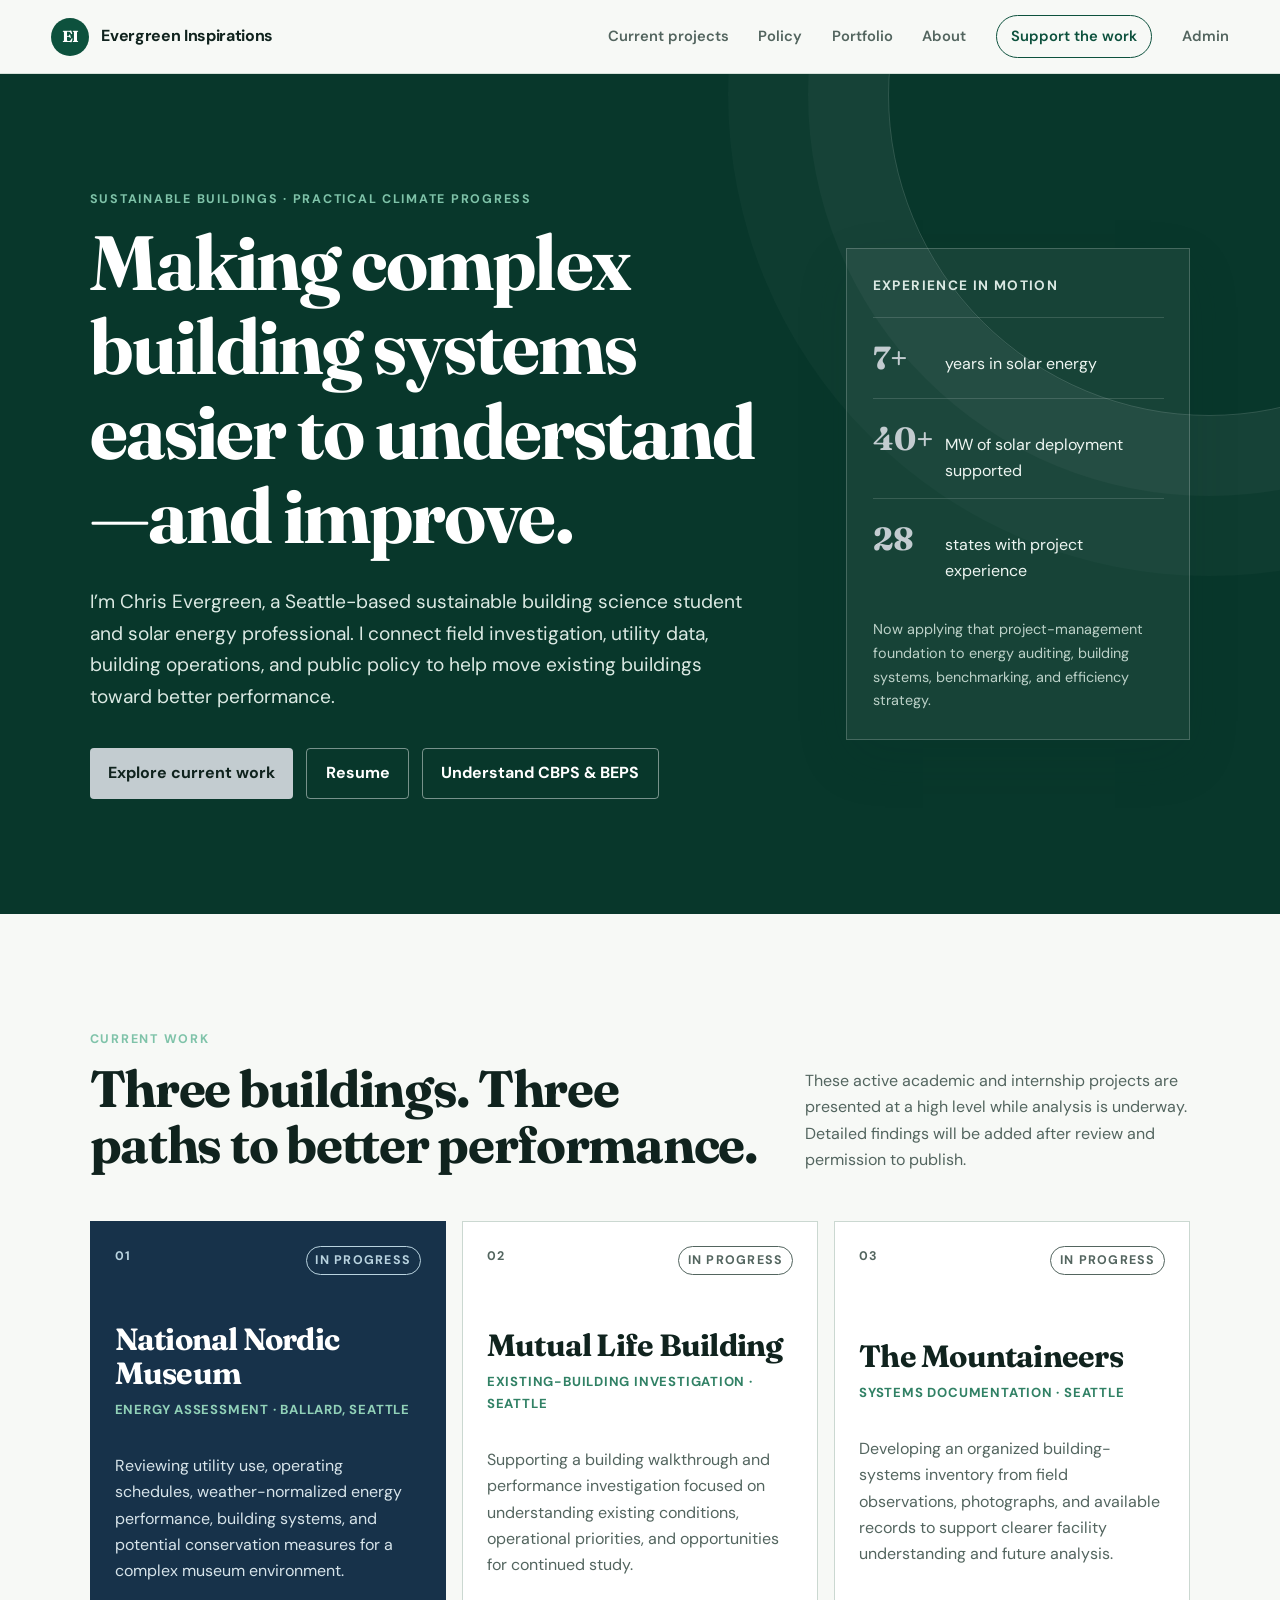
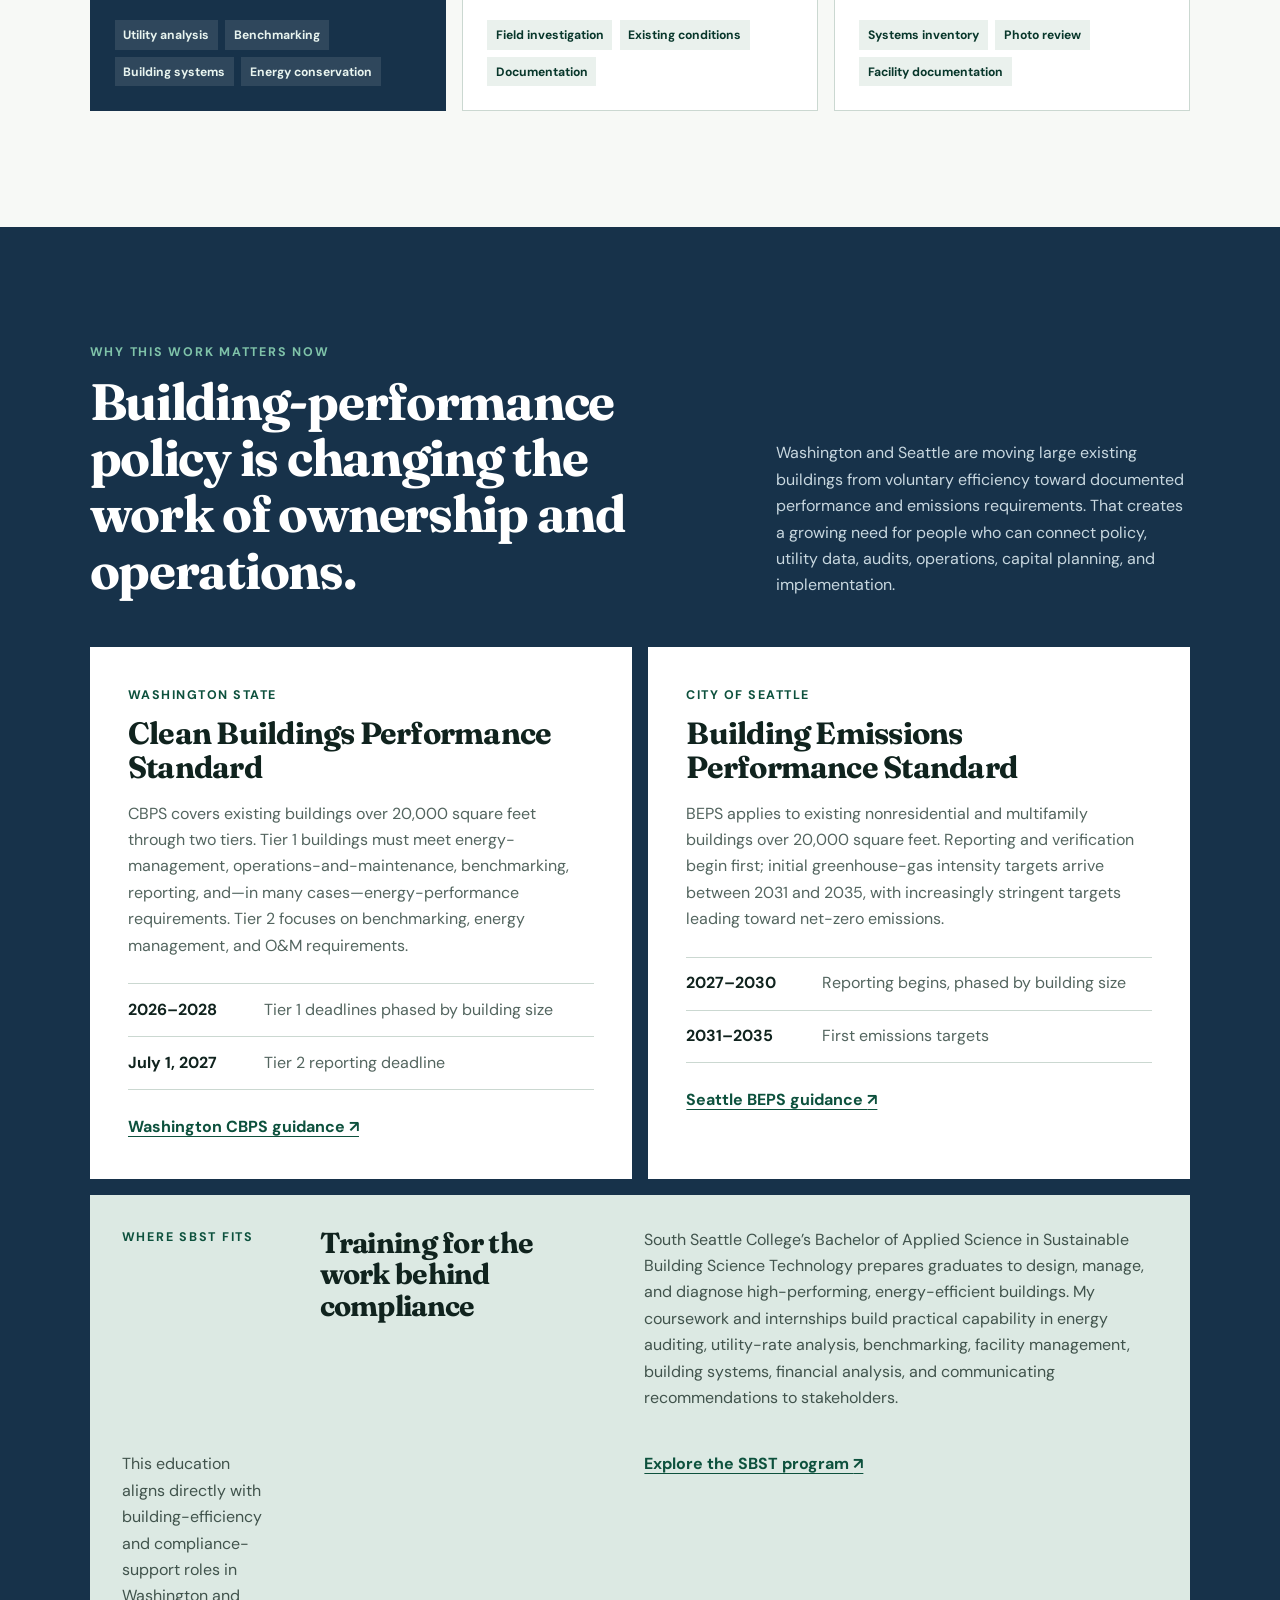
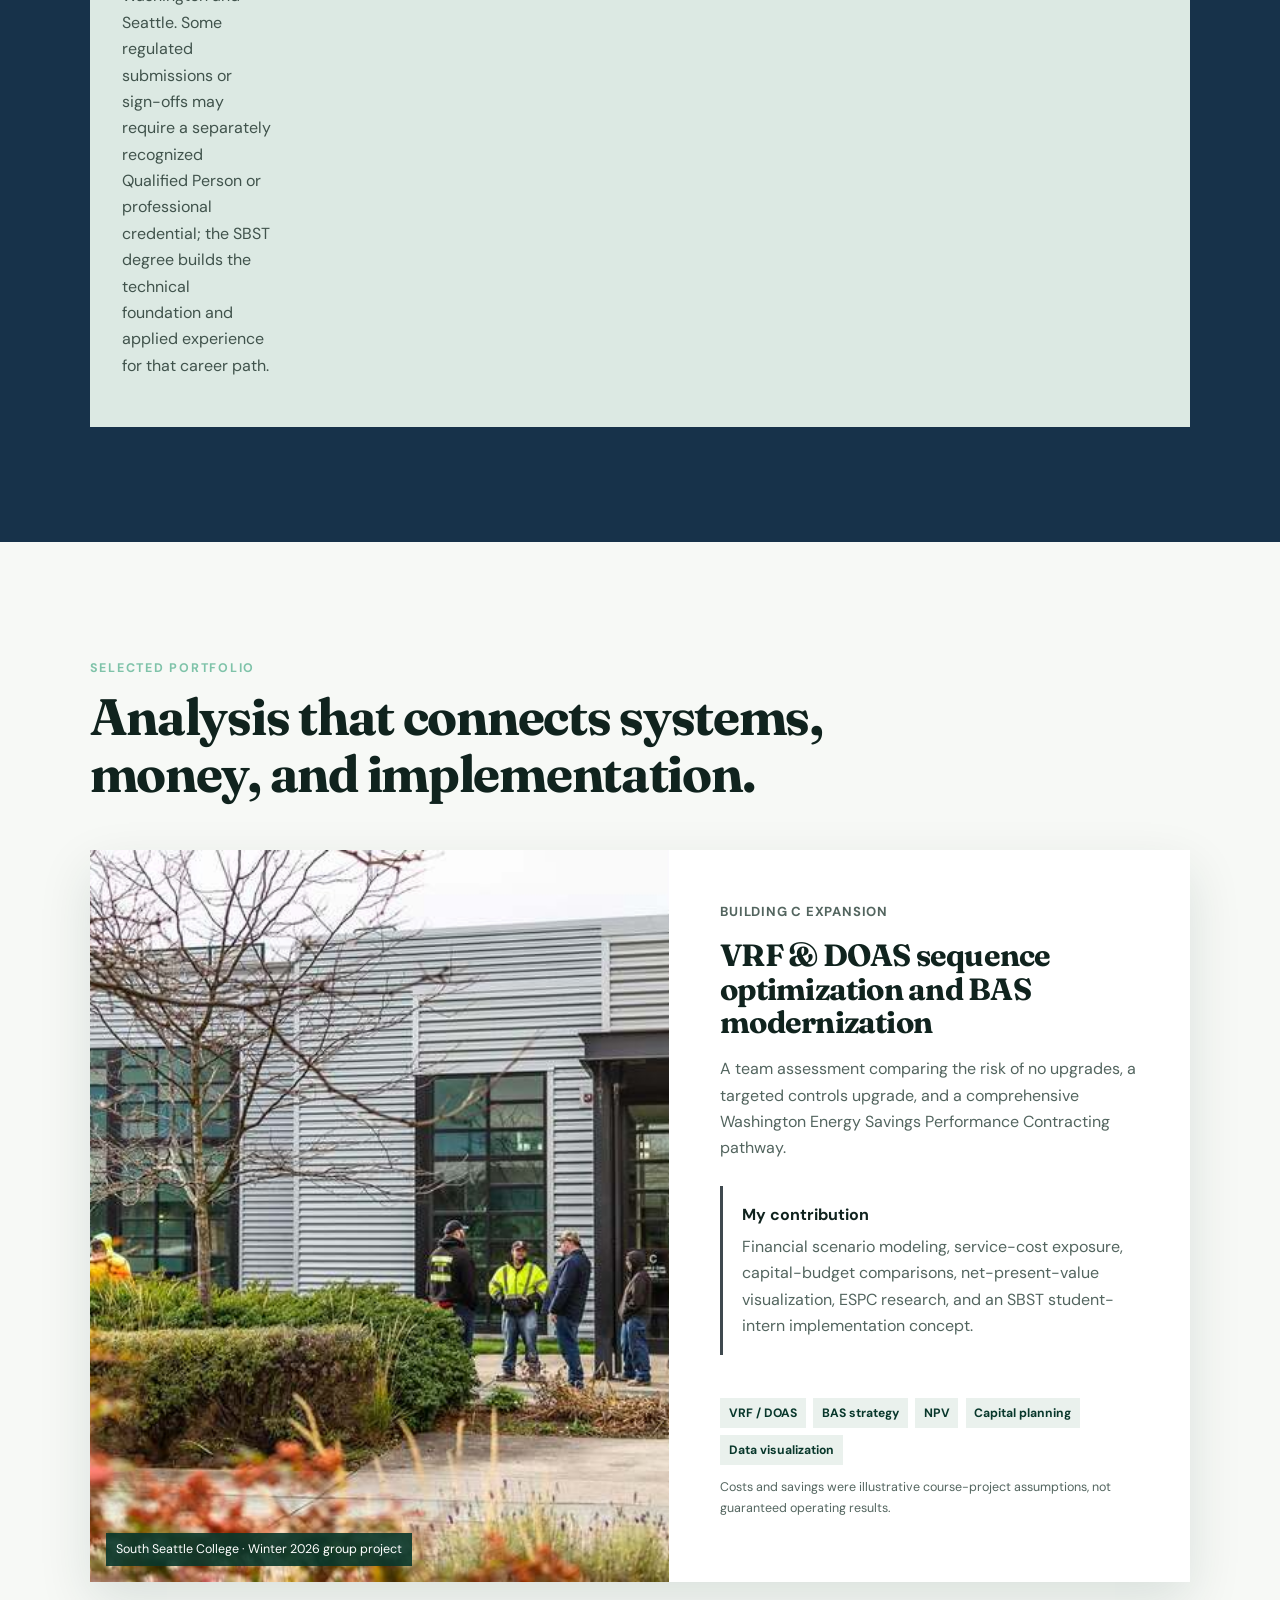
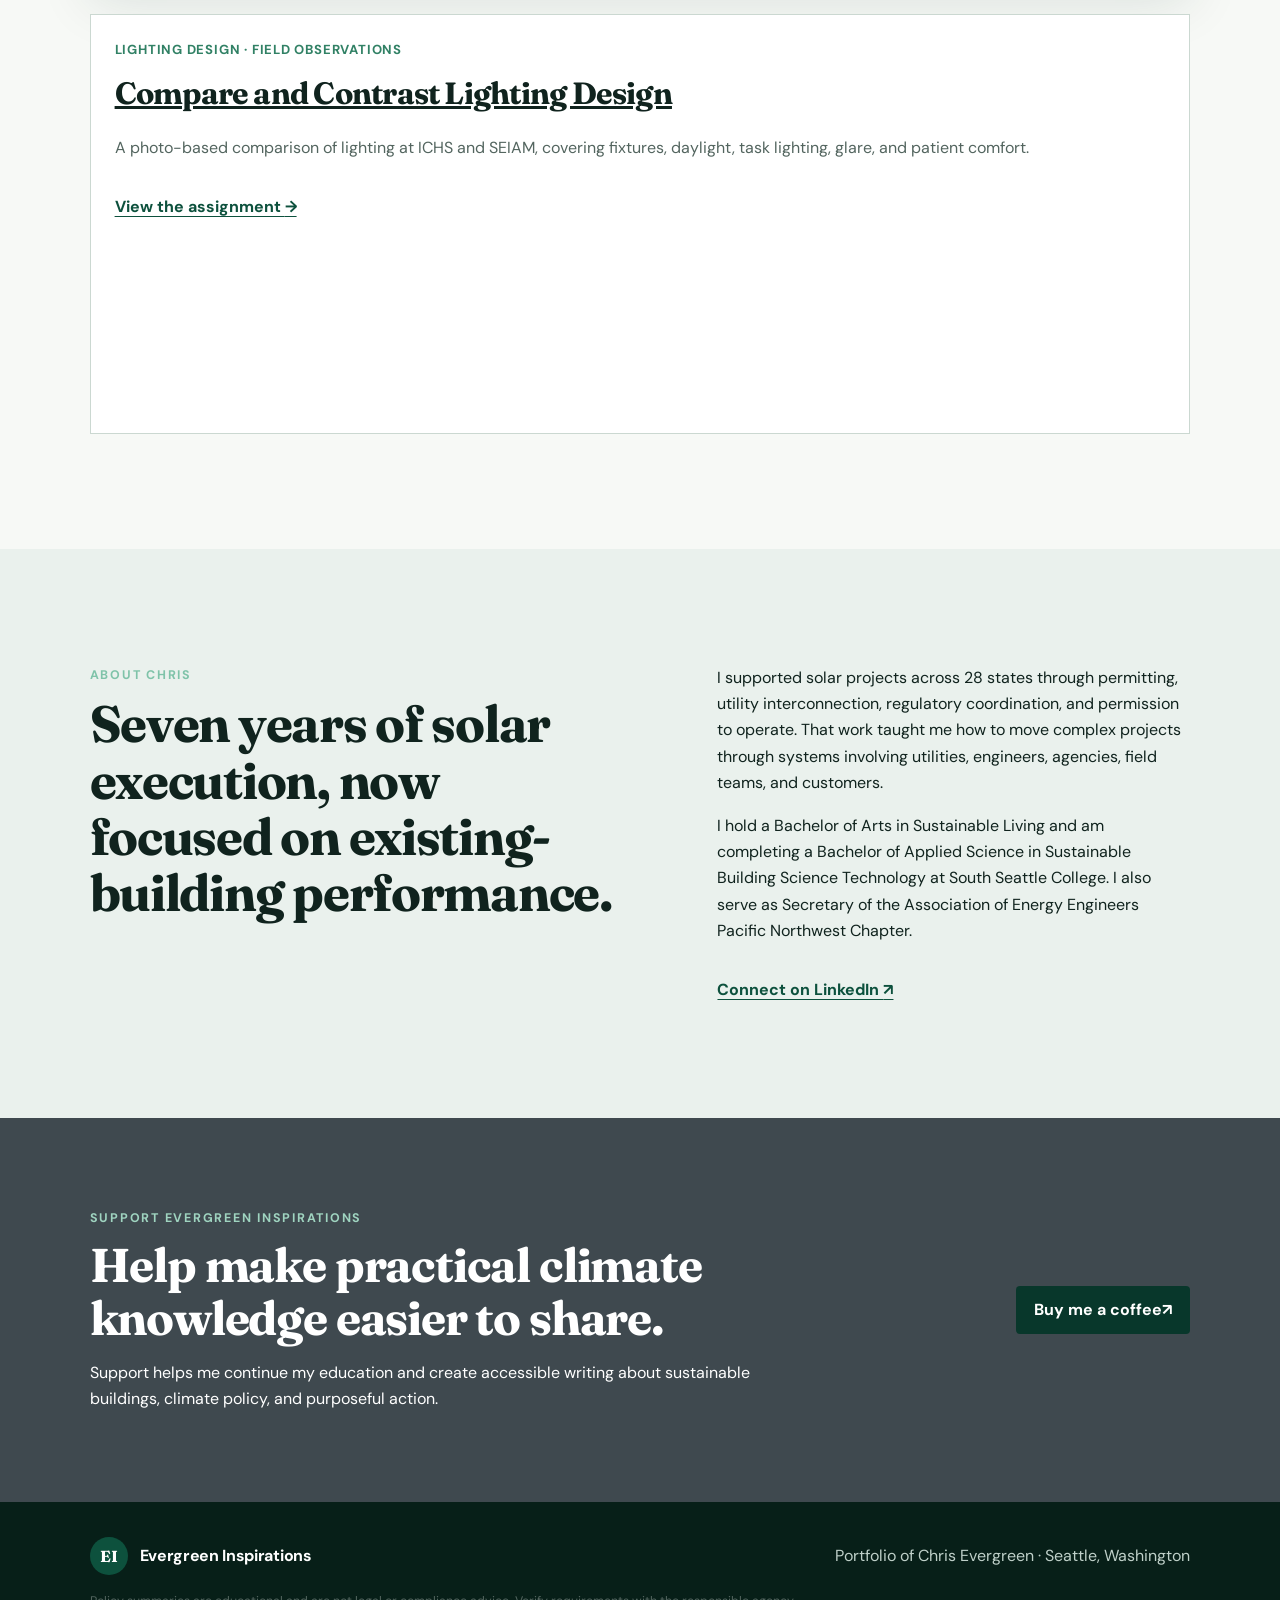
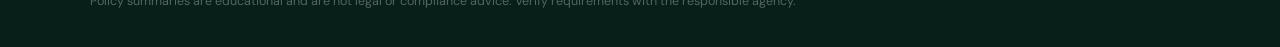
<file: index.html>
<!doctype html>
<html lang="en">
<head>
  <meta charset="utf-8">
  <meta name="viewport" content="width=device-width, initial-scale=1">
  <meta name="description" content="Chris Evergreen's portfolio in sustainable buildings, solar project management, building performance, and climate-focused work.">
  <title>Evergreen Inspirations | Chris Evergreen</title>
  <link rel="preconnect" href="https://fonts.googleapis.com">
  <link rel="preconnect" href="https://fonts.gstatic.com" crossorigin>
  <link href="https://fonts.googleapis.com/css2?family=DM+Sans:wght@400;500;600;700&family=Fraunces:opsz,wght@9..144,600;9..144,700&display=swap" rel="stylesheet">
  <link rel="stylesheet" href="styles.css">
</head>
<body>
  <a class="skip-link" href="#main">Skip to content</a>

  <header class="site-header">
    <a class="brand" href="#top" aria-label="Evergreen Inspirations home">
      <span class="brand-mark" aria-hidden="true">EI</span>
      <span>Evergreen Inspirations</span>
    </a>
    <button class="menu-button" type="button" aria-expanded="false" aria-controls="site-nav">Menu</button>
    <nav id="site-nav" aria-label="Primary navigation">
      <a href="#projects">Current projects</a>
      <a href="#policy">Policy</a>
      <a href="#portfolio">Portfolio</a>
      <a href="#about">About</a>
      <a class="nav-support" href="#support">Support the work</a>
      <a class="nav-admin" href="https://evergreen-private-tools.chris-c-evergreen.workers.dev/">Admin</a>
    </nav>
  </header>

  <main id="main">
    <section class="hero" id="top">
      <div class="hero-copy">
        <p class="eyebrow">Sustainable buildings · practical climate progress</p>
        <h1>Making complex building systems easier to understand—and improve.</h1>
        <p class="hero-lede">I’m Chris Evergreen, a Seattle-based sustainable building science student and solar energy professional. I connect field investigation, utility data, building operations, and public policy to help move existing buildings toward better performance.</p>
        <div class="hero-actions">
          <a class="button primary" href="#projects">Explore current work</a>
          <a class="button secondary" href="https://docs.google.com/document/d/1_U2MOofIrPfJ6t7437i77Ry3I0XwsGccCtPsd03Qrzs/view" target="_blank" rel="noopener noreferrer">Resume</a>
          <a class="button secondary" href="#policy">Understand CBPS &amp; BEPS</a>
        </div>
      </div>
      <aside class="impact-panel" aria-label="Experience highlights">
        <p class="impact-kicker">Experience in motion</p>
        <dl>
          <div><dt>7+</dt><dd>years in solar energy</dd></div>
          <div><dt>40+</dt><dd>MW of solar deployment supported</dd></div>
          <div><dt>28</dt><dd>states with project experience</dd></div>
        </dl>
        <p class="impact-note">Now applying that project-management foundation to energy auditing, building systems, benchmarking, and efficiency strategy.</p>
      </aside>
    </section>

    <section class="section projects-section" id="projects">
      <div class="section-heading">
        <div>
          <p class="eyebrow">Current work</p>
          <h2>Three buildings. Three paths to better performance.</h2>
        </div>
        <p>These active academic and internship projects are presented at a high level while analysis is underway. Detailed findings will be added after review and permission to publish.</p>
      </div>

      <div class="project-grid">
        <article class="project-card featured">
          <div class="card-topline"><span>01</span><span class="status">In progress</span></div>
          <h3>National Nordic Museum</h3>
          <p class="project-type">Energy assessment · Ballard, Seattle</p>
          <p>Reviewing utility use, operating schedules, weather-normalized energy performance, building systems, and potential conservation measures for a complex museum environment.</p>
          <ul class="tag-list" aria-label="Project skills">
            <li>Utility analysis</li><li>Benchmarking</li><li>Building systems</li><li>Energy conservation</li>
          </ul>
        </article>

        <article class="project-card">
          <div class="card-topline"><span>02</span><span class="status">In progress</span></div>
          <h3>Mutual Life Building</h3>
          <p class="project-type">Existing-building investigation · Seattle</p>
          <p>Supporting a building walkthrough and performance investigation focused on understanding existing conditions, operational priorities, and opportunities for continued study.</p>
          <ul class="tag-list" aria-label="Project skills">
            <li>Field investigation</li><li>Existing conditions</li><li>Documentation</li>
          </ul>
        </article>

        <article class="project-card">
          <div class="card-topline"><span>03</span><span class="status">In progress</span></div>
          <h3>The Mountaineers</h3>
          <p class="project-type">Systems documentation · Seattle</p>
          <p>Developing an organized building-systems inventory from field observations, photographs, and available records to support clearer facility understanding and future analysis.</p>
          <ul class="tag-list" aria-label="Project skills">
            <li>Systems inventory</li><li>Photo review</li><li>Facility documentation</li>
          </ul>
        </article>
      </div>
    </section>

    <section class="section policy-section" id="policy">
      <div class="policy-intro">
        <p class="eyebrow">Why this work matters now</p>
        <h2>Building-performance policy is changing the work of ownership and operations.</h2>
        <p>Washington and Seattle are moving large existing buildings from voluntary efficiency toward documented performance and emissions requirements. That creates a growing need for people who can connect policy, utility data, audits, operations, capital planning, and implementation.</p>
      </div>

      <div class="policy-grid">
        <article class="policy-card">
          <p class="policy-jurisdiction">Washington State</p>
          <h3>Clean Buildings Performance Standard</h3>
          <p>CBPS covers existing buildings over 20,000 square feet through two tiers. Tier 1 buildings must meet energy-management, operations-and-maintenance, benchmarking, reporting, and—in many cases—energy-performance requirements. Tier 2 focuses on benchmarking, energy management, and O&amp;M requirements.</p>
          <div class="deadline-list" aria-label="CBPS deadlines">
            <p><strong>2026–2028</strong><span>Tier 1 deadlines phased by building size</span></p>
            <p><strong>July 1, 2027</strong><span>Tier 2 reporting deadline</span></p>
          </div>
          <a href="https://www.commerce.wa.gov/cbps/" target="_blank" rel="noreferrer">Washington CBPS guidance <span aria-hidden="true">↗</span></a>
        </article>

        <article class="policy-card">
          <p class="policy-jurisdiction">City of Seattle</p>
          <h3>Building Emissions Performance Standard</h3>
          <p>BEPS applies to existing nonresidential and multifamily buildings over 20,000 square feet. Reporting and verification begin first; initial greenhouse-gas intensity targets arrive between 2031 and 2035, with increasingly stringent targets leading toward net-zero emissions.</p>
          <div class="deadline-list" aria-label="BEPS deadlines">
            <p><strong>2027–2030</strong><span>Reporting begins, phased by building size</span></p>
            <p><strong>2031–2035</strong><span>First emissions targets</span></p>
          </div>
          <a href="https://www.seattle.gov/environment/climate-change/buildings-and-energy/building-emissions-performance-standard" target="_blank" rel="noreferrer">Seattle BEPS guidance <span aria-hidden="true">↗</span></a>
        </article>
      </div>

      <aside class="qualification-note">
        <p class="eyebrow">Where SBST fits</p>
        <h3>Training for the work behind compliance</h3>
        <p>South Seattle College’s Bachelor of Applied Science in Sustainable Building Science Technology prepares graduates to design, manage, and diagnose high-performing, energy-efficient buildings. My coursework and internships build practical capability in energy auditing, utility-rate analysis, benchmarking, facility management, building systems, financial analysis, and communicating recommendations to stakeholders.</p>
        <p>This education aligns directly with building-efficiency and compliance-support roles in Washington and Seattle. Some regulated submissions or sign-offs may require a separately recognized Qualified Person or professional credential; the SBST degree builds the technical foundation and applied experience for that career path.</p>
        <a href="https://southseattle.edu/programs/sustainable-building-science-technology" target="_blank" rel="noreferrer">Explore the SBST program <span aria-hidden="true">↗</span></a>
      </aside>
    </section>

    <section class="section portfolio-section" id="portfolio">
      <div class="section-heading compact">
        <div>
          <p class="eyebrow">Selected portfolio</p>
          <h2>Analysis that connects systems, money, and implementation.</h2>
        </div>
      </div>

      <article class="case-study">
        <div class="case-image">
          <img src="[data-uri]" alt="Gene J. Colin Education Hall at South Seattle College">
          <p>South Seattle College · Winter 2026 group project</p>
        </div>
        <div class="case-copy">
          <p class="project-type">Building C Expansion</p>
          <h3>VRF &amp; DOAS sequence optimization and BAS modernization</h3>
          <p>A team assessment comparing the risk of no upgrades, a targeted controls upgrade, and a comprehensive Washington Energy Savings Performance Contracting pathway.</p>
          <div class="contribution">
            <h4>My contribution</h4>
            <p>Financial scenario modeling, service-cost exposure, capital-budget comparisons, net-present-value visualization, ESPC research, and an SBST student-intern implementation concept.</p>
          </div>
          <ul class="tag-list" aria-label="Case study skills">
            <li>VRF / DOAS</li><li>BAS strategy</li><li>NPV</li><li>Capital planning</li><li>Data visualization</li>
          </ul>
          <p class="fine-print">Costs and savings were illustrative course-project assumptions, not guaranteed operating results.</p>
        </div>
      </article>
      <article class="project-card" style="margin-top: 2rem;">
        <p class="project-type">Lighting design · Field observations</p>
        <h3><a href="portfolio/lighting-design/">Compare and Contrast Lighting Design</a></h3>
        <p>A photo-based comparison of lighting at ICHS and SEIAM, covering fixtures, daylight, task lighting, glare, and patient comfort.</p>
        <a class="text-link" href="portfolio/lighting-design/">View the assignment <span aria-hidden="true">→</span></a>
      </article>
    </section>

    <section class="section about-section" id="about">
      <div>
        <p class="eyebrow">About Chris</p>
        <h2>Seven years of solar execution, now focused on existing-building performance.</h2>
      </div>
      <div class="about-copy">
        <p>I supported solar projects across 28 states through permitting, utility interconnection, regulatory coordination, and permission to operate. That work taught me how to move complex projects through systems involving utilities, engineers, agencies, field teams, and customers.</p>
        <p>I hold a Bachelor of Arts in Sustainable Living and am completing a Bachelor of Applied Science in Sustainable Building Science Technology at South Seattle College. I also serve as Secretary of the Association of Energy Engineers Pacific Northwest Chapter.</p>
        <a class="text-link" href="https://www.linkedin.com/in/chris-evergreen" target="_blank" rel="noreferrer">Connect on LinkedIn <span aria-hidden="true">↗</span></a>
      </div>
    </section>

    <section class="support-section" id="support">
      <div>
        <p class="eyebrow">Support Evergreen Inspirations</p>
        <h2>Help make practical climate knowledge easier to share.</h2>
        <p>Support helps me continue my education and create accessible writing about sustainable buildings, climate policy, and purposeful action.</p>
      </div>
      <a class="button" href="https://buymeacoffee.com/evergreen.inspirations" target="_blank" rel="noreferrer">Buy me a coffee <span aria-hidden="true">↗</span></a>
    </section>
  </main>

  <footer>
    <a class="brand footer-brand" href="#top"><span class="brand-mark" aria-hidden="true">EI</span><span>Evergreen Inspirations</span></a>
    <p>Portfolio of Chris Evergreen · Seattle, Washington</p>
    <p class="fine-print">Policy summaries are educational and are not legal or compliance advice. Verify requirements with the responsible agency.</p>
  </footer>

  <script src="script.js"></script>
</body>
</html>
</file>
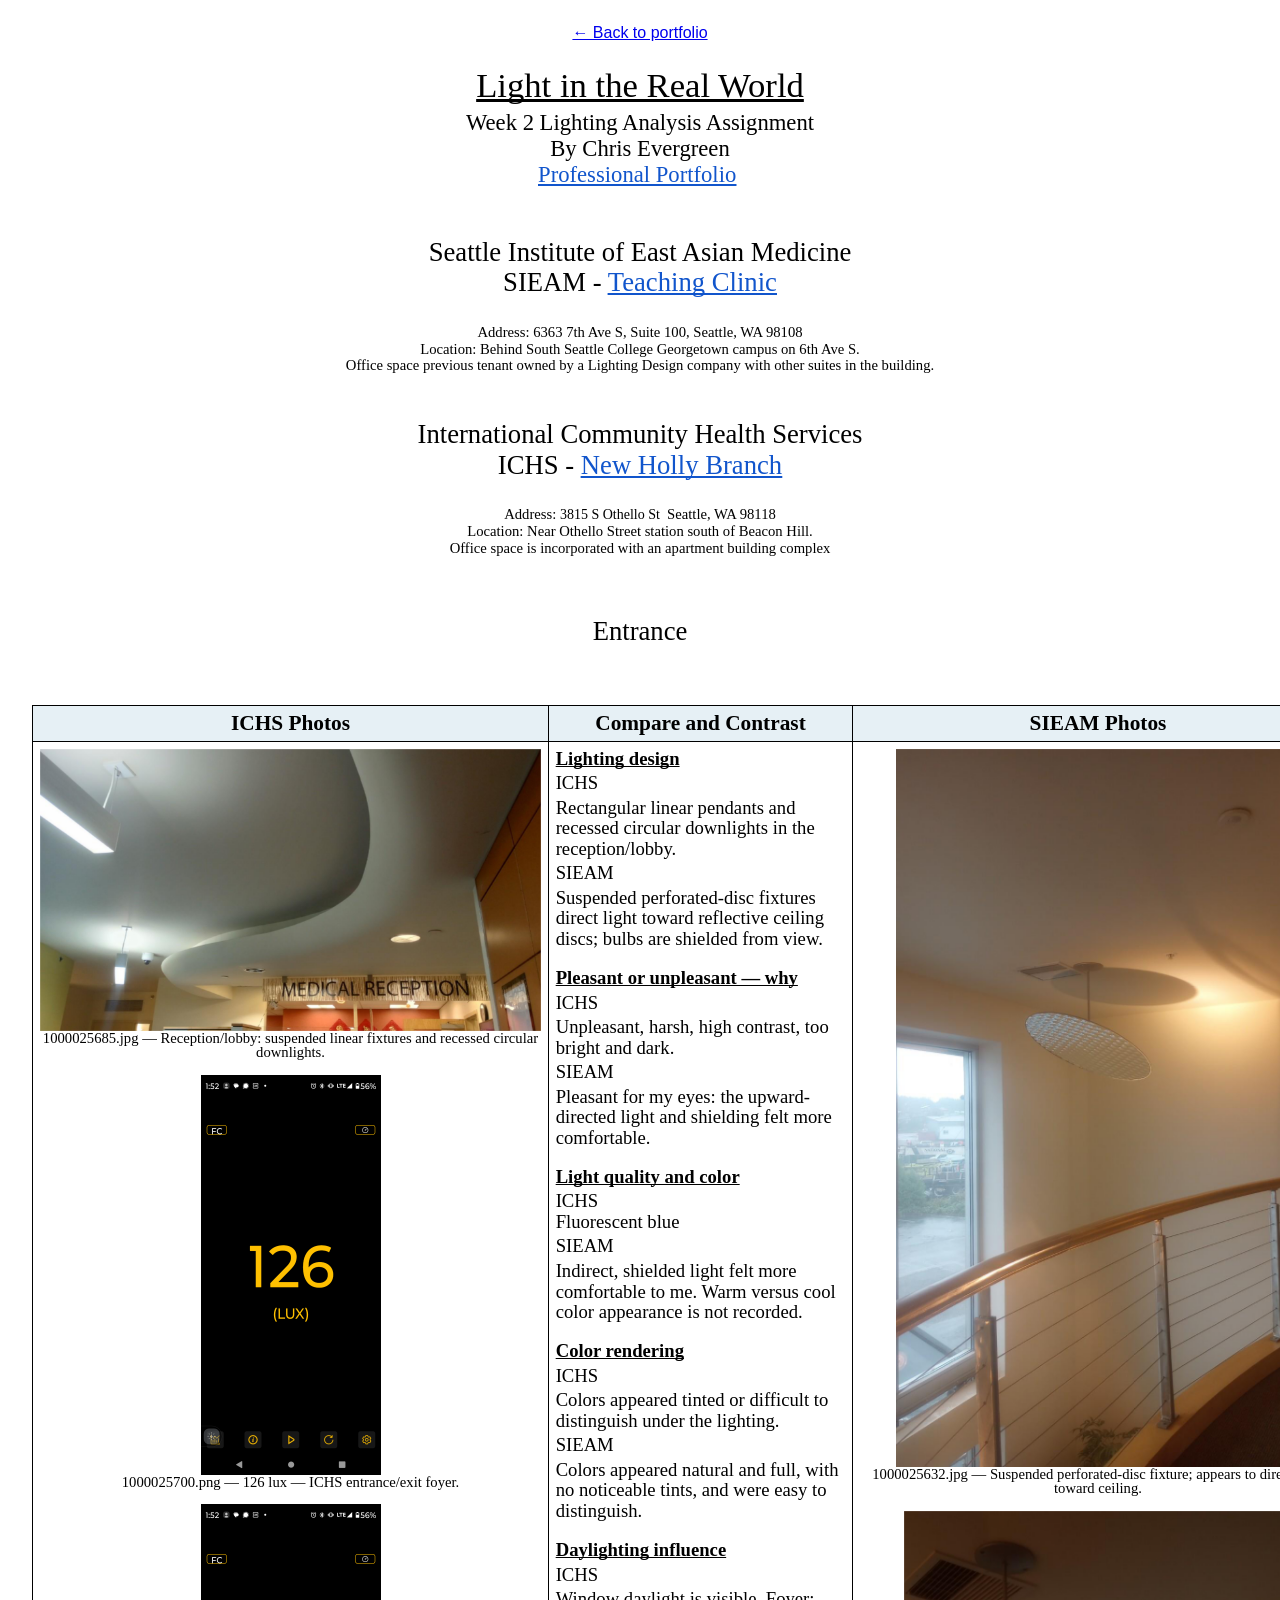
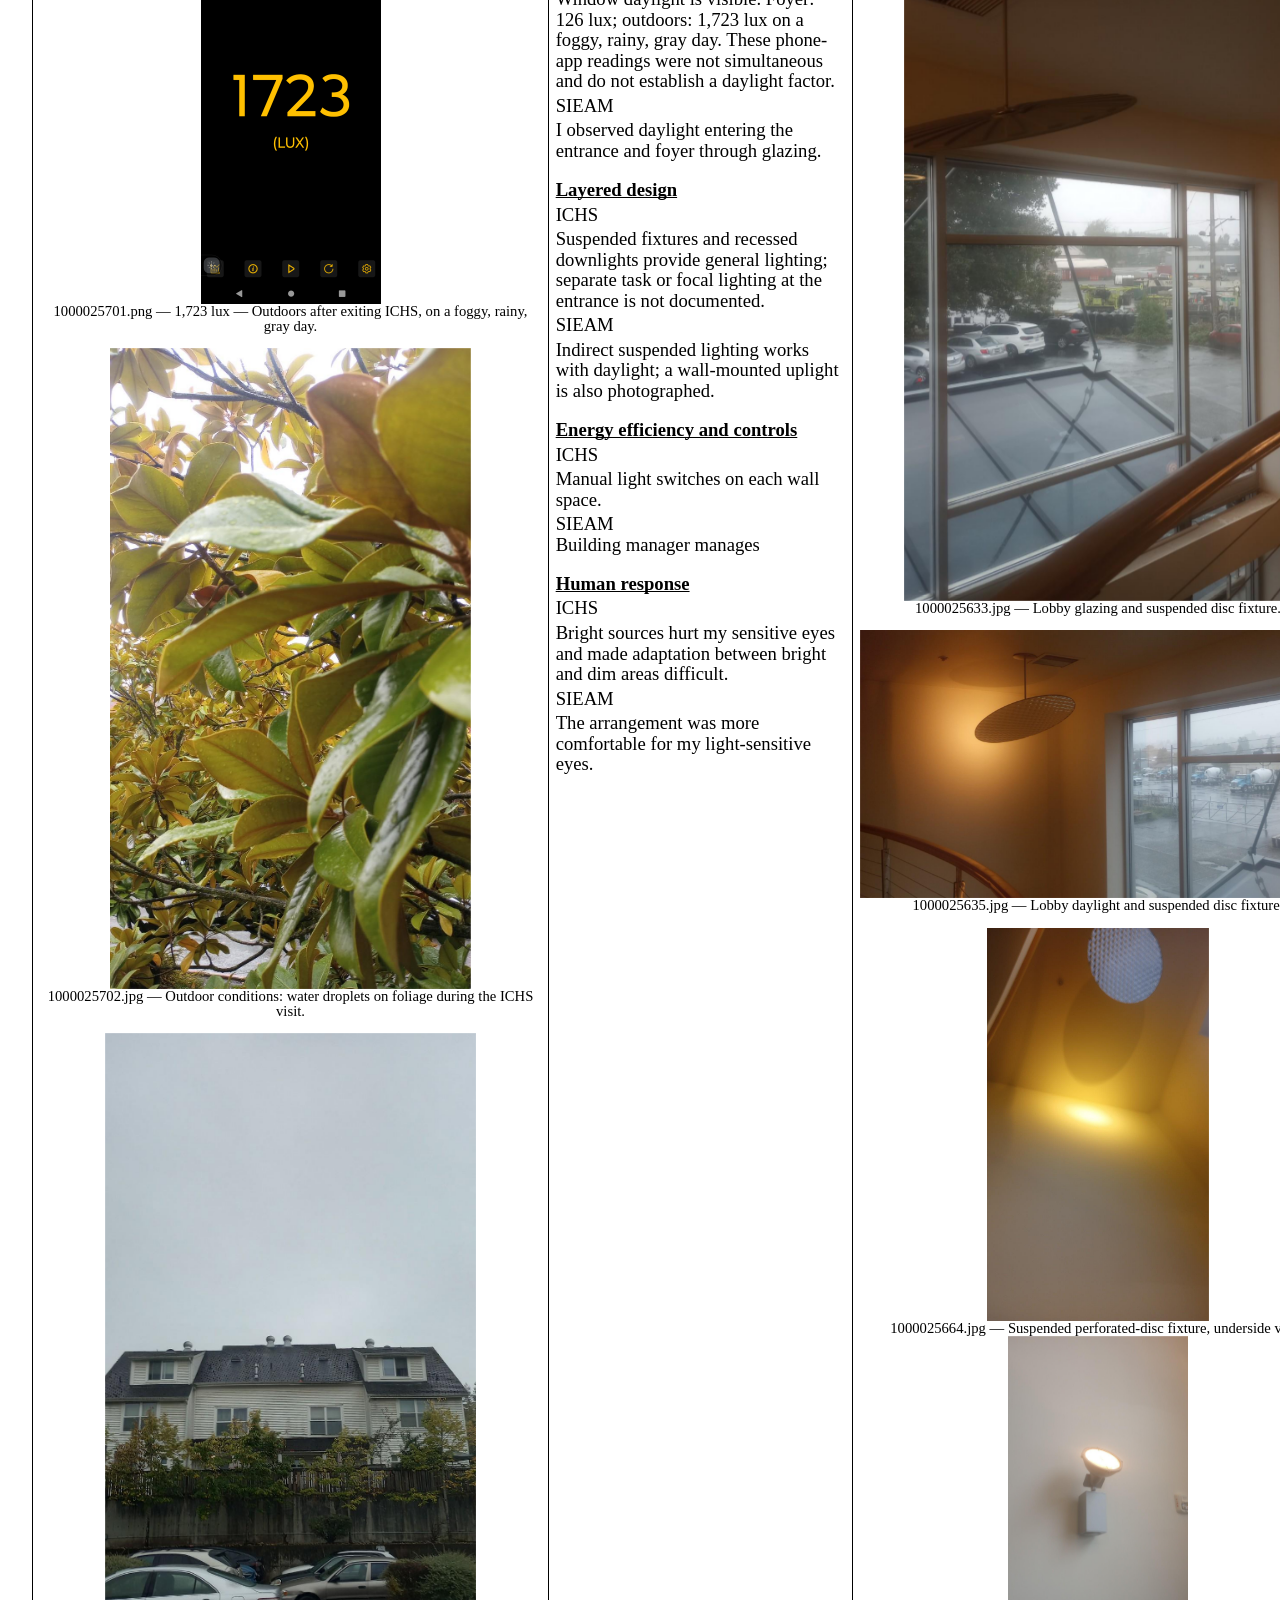
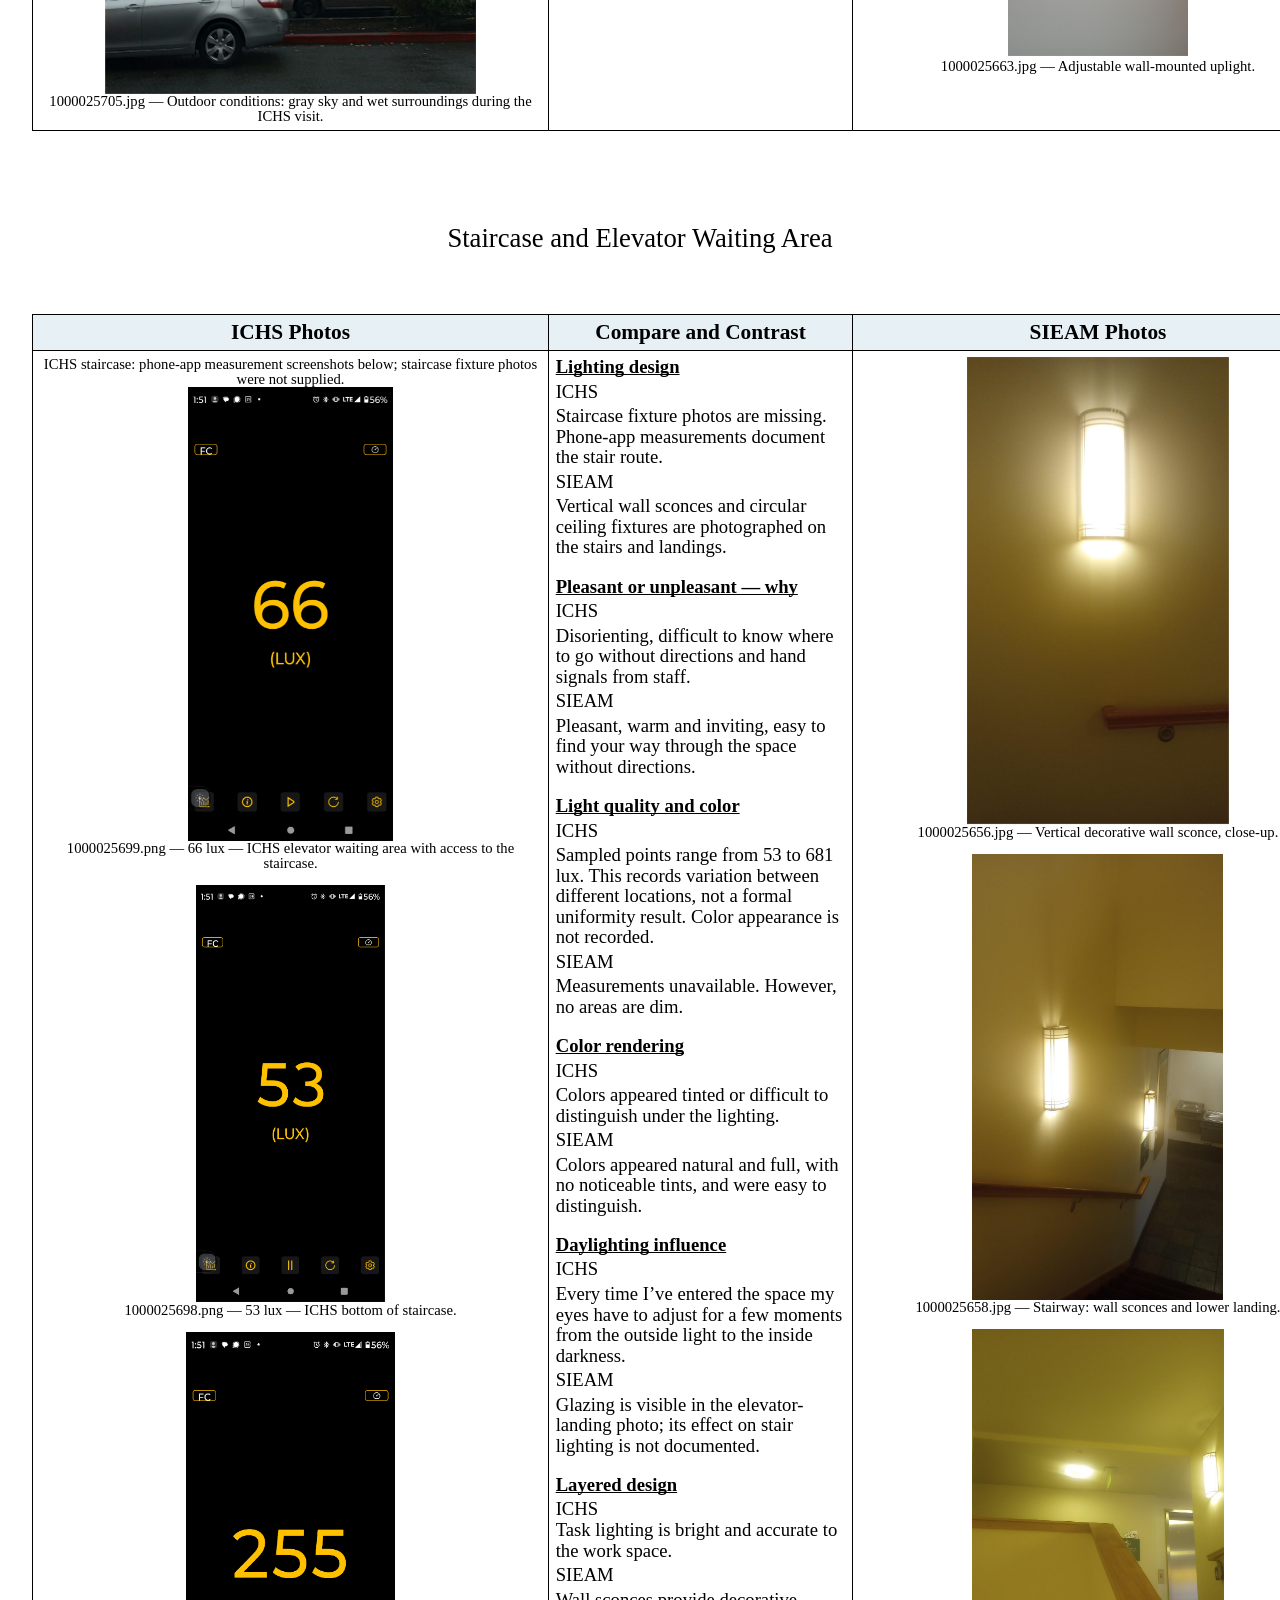
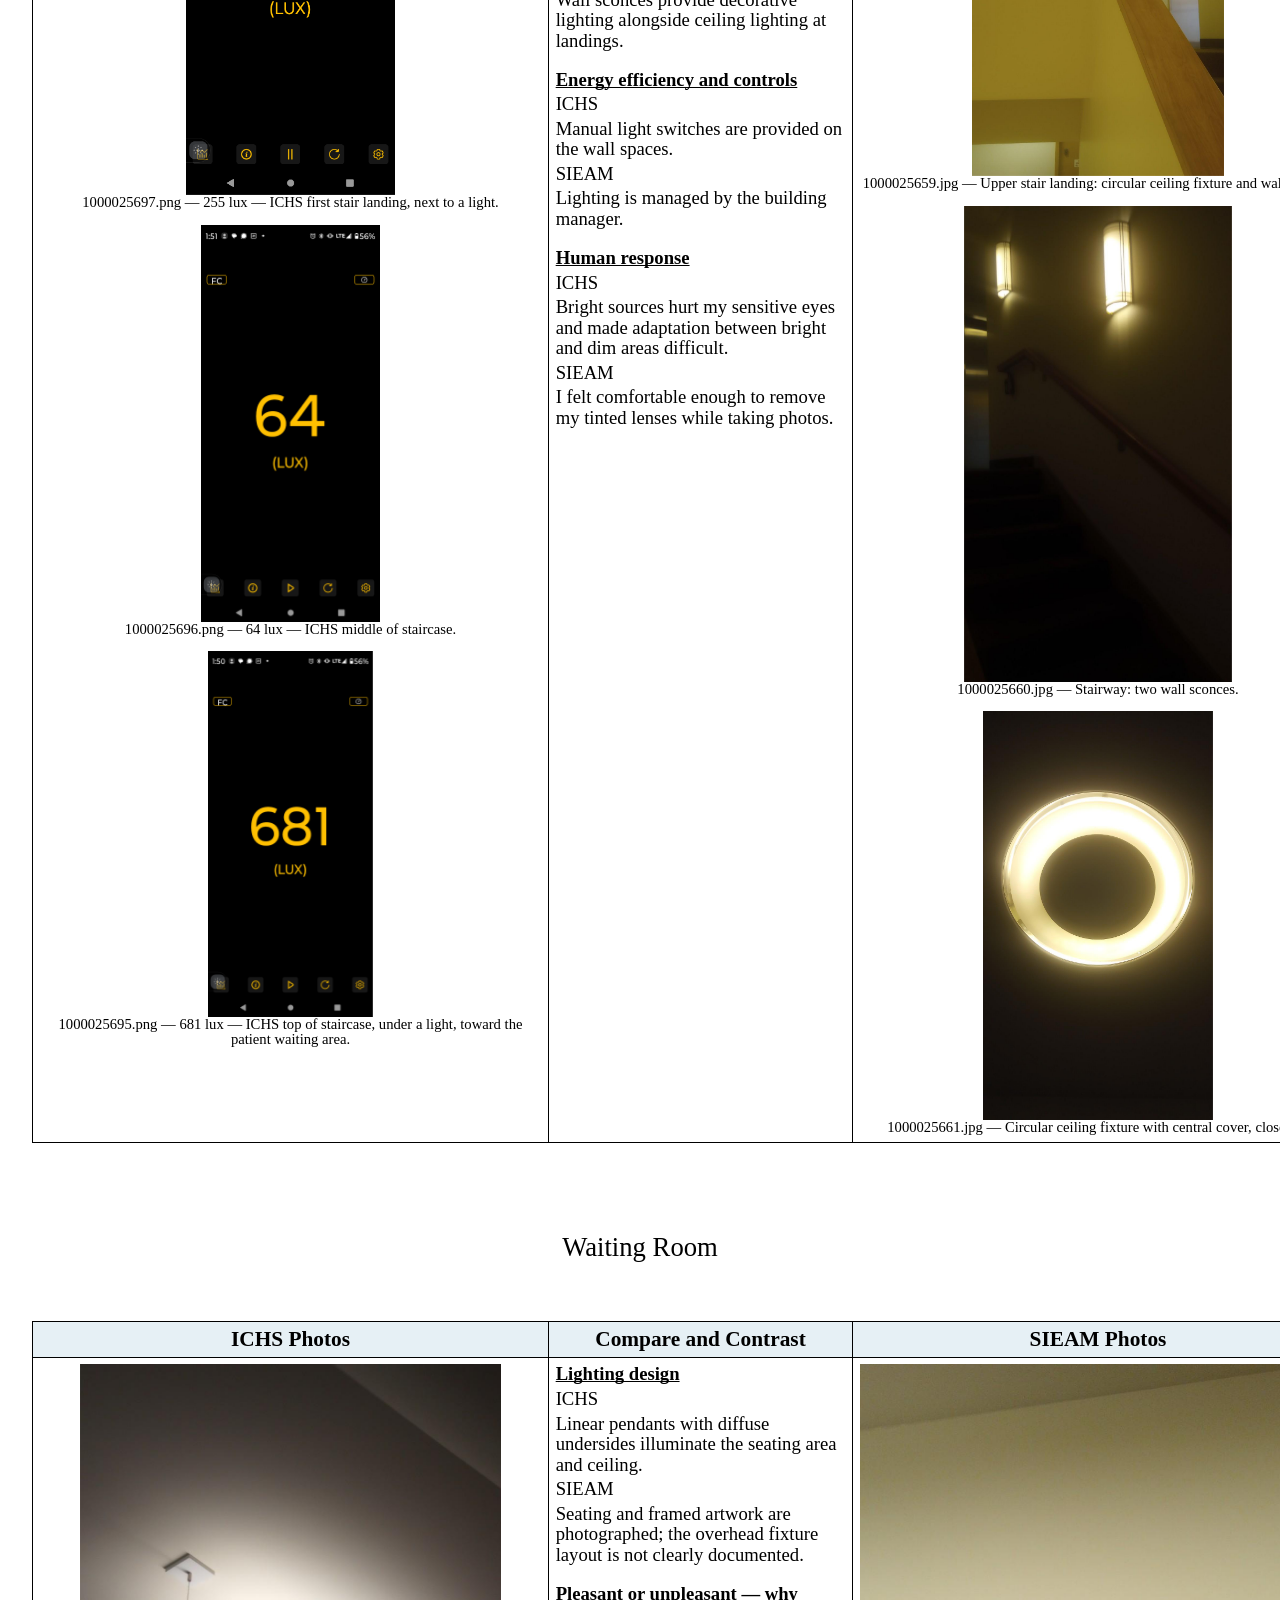
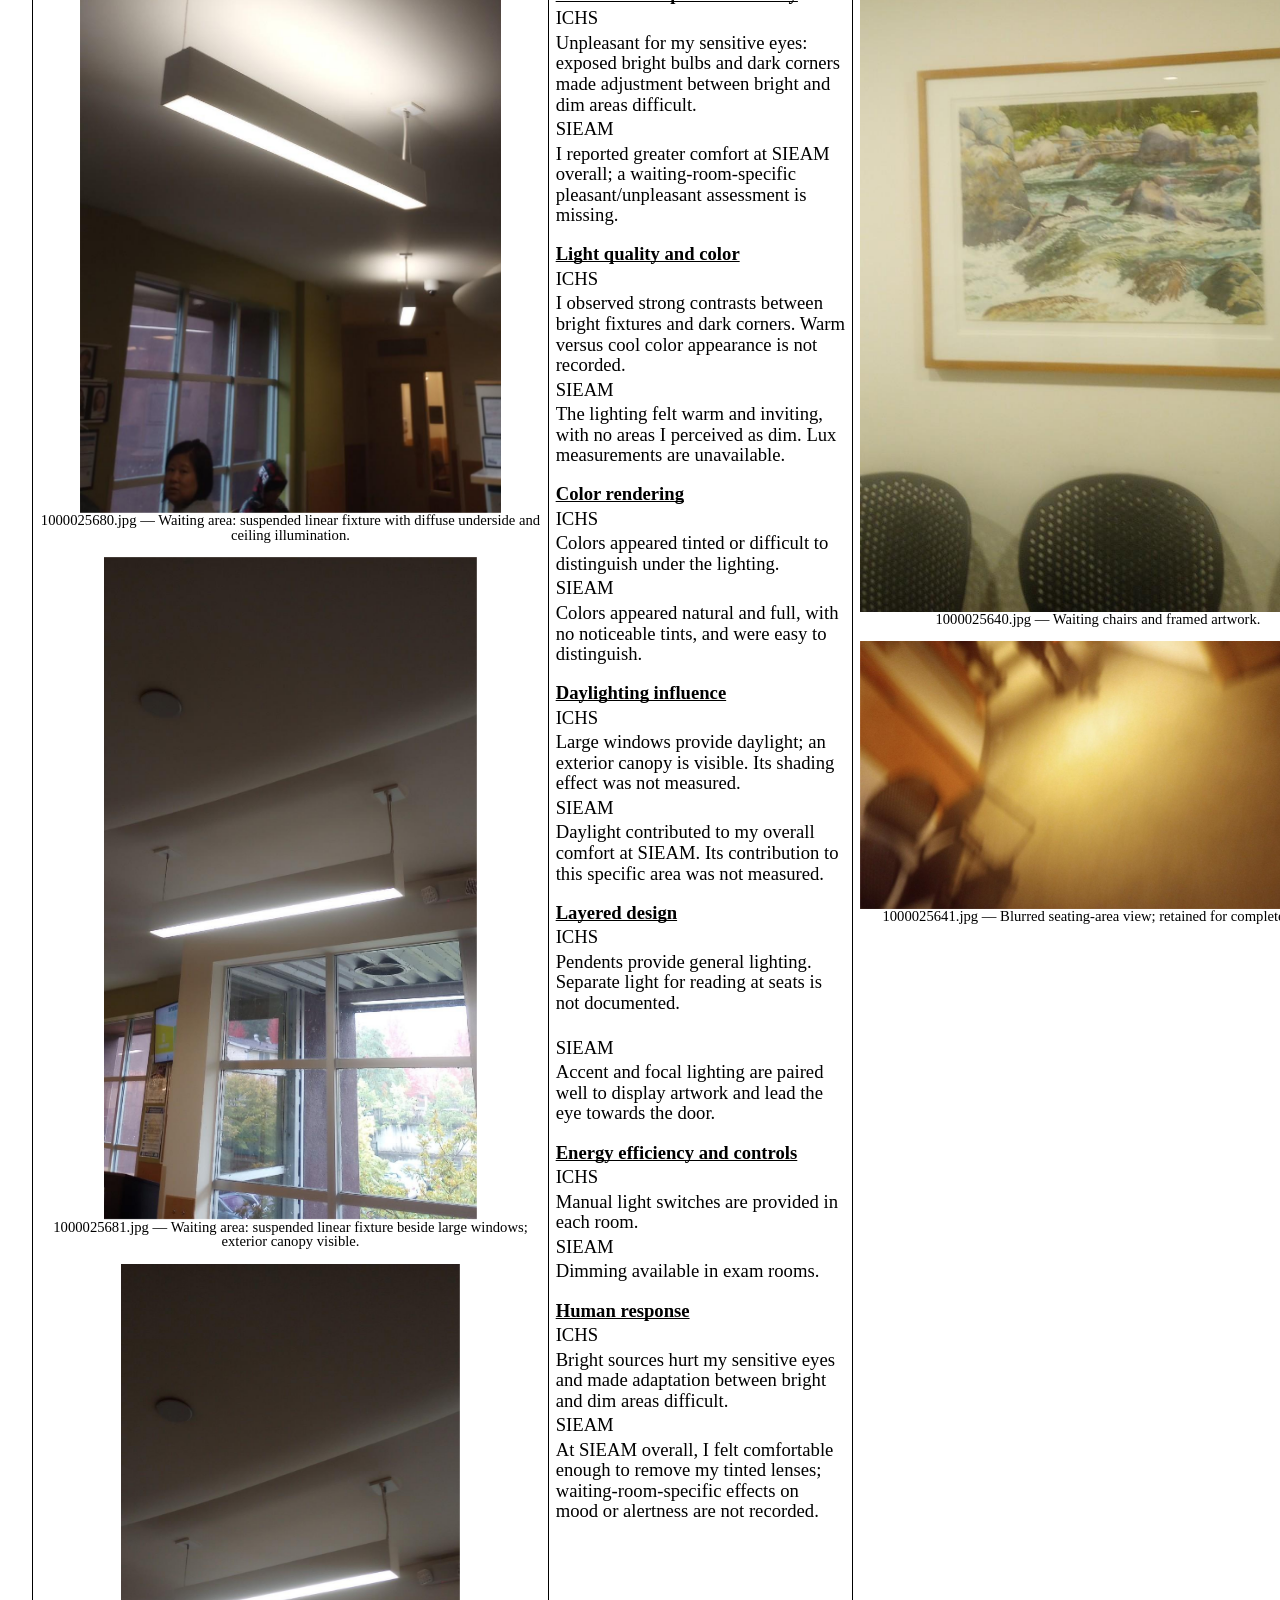
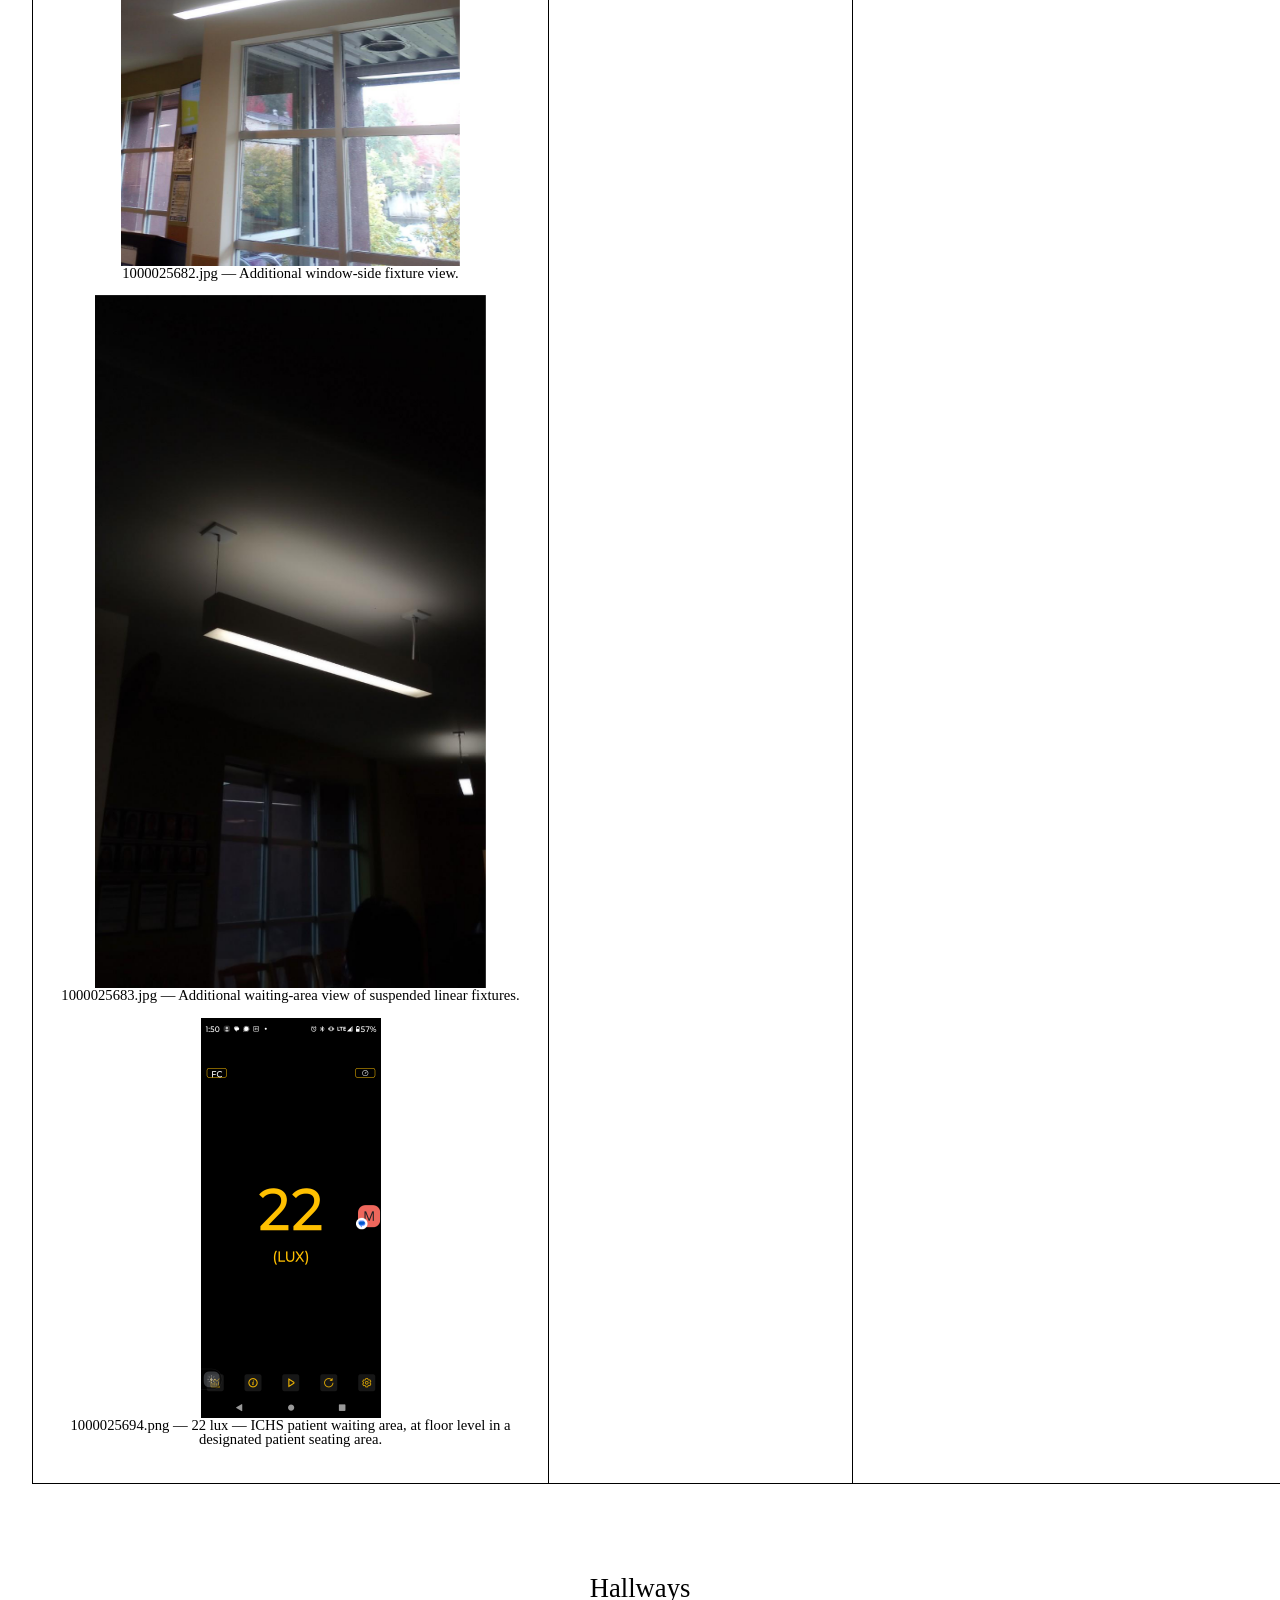
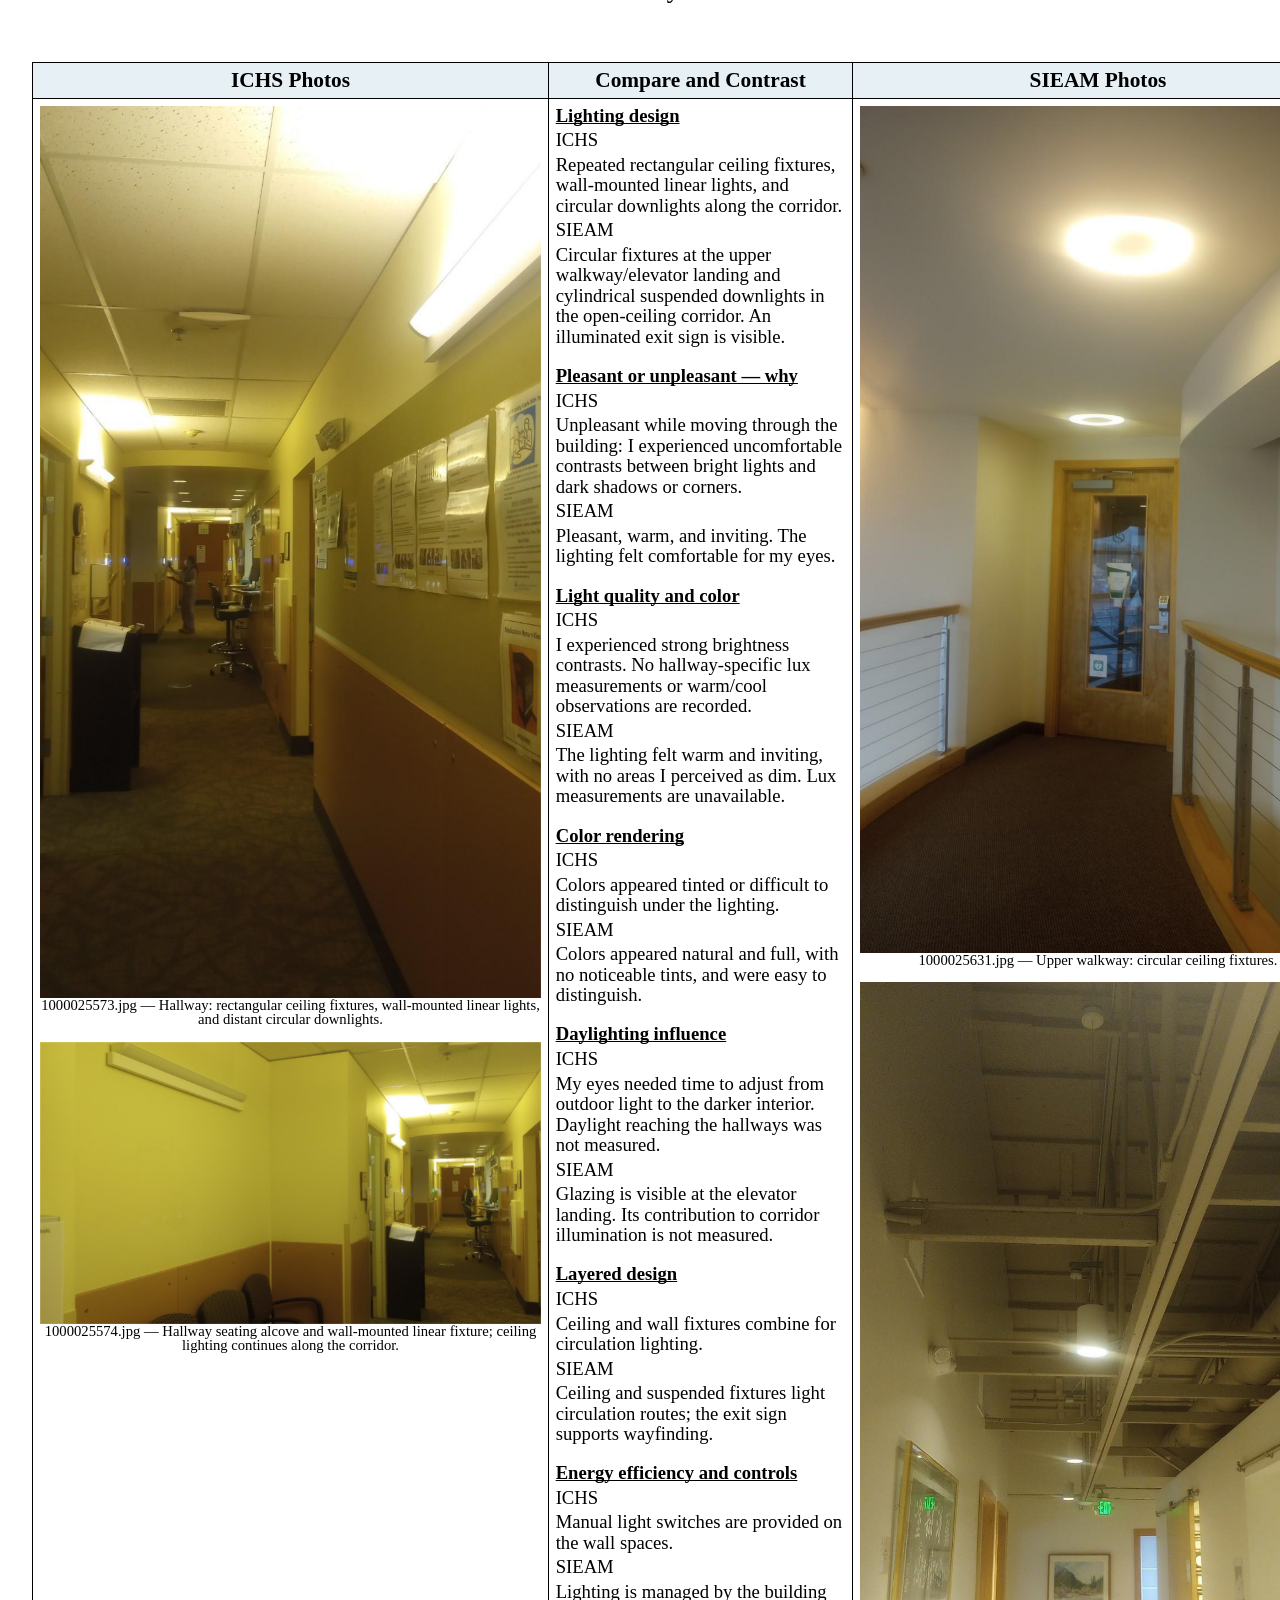
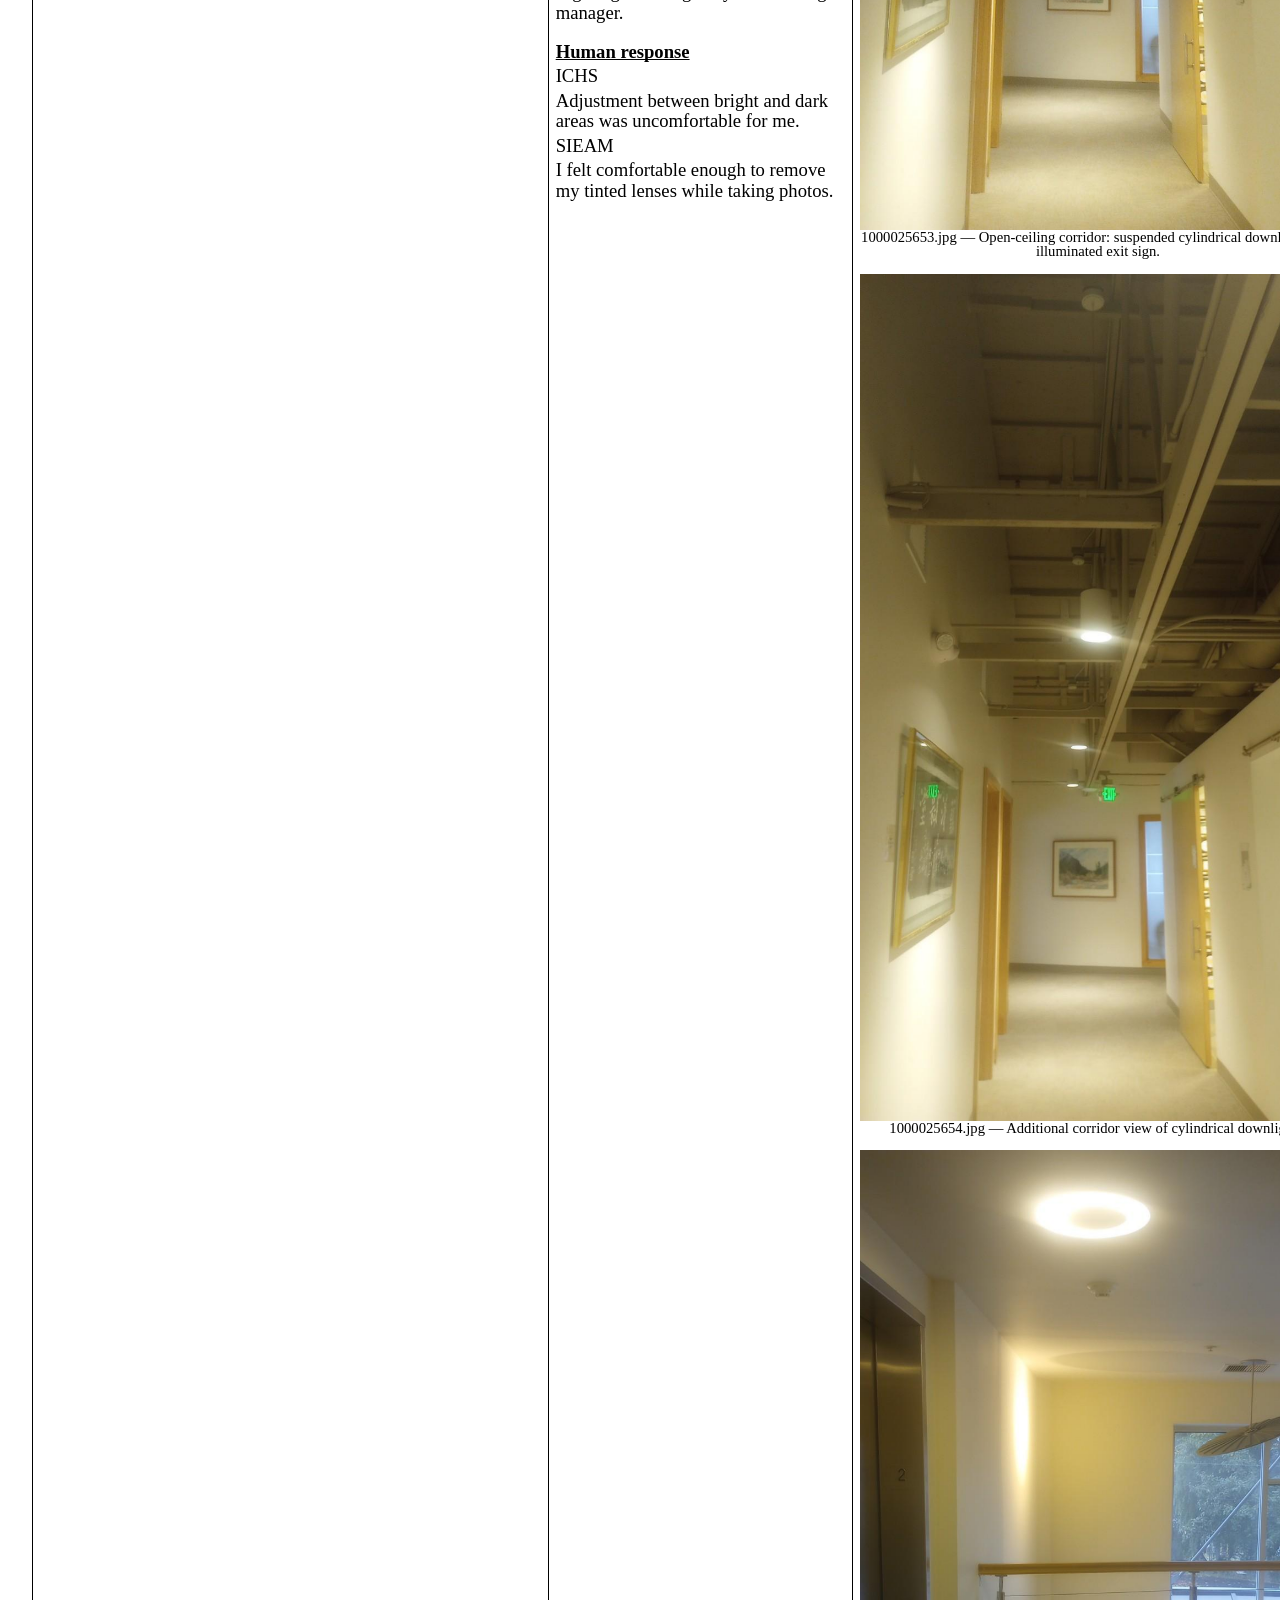
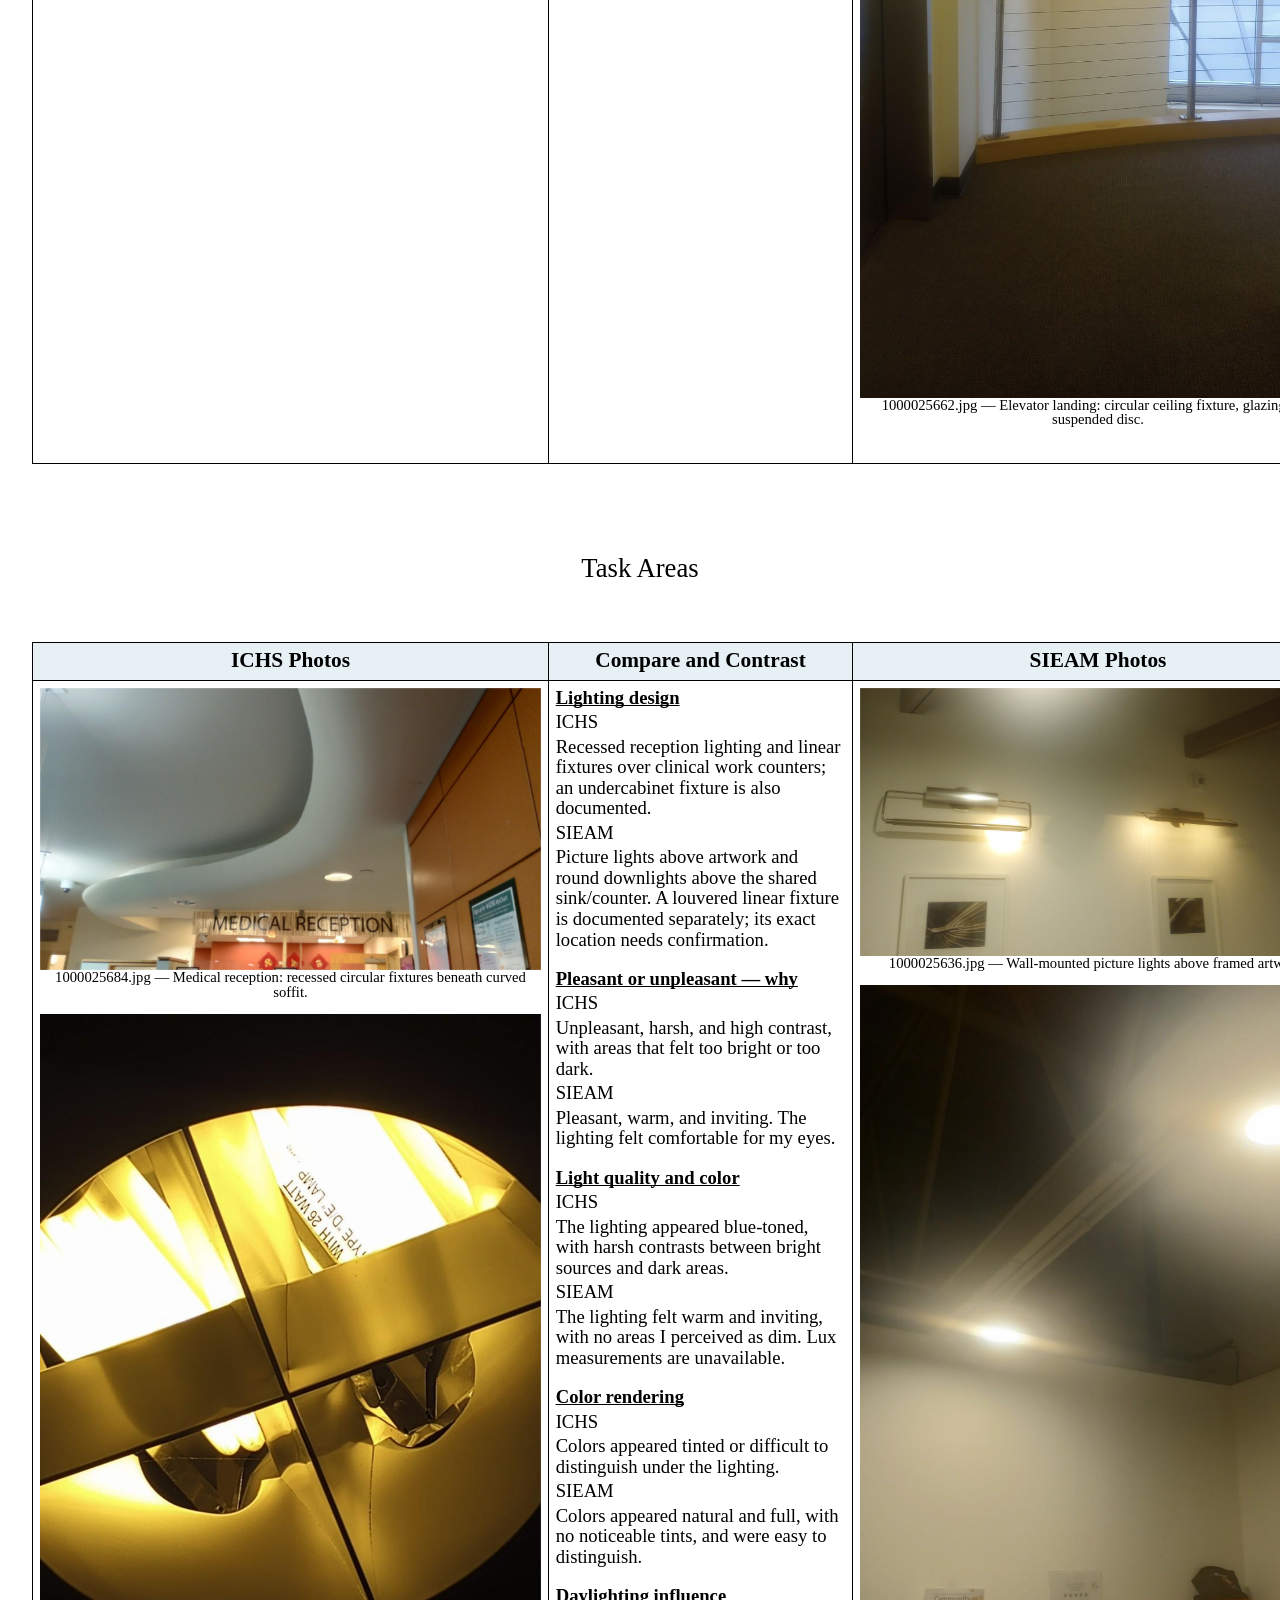
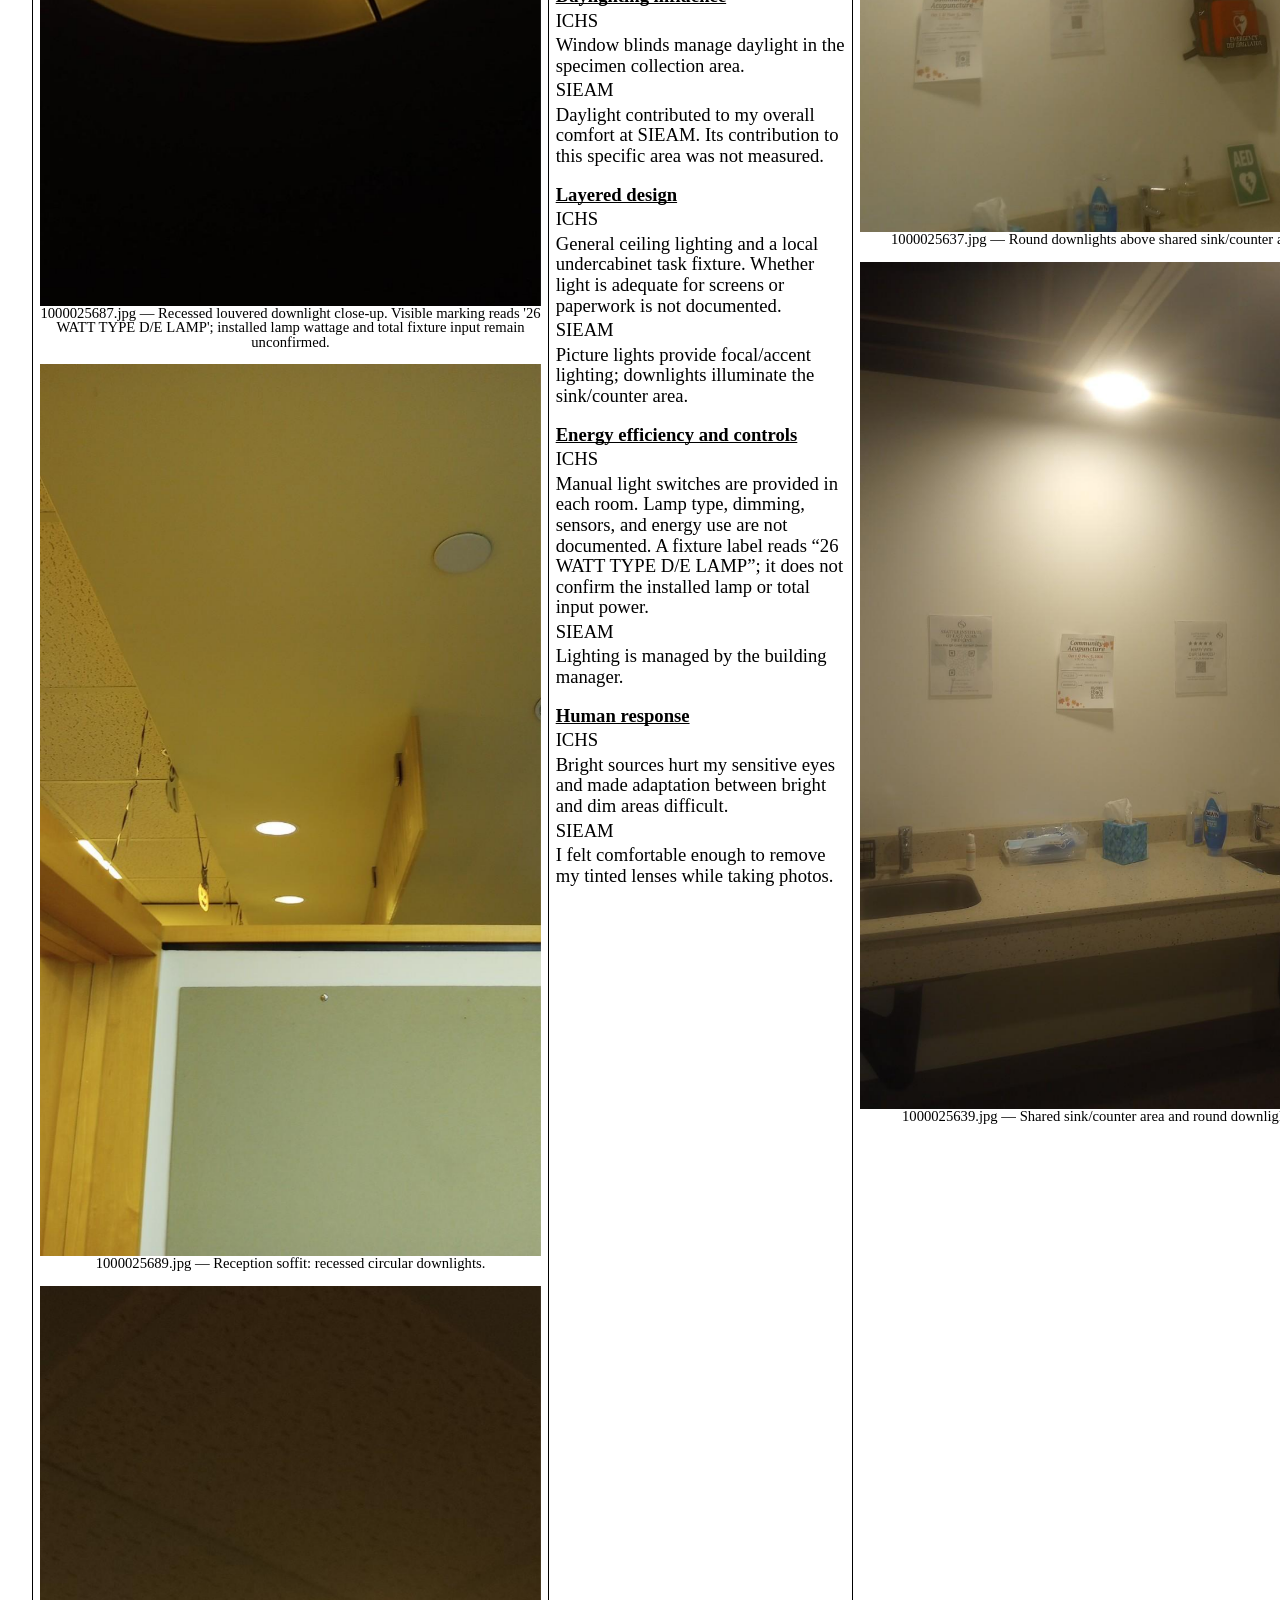
<file: portfolio/lighting-design/index.html>
<html><head><meta name="viewport" content="width=device-width, initial-scale=1"><title>Lighting Design Compare and Contrast | Evergreen Inspirations</title><meta content="text/html; charset=UTF-8" http-equiv="content-type"><style type="text/css">@import url(https://themes.googleusercontent.com/fonts/css?kit=327MY1NHjB5eu3kgDkJ2dyRo93W7960oxOfX-23hB68);ol{margin:0;padding:0}table td,table th{padding:0}.c9{border-right-style:solid;padding:5pt 5pt 5pt 5pt;border-bottom-color:#000000;border-top-width:1pt;border-right-width:1pt;border-left-color:#000000;vertical-align:top;border-right-color:#000000;border-left-width:1pt;border-top-style:solid;border-left-style:solid;border-bottom-width:1pt;width:387pt;border-top-color:#000000;border-bottom-style:solid}.c7{border-right-style:solid;padding:5pt 5pt 5pt 5pt;border-bottom-color:#000000;border-top-width:1pt;border-right-width:1pt;border-left-color:#000000;vertical-align:top;border-right-color:#000000;border-left-width:1pt;border-top-style:solid;border-left-style:solid;border-bottom-width:1pt;width:368.2pt;border-top-color:#000000;border-bottom-style:solid}.c17{border-right-style:solid;padding:5pt 5pt 5pt 5pt;border-bottom-color:#000000;border-top-width:1pt;border-right-width:1pt;border-left-color:#000000;vertical-align:top;border-right-color:#000000;border-left-width:1pt;border-top-style:solid;border-left-style:solid;border-bottom-width:1pt;width:228pt;border-top-color:#000000;border-bottom-style:solid}.c19{-webkit-text-decoration-skip:none;color:#000000;font-weight:400;text-decoration:underline;vertical-align:baseline;text-decoration-skip-ink:none;font-size:26pt;font-family:"Carlito";font-style:normal}.c10{-webkit-text-decoration-skip:none;color:#000000;font-weight:700;text-decoration:underline;vertical-align:baseline;text-decoration-skip-ink:none;font-size:14pt;font-family:"Carlito";font-style:normal}.c25{padding-top:20pt;padding-bottom:6pt;line-height:1.15;page-break-after:avoid;orphans:2;widows:2;text-align:center}.c27{padding-top:0pt;padding-bottom:3pt;line-height:1.15;page-break-after:avoid;orphans:2;widows:2;text-align:center}.c2{color:#000000;font-weight:400;text-decoration:none;vertical-align:baseline;font-size:14pt;font-family:"Carlito";font-style:normal}.c1{color:#000000;font-weight:400;text-decoration:none;vertical-align:baseline;font-size:11pt;font-family:"Carlito";font-style:normal}.c4{padding-top:0pt;padding-bottom:3pt;line-height:1.1;orphans:2;widows:2;text-align:left;height:11pt}.c12{color:#000000;font-weight:700;text-decoration:none;vertical-align:baseline;font-size:16pt;font-family:"Carlito";font-style:normal}.c14{padding-top:0pt;padding-bottom:0pt;line-height:1.15;orphans:2;widows:2;text-align:center;height:11pt}.c11{color:#000000;font-weight:400;text-decoration:none;vertical-align:baseline;font-size:20pt;font-family:"Carlito";font-style:normal}.c16{text-decoration-skip-ink:none;font-family:"Carlito";-webkit-text-decoration-skip:none;color:#1155cc;font-weight:400;text-decoration:underline}.c26{padding-top:0pt;padding-bottom:0pt;line-height:1.15;orphans:2;widows:2;text-align:center}.c5{padding-top:0pt;padding-bottom:3pt;line-height:1.1;orphans:2;widows:2;text-align:left}.c23{color:#000000;text-decoration:none;vertical-align:baseline;font-size:17pt;font-style:normal}.c29{color:#000000;text-decoration:none;vertical-align:baseline;font-size:9pt;font-style:normal}.c0{padding-top:0pt;padding-bottom:0pt;line-height:1.0;text-align:center;height:11pt}.c18{padding-top:0pt;padding-bottom:3pt;line-height:1.1;text-align:left}.c15{margin-left:auto;border-spacing:0;border-collapse:collapse;margin-right:auto}.c3{padding-top:0pt;padding-bottom:0pt;line-height:1.0;text-align:center}.c21{font-size:14pt;font-weight:400;font-family:"Carlito"}.c20{font-size:10.5pt;font-weight:400;font-family:"Carlito"}.c30{background-color:#ffffff;max-width:468pt;padding:72pt 72pt 72pt 72pt}.c13{color:inherit;text-decoration:inherit}.c22{font-weight:400;font-family:"Carlito"}.c6{height:0pt}.c24{font-size:17pt}.c28{height:28.4pt}.c8{background-color:#e6f0f5}.title{padding-top:0pt;color:#000000;font-size:26pt;padding-bottom:3pt;font-family:"Arial";line-height:1.15;page-break-after:avoid;orphans:2;widows:2;text-align:left}.subtitle{padding-top:0pt;color:#666666;font-size:15pt;padding-bottom:16pt;font-family:"Arial";line-height:1.15;page-break-after:avoid;orphans:2;widows:2;text-align:left}li{color:#000000;font-size:11pt;font-family:"Arial"}p{margin:0;color:#000000;font-size:11pt;font-family:"Arial"}h1{padding-top:20pt;color:#000000;font-size:20pt;padding-bottom:6pt;font-family:"Arial";line-height:1.15;page-break-after:avoid;orphans:2;widows:2;text-align:left}h2{padding-top:18pt;color:#000000;font-size:16pt;padding-bottom:6pt;font-family:"Arial";line-height:1.15;page-break-after:avoid;orphans:2;widows:2;text-align:left}h3{padding-top:16pt;color:#434343;font-size:14pt;padding-bottom:4pt;font-family:"Arial";line-height:1.15;page-break-after:avoid;orphans:2;widows:2;text-align:left}h4{padding-top:14pt;color:#666666;font-size:12pt;padding-bottom:4pt;font-family:"Arial";line-height:1.15;page-break-after:avoid;orphans:2;widows:2;text-align:left}h5{padding-top:12pt;color:#666666;font-size:11pt;padding-bottom:4pt;font-family:"Arial";line-height:1.15;page-break-after:avoid;orphans:2;widows:2;text-align:left}h6{padding-top:12pt;color:#666666;font-size:11pt;padding-bottom:4pt;font-family:"Arial";line-height:1.15;page-break-after:avoid;font-style:italic;orphans:2;widows:2;text-align:left}</style><style id="website-layout">
html{box-sizing:border-box}*,*::before,*::after{box-sizing:inherit}
body.doc-content{max-width:none;width:100%;margin:0;padding:24px clamp(12px,2.5vw,40px)}
body.doc-content>p,body.doc-content>h1,body.doc-content>h2{margin-left:auto;margin-right:auto;text-align:center}
body.doc-content>p{max-width:900px}
table{width:100%;table-layout:fixed;margin:18px auto 30px}
td{overflow-wrap:anywhere}
td span:has(>img){max-width:100%!important;height:auto!important}
td img{max-width:100%!important;height:auto!important}
@media(max-width:600px){body.doc-content{padding:16px 8px}td{padding:6px!important}}
</style></head><body class="c30 doc-content"><nav style="margin-bottom:24px;text-align:center;font-family:Arial,sans-serif"><a href="/#portfolio">← Back to portfolio</a></nav><p class="c27 title" id="h.qrfipeyb8zx8"><span class="c19">Light in the Real World</span></p><p class="c27 title" id="h.2nmknnuuhqz2"><span class="c22 c24">Week 2 Lighting Analysis Assignment<br>By Chris Evergreen<br></span><span class="c16 c24"><a class="c13" href="https://www.google.com/url?q=https://evergreen-inspirations.github.io/%23portfolio&amp;sa=D&amp;source=editors&amp;ust=1791788915533558&amp;usg=AOvVaw3bek6vh89BUGJXzksN21v-">Professional Portfolio</a></span><span class="c22 c23">&nbsp;</span></p><h1 class="c25" id="h.k1ptjhissehl"><span class="c22">Seattle Institute of East Asian Medicine <br>SIEAM - </span><span class="c16"><a class="c13" href="https://www.google.com/url?q=https://sieam.edu/teaching-clinic&amp;sa=D&amp;source=editors&amp;ust=1791788915533755&amp;usg=AOvVaw1MA1FQGc0gy9d1nFmqzRTW">Teaching Clinic</a></span></h1><p class="c26"><span class="c22">Address: 6363 7th Ave S, Suite 100, Seattle, WA 98108</span><span class="c22"><br></span><span class="c1">Location: Behind South Seattle College Georgetown campus on 6th Ave S. <br>Office space previous tenant owned by a Lighting Design company with other suites in the building.</span></p><h1 class="c25" id="h.1znx0qjndae1"><span class="c22">International Community Health Services <br>ICHS</span><span class="c22"><a class="c13" href="https://www.google.com/url?q=https://www.ichs.com/locations/holly-park-medical-and-dental-clinic&amp;sa=D&amp;source=editors&amp;ust=1791788915534133&amp;usg=AOvVaw3vecPvjRdYkeJFfmzy8qRS">&nbsp;- </a></span><span class="c16"><a class="c13" href="https://www.google.com/url?q=https://www.ichs.com/locations/holly-park-medical-and-dental-clinic&amp;sa=D&amp;source=editors&amp;ust=1791788915534202&amp;usg=AOvVaw3CxF94d_aV1GwzqxN8lzU7">New Holly Branch </a></span></h1><p class="c26"><span class="c22">Address: </span><span class="c20">3815 S Othello St </span><span class="c22">&nbsp;Seattle, WA 98118<br>Location: Near Othello Street station south of Beacon Hill. <br>Office space is incorporated with an apartment building complex </span></p><p class="c14"><span class="c1"></span></p><h1 class="c25" id="h.m26ji2o5i0m1"><span class="c22">Entrance</span><a id="id.9i738vg92as2"></a></h1><p class="c14"><span class="c1"></span></p><table class="c15"><tr class="c6"><td class="c9 c8" colspan="1" rowspan="1"><p class="c3"><span class="c12">ICHS Photos</span></p></td><td class="c17 c8" colspan="1" rowspan="1"><p class="c3"><span class="c12">Compare and Contrast</span></p></td><td class="c7 c8" colspan="1" rowspan="1"><p class="c3"><span class="c12">SIEAM Photos</span></p></td></tr><tr class="c6"><td class="c9" colspan="1" rowspan="1"><p class="c3"><span style="overflow: hidden; display: inline-block; margin: 0.00px 0.00px; border: 0.00px solid #000000; transform: rotate(0.00rad) translateZ(0px); -webkit-transform: rotate(0.00rad) translateZ(0px); width: 502.67px; height: 282.75px;"><img alt="" src="images/21d17f433272-image46.jpg" style="width: 502.67px; height: 282.75px; margin-left: 0.00px; margin-top: 0.00px; transform: rotate(0.00rad) translateZ(0px); -webkit-transform: rotate(0.00rad) translateZ(0px);" title=""></span></p><p class="c3"><span class="c1">1000025685.jpg &mdash; Reception/lobby: suspended linear fixtures and recessed circular downlights.</span></p><p class="c0"><span class="c1"></span></p><p class="c3"><span style="overflow: hidden; display: inline-block; margin: 0.00px 0.00px; border: 0.00px solid #000000; transform: rotate(0.00rad) translateZ(0px); -webkit-transform: rotate(0.00rad) translateZ(0px); width: 180.00px; height: 400.00px;"><img alt="" src="images/889f7471502a-image38.png" style="width: 180.00px; height: 400.00px; margin-left: 0.00px; margin-top: 0.00px; transform: rotate(0.00rad) translateZ(0px); -webkit-transform: rotate(0.00rad) translateZ(0px);" title=""></span></p><p class="c3"><span class="c1">1000025700.png &mdash; 126 lux &mdash; ICHS entrance/exit foyer.</span></p><p class="c0"><span class="c1"></span></p><p class="c3"><span style="overflow: hidden; display: inline-block; margin: 0.00px 0.00px; border: 0.00px solid #000000; transform: rotate(0.00rad) translateZ(0px); -webkit-transform: rotate(0.00rad) translateZ(0px); width: 180.00px; height: 400.00px;"><img alt="" src="images/f8549c50c529-image42.png" style="width: 180.00px; height: 400.00px; margin-left: 0.00px; margin-top: 0.00px; transform: rotate(0.00rad) translateZ(0px); -webkit-transform: rotate(0.00rad) translateZ(0px);" title=""></span></p><p class="c3"><span class="c1">1000025701.png &mdash; 1,723 lux &mdash; Outdoors after exiting ICHS, on a foggy, rainy, gray day.</span></p><p class="c0"><span class="c1"></span></p><p class="c3"><span style="overflow: hidden; display: inline-block; margin: 0.00px 0.00px; border: 0.00px solid #000000; transform: rotate(0.00rad) translateZ(0px); -webkit-transform: rotate(0.00rad) translateZ(0px); width: 360.77px; height: 641.21px;"><img alt="" src="images/53cd46768f94-image21.jpg" style="width: 360.77px; height: 641.21px; margin-left: 0.00px; margin-top: 0.00px; transform: rotate(0.00rad) translateZ(0px); -webkit-transform: rotate(0.00rad) translateZ(0px);" title=""></span></p><p class="c3"><span class="c1">1000025702.jpg &mdash; Outdoor conditions: water droplets on foliage during the ICHS visit.</span></p><p class="c0"><span class="c1"></span></p><p class="c3"><span style="overflow: hidden; display: inline-block; margin: 0.00px 0.00px; border: 0.00px solid #000000; transform: rotate(0.00rad) translateZ(0px); -webkit-transform: rotate(0.00rad) translateZ(0px); width: 371.66px; height: 660.56px;"><img alt="" src="images/d422a306c697-image26.jpg" style="width: 371.66px; height: 660.56px; margin-left: 0.00px; margin-top: 0.00px; transform: rotate(0.00rad) translateZ(0px); -webkit-transform: rotate(0.00rad) translateZ(0px);" title=""></span></p><p class="c3"><span class="c22">1000025705.jpg &mdash; Outdoor conditions: gray sky and wet surroundings during the ICHS visit.</span></p></td><td class="c17" colspan="1" rowspan="1"><p class="c5"><span class="c10">Lighting design</span></p><p class="c5"><span class="c2">ICHS</span></p><p class="c5"><span class="c2">Rectangular linear pendants and recessed circular downlights in the reception/lobby.</span></p><p class="c5"><span class="c2">SIEAM</span></p><p class="c5"><span class="c2">Suspended perforated-disc fixtures direct light toward reflective ceiling discs; bulbs are shielded from view.</span></p><p class="c4"><span class="c2"></span></p><p class="c5"><span class="c10">Pleasant or unpleasant &mdash; why</span></p><p class="c5"><span class="c2">ICHS</span></p><p class="c5"><span class="c2">Unpleasant, harsh, high contrast, too bright and dark. </span></p><p class="c5"><span class="c2">SIEAM</span></p><p class="c5"><span class="c2">Pleasant for my eyes: the upward-directed light and shielding felt more comfortable.</span></p><p class="c4"><span class="c2"></span></p><p class="c5"><span class="c10">Light quality and color</span></p><p class="c5"><span class="c2">ICHS<br>Fluorescent blue </span></p><p class="c5"><span class="c2">SIEAM</span></p><p class="c5"><span class="c2">Indirect, shielded light felt more comfortable to me. Warm versus cool color appearance is not recorded.</span></p><p class="c4"><span class="c2"></span></p><p class="c5"><span class="c10">Color rendering</span></p><p class="c5"><span class="c2">ICHS</span></p><p class="c5"><span class="c2">Colors appeared tinted or difficult to distinguish under the lighting.</span></p><p class="c5"><span class="c2">SIEAM</span></p><p class="c5"><span class="c2">Colors appeared natural and full, with no noticeable tints, and were easy to distinguish.</span></p><p class="c4"><span class="c2"></span></p><p class="c5"><span class="c10">Daylighting influence</span></p><p class="c5"><span class="c2">ICHS</span></p><p class="c5"><span class="c2">Window daylight is visible. Foyer: 126 lux; outdoors: 1,723 lux on a foggy, rainy, gray day. These phone-app readings were not simultaneous and do not establish a daylight factor.</span></p><p class="c5"><span class="c2">SIEAM</span></p><p class="c5"><span class="c2">I observed daylight entering the entrance and foyer through glazing.</span></p><p class="c4"><span class="c2"></span></p><p class="c5"><span class="c10">Layered design</span></p><p class="c5"><span class="c2">ICHS</span></p><p class="c5"><span class="c2">Suspended fixtures and recessed downlights provide general lighting; separate task or focal lighting at the entrance is not documented.</span></p><p class="c5"><span class="c2">SIEAM</span></p><p class="c5"><span class="c2">Indirect suspended lighting works with daylight; a wall-mounted uplight is also photographed.</span></p><p class="c4"><span class="c2"></span></p><p class="c5"><span class="c10">Energy efficiency and controls</span></p><p class="c5"><span class="c2">ICHS</span></p><p class="c5"><span class="c21">Manual light switches on each wall space. </span></p><p class="c5"><span class="c2">SIEAM<br>Building manager manages</span></p><p class="c4"><span class="c2"></span></p><p class="c5"><span class="c10">Human response</span></p><p class="c5"><span class="c2">ICHS</span></p><p class="c5"><span class="c2">Bright sources hurt my sensitive eyes and made adaptation between bright and dim areas difficult.</span></p><p class="c5"><span class="c2">SIEAM</span></p><p class="c5"><span class="c2">The arrangement was more comfortable for my light-sensitive eyes.</span></p><a id="id.fdqn8u5qgbye"></a><p class="c0"><span class="c1"></span></p></td><td class="c7" colspan="1" rowspan="1"><p class="c3"><span style="overflow: hidden; display: inline-block; margin: 0.00px 0.00px; border: 0.00px solid #000000; transform: rotate(0.00rad) translateZ(0px); -webkit-transform: rotate(0.00rad) translateZ(0px); width: 403.93px; height: 717.45px;"><img alt="" src="images/c9d755b8d82b-image30.jpg" style="width: 403.93px; height: 717.45px; margin-left: 0.00px; margin-top: 0.00px; transform: rotate(0.00rad) translateZ(0px); -webkit-transform: rotate(0.00rad) translateZ(0px);" title=""></span></p><p class="c3"><span class="c1">1000025632.jpg &mdash; Suspended perforated-disc fixture; appears to direct light toward ceiling.</span></p><p class="c0"><span class="c1"></span></p><p class="c3"><span style="overflow: hidden; display: inline-block; margin: 0.00px 0.00px; border: 0.00px solid #000000; transform: rotate(0.00rad) translateZ(0px); -webkit-transform: rotate(0.00rad) translateZ(0px); width: 388.30px; height: 689.68px;"><img alt="" src="images/0aecc057c9e1-image14.jpg" style="width: 388.30px; height: 689.68px; margin-left: 0.00px; margin-top: 0.00px; transform: rotate(0.00rad) translateZ(0px); -webkit-transform: rotate(0.00rad) translateZ(0px);" title=""></span></p><p class="c3"><span class="c1">1000025633.jpg &mdash; Lobby glazing and suspended disc fixture.</span></p><p class="c0"><span class="c1"></span></p><p class="c3"><span style="overflow: hidden; display: inline-block; margin: 0.00px 0.00px; border: 0.00px solid #000000; transform: rotate(0.00rad) translateZ(0px); -webkit-transform: rotate(0.00rad) translateZ(0px); width: 477.67px; height: 268.69px;"><img alt="" src="images/535de3126cfb-image32.jpg" style="width: 477.67px; height: 268.69px; margin-left: 0.00px; margin-top: 0.00px; transform: rotate(0.00rad) translateZ(0px); -webkit-transform: rotate(0.00rad) translateZ(0px);" title=""></span></p><p class="c3"><span class="c1">1000025635.jpg &mdash; Lobby daylight and suspended disc fixture.</span></p><p class="c0"><span class="c1"></span></p><p class="c3"><span style="overflow: hidden; display: inline-block; margin: 0.00px 0.00px; border: 0.00px solid #000000; transform: rotate(0.00rad) translateZ(0px); -webkit-transform: rotate(0.00rad) translateZ(0px); width: 221.50px; height: 393.52px;"><img alt="" src="images/3b3bbb48bed2-image36.jpg" style="width: 221.50px; height: 393.52px; margin-left: 0.00px; margin-top: 0.00px; transform: rotate(0.00rad) translateZ(0px); -webkit-transform: rotate(0.00rad) translateZ(0px);" title=""></span></p><p class="c3"><span class="c1">1000025664.jpg &mdash; Suspended perforated-disc fixture, underside view.</span></p><p class="c3"><span style="overflow: hidden; display: inline-block; margin: 0.00px 0.00px; border: 0.00px solid #000000; transform: rotate(0.00rad) translateZ(0px); -webkit-transform: rotate(0.00rad) translateZ(0px); width: 179.93px; height: 320.16px;"><img alt="" src="images/54f1353b15d0-image27.jpg" style="width: 179.93px; height: 320.16px; margin-left: 0.00px; margin-top: 0.00px; transform: rotate(0.00rad) translateZ(0px); -webkit-transform: rotate(0.00rad) translateZ(0px);" title=""></span><span class="c1"><br>1000025663.jpg &mdash; Adjustable wall-mounted uplight.</span></p></td></tr></table><p class="c26"><span class="c1">&nbsp; &nbsp; &nbsp; &nbsp; &nbsp; &nbsp; &nbsp; &nbsp; &nbsp; &nbsp; </span></p><h1 class="c25" id="h.lbgus564h4nv"><span class="c11">Staircase and Elevator Waiting Area </span></h1><p class="c26"><span class="c1">&nbsp; &nbsp; &nbsp; &nbsp; &nbsp; &nbsp; &nbsp; &nbsp; &nbsp; &nbsp; &nbsp; &nbsp; &nbsp; &nbsp; &nbsp; &nbsp; &nbsp; &nbsp; &nbsp; &nbsp; &nbsp; &nbsp; &nbsp; &nbsp; &nbsp; &nbsp; &nbsp; &nbsp; &nbsp; &nbsp; &nbsp; &nbsp; &nbsp; &nbsp; &nbsp;</span></p><table class="c15"><tr class="c6"><td class="c9 c8" colspan="1" rowspan="1"><p class="c3"><span class="c12">ICHS Photos</span></p></td><td class="c17 c8" colspan="1" rowspan="1"><p class="c3"><span class="c12">Compare and Contrast</span></p></td><td class="c7 c8" colspan="1" rowspan="1"><p class="c3"><span class="c12">SIEAM Photos</span></p></td></tr><tr class="c6"><td class="c9" colspan="1" rowspan="1"><p class="c3"><span class="c22">I</span><span class="c1">CHS staircase: phone-app measurement screenshots below; staircase fixture photos were not supplied.</span></p><p class="c3"><span style="overflow: hidden; display: inline-block; margin: 0.00px 0.00px; border: 0.00px solid #000000; transform: rotate(0.00rad) translateZ(0px); -webkit-transform: rotate(0.00rad) translateZ(0px); width: 204.52px; height: 454.69px;"><img alt="" src="images/1ee475d33a06-image37.png" style="width: 204.52px; height: 454.69px; margin-left: 0.00px; margin-top: 0.00px; transform: rotate(0.00rad) translateZ(0px); -webkit-transform: rotate(0.00rad) translateZ(0px);" title=""></span></p><p class="c3"><span class="c1">1000025699.png &mdash; 66 lux &mdash; ICHS elevator waiting area with access to the staircase.</span></p><p class="c0"><span class="c1"></span></p><p class="c3"><span style="overflow: hidden; display: inline-block; margin: 0.00px 0.00px; border: 0.00px solid #000000; transform: rotate(0.00rad) translateZ(0px); -webkit-transform: rotate(0.00rad) translateZ(0px); width: 188.03px; height: 417.94px;"><img alt="" src="images/e44bf1d7beb7-image24.png" style="width: 188.03px; height: 417.94px; margin-left: 0.00px; margin-top: 0.00px; transform: rotate(0.00rad) translateZ(0px); -webkit-transform: rotate(0.00rad) translateZ(0px);" title=""></span></p><p class="c3"><span class="c1">1000025698.png &mdash; 53 lux &mdash; ICHS bottom of staircase.</span></p><p class="c0"><span class="c1"></span></p><p class="c3"><span style="overflow: hidden; display: inline-block; margin: 0.00px 0.00px; border: 0.00px solid #000000; transform: rotate(0.00rad) translateZ(0px); -webkit-transform: rotate(0.00rad) translateZ(0px); width: 208.44px; height: 463.20px;"><img alt="" src="images/e1c0ee0ec7fd-image9.png" style="width: 208.44px; height: 463.20px; margin-left: 0.00px; margin-top: 0.00px; transform: rotate(0.00rad) translateZ(0px); -webkit-transform: rotate(0.00rad) translateZ(0px);" title=""></span></p><p class="c3"><span class="c1">1000025697.png &mdash; 255 lux &mdash; ICHS first stair landing, next to a light.</span></p><p class="c0"><span class="c1"></span></p><p class="c3"><span style="overflow: hidden; display: inline-block; margin: 0.00px 0.00px; border: 0.00px solid #000000; transform: rotate(0.00rad) translateZ(0px); -webkit-transform: rotate(0.00rad) translateZ(0px); width: 178.86px; height: 395.45px;"><img alt="" src="images/b5da2d04b8af-image41.png" style="width: 178.86px; height: 395.45px; margin-left: 0.00px; margin-top: 0.00px; transform: rotate(0.00rad) translateZ(0px); -webkit-transform: rotate(0.00rad) translateZ(0px);" title=""></span></p><p class="c3"><span class="c1">1000025696.png &mdash; 64 lux &mdash; ICHS middle of staircase.</span></p><p class="c0"><span class="c1"></span></p><p class="c3"><span style="overflow: hidden; display: inline-block; margin: 0.00px 0.00px; border: 0.00px solid #000000; transform: rotate(0.00rad) translateZ(0px); -webkit-transform: rotate(0.00rad) translateZ(0px); width: 164.68px; height: 365.70px;"><img alt="" src="images/c3a2f72ce6cd-image54.png" style="width: 164.68px; height: 365.70px; margin-left: 0.00px; margin-top: 0.00px; transform: rotate(0.00rad) translateZ(0px); -webkit-transform: rotate(0.00rad) translateZ(0px);" title=""></span></p><p class="c3"><span class="c1">1000025695.png &mdash; 681 lux &mdash; ICHS top of staircase, under a light, toward the patient waiting area.</span></p><p class="c0"><span class="c1"></span></p><p class="c0"><span class="c1"></span></p></td><td class="c17" colspan="1" rowspan="1"><p class="c5"><span class="c10">Lighting design</span></p><p class="c5"><span class="c2">ICHS</span></p><p class="c5"><span class="c2">Staircase fixture photos are missing. Phone-app measurements document the stair route.</span></p><p class="c5"><span class="c2">SIEAM</span></p><p class="c5"><span class="c2">Vertical wall sconces and circular ceiling fixtures are photographed on the stairs and landings.</span></p><p class="c4"><span class="c2"></span></p><p class="c5"><span class="c10">Pleasant or unpleasant &mdash; why</span></p><p class="c5"><span class="c2">ICHS</span></p><p class="c5"><span class="c21">Disorienting, difficult to know where to go without directions and hand signals from staff. &nbsp;</span></p><p class="c5"><span class="c2">SIEAM</span></p><p class="c5"><span class="c21">Pleasant, warm and inviting, easy to find your way through the space without directions.</span></p><p class="c4"><span class="c2"></span></p><p class="c5"><span class="c10">Light quality and color</span></p><p class="c5"><span class="c2">ICHS</span></p><p class="c5"><span class="c2">Sampled points range from 53 to 681 lux. This records variation between different locations, not a formal uniformity result. Color appearance is not recorded.</span></p><p class="c5"><span class="c2">SIEAM</span></p><p class="c5"><span class="c21">Measurements unavailable. However, no areas are dim. </span></p><p class="c4"><span class="c2"></span></p><p class="c5"><span class="c10">Color rendering</span></p><p class="c5"><span class="c2">ICHS</span></p><p class="c5"><span class="c2">Colors appeared tinted or difficult to distinguish under the lighting. </span></p><p class="c5"><span class="c2">SIEAM</span></p><p class="c5"><span class="c2">Colors appeared natural and full, with no noticeable tints, and were easy to distinguish.</span></p><p class="c4"><span class="c2"></span></p><p class="c5"><span class="c10">Daylighting influence</span></p><p class="c5"><span class="c2">ICHS</span></p><p class="c5"><span class="c21">Every time I&rsquo;ve entered the space my eyes have to adjust for a few moments from the outside light to the inside darkness.</span></p><p class="c5"><span class="c2">SIEAM</span></p><p class="c5"><span class="c2">Glazing is visible in the elevator-landing photo; its effect on stair lighting is not documented.</span></p><p class="c4"><span class="c2"></span></p><p class="c5"><span class="c10">Layered design</span></p><p class="c5"><span class="c2">ICHS<br>Task lighting is bright and accurate to the work space.</span></p><p class="c5"><span class="c2">SIEAM</span></p><p class="c5"><span class="c2">Wall sconces provide decorative lighting alongside ceiling lighting at landings.</span></p><p class="c4"><span class="c2"></span></p><p class="c5"><span class="c10">Energy efficiency and controls</span></p><p class="c5"><span class="c2">ICHS</span></p><p class="c5"><span class="c2">Manual light switches are provided on the wall spaces.</span></p><p class="c5"><span class="c2">SIEAM</span></p><p class="c5"><span class="c2">Lighting is managed by the building manager.</span></p><p class="c4"><span class="c2"></span></p><p class="c5"><span class="c10">Human response</span></p><p class="c5"><span class="c2">ICHS</span></p><p class="c5"><span class="c21">Bright sources hurt my sensitive eyes and made adaptation between bright and dim areas difficult.</span></p><p class="c5"><span class="c2">SIEAM</span></p><p class="c18"><span class="c2">I felt comfortable enough to remove my tinted lenses while taking photos.</span></p><p class="c0"><span class="c1"></span></p></td><td class="c7" colspan="1" rowspan="1"><p class="c3"><span style="overflow: hidden; display: inline-block; margin: 0.00px 0.00px; border: 0.00px solid #000000; transform: rotate(0.00rad) translateZ(0px); -webkit-transform: rotate(0.00rad) translateZ(0px); width: 262.92px; height: 466.99px;"><img alt="" src="images/3e2fe596a4d9-image23.jpg" style="width: 262.92px; height: 466.99px; margin-left: 0.00px; margin-top: 0.00px; transform: rotate(0.00rad) translateZ(0px); -webkit-transform: rotate(0.00rad) translateZ(0px);" title=""></span></p><p class="c3"><span class="c1">1000025656.jpg &mdash; Vertical decorative wall sconce, close-up.</span></p><p class="c0"><span class="c1"></span></p><p class="c3"><span style="overflow: hidden; display: inline-block; margin: 0.00px 0.00px; border: 0.00px solid #000000; transform: rotate(0.00rad) translateZ(0px); -webkit-transform: rotate(0.00rad) translateZ(0px); width: 250.97px; height: 446.25px;"><img alt="" src="images/a5d642521744-image57.jpg" style="width: 250.97px; height: 446.25px; margin-left: 0.00px; margin-top: 0.00px; transform: rotate(0.00rad) translateZ(0px); -webkit-transform: rotate(0.00rad) translateZ(0px);" title=""></span></p><p class="c3"><span class="c1">1000025658.jpg &mdash; Stairway: wall sconces and lower landing.</span></p><p class="c0"><span class="c1"></span></p><p class="c3"><span style="overflow: hidden; display: inline-block; margin: 0.00px 0.00px; border: 0.00px solid #000000; transform: rotate(0.00rad) translateZ(0px); -webkit-transform: rotate(0.00rad) translateZ(0px); width: 251.33px; height: 445.50px;"><img alt="" src="images/47300575ec9d-image16.jpg" style="width: 251.33px; height: 445.50px; margin-left: 0.00px; margin-top: 0.00px; transform: rotate(0.00rad) translateZ(0px); -webkit-transform: rotate(0.00rad) translateZ(0px);" title=""></span></p><p class="c3"><span class="c1">1000025659.jpg &mdash; Upper stair landing: circular ceiling fixture and wall sconce.</span></p><p class="c0"><span class="c1"></span></p><p class="c3"><span style="overflow: hidden; display: inline-block; margin: 0.00px 0.00px; border: 0.00px solid #000000; transform: rotate(0.00rad) translateZ(0px); -webkit-transform: rotate(0.00rad) translateZ(0px); width: 268.02px; height: 476.26px;"><img alt="" src="images/7950bd0e8b13-image28.jpg" style="width: 268.02px; height: 476.26px; margin-left: 0.00px; margin-top: 0.00px; transform: rotate(0.00rad) translateZ(0px); -webkit-transform: rotate(0.00rad) translateZ(0px);" title=""></span></p><p class="c3"><span class="c1">1000025660.jpg &mdash; Stairway: two wall sconces.</span></p><p class="c0"><span class="c1"></span></p><p class="c3"><span style="overflow: hidden; display: inline-block; margin: 0.00px 0.00px; border: 0.00px solid #000000; transform: rotate(0.00rad) translateZ(0px); -webkit-transform: rotate(0.00rad) translateZ(0px); width: 230.16px; height: 409.01px;"><img alt="" src="images/493ef7928aed-image51.jpg" style="width: 230.16px; height: 409.01px; margin-left: 0.00px; margin-top: 0.00px; transform: rotate(0.00rad) translateZ(0px); -webkit-transform: rotate(0.00rad) translateZ(0px);" title=""></span></p><p class="c3"><span class="c22">1000025661.jpg &mdash; Circular ceiling fixture with central cover, close-up.</span></p></td></tr></table><p class="c14"><span class="c1"></span></p><h1 class="c25" id="h.xauq6e1t09ts"><span class="c11">Waiting Room</span></h1><p class="c14"><span class="c1"></span></p><table class="c15"><tr class="c6"><td class="c9 c8" colspan="1" rowspan="1"><p class="c3"><span class="c12">ICHS Photos</span></p></td><td class="c17 c8" colspan="1" rowspan="1"><p class="c3"><span class="c12">Compare and Contrast</span></p></td><td class="c7 c8" colspan="1" rowspan="1"><p class="c3"><span class="c12">SIEAM Photos</span></p></td></tr><tr class="c6"><td class="c9" colspan="1" rowspan="1"><p class="c3"><span style="overflow: hidden; display: inline-block; margin: 0.00px 0.00px; border: 0.00px solid #000000; transform: rotate(0.00rad) translateZ(0px); -webkit-transform: rotate(0.00rad) translateZ(0px); width: 421.05px; height: 748.35px;"><img alt="" src="images/e60628b43016-image12.jpg" style="width: 421.05px; height: 748.35px; margin-left: 0.00px; margin-top: 0.00px; transform: rotate(0.00rad) translateZ(0px); -webkit-transform: rotate(0.00rad) translateZ(0px);" title=""></span></p><p class="c3"><span class="c1">1000025680.jpg &mdash; Waiting area: suspended linear fixture with diffuse underside and ceiling illumination.</span></p><p class="c0"><span class="c1"></span></p><p class="c3"><span style="overflow: hidden; display: inline-block; margin: 0.00px 0.00px; border: 0.00px solid #000000; transform: rotate(0.00rad) translateZ(0px); -webkit-transform: rotate(0.00rad) translateZ(0px); width: 372.77px; height: 663.70px;"><img alt="" src="images/87633fc775b4-image6.jpg" style="width: 372.77px; height: 663.70px; margin-left: 0.00px; margin-top: 0.00px; transform: rotate(0.00rad) translateZ(0px); -webkit-transform: rotate(0.00rad) translateZ(0px);" title=""></span></p><p class="c3"><span class="c1">1000025681.jpg &mdash; Waiting area: suspended linear fixture beside large windows; exterior canopy visible.</span></p><p class="c0"><span class="c1"></span></p><p class="c3"><span style="overflow: hidden; display: inline-block; margin: 0.00px 0.00px; border: 0.00px solid #000000; transform: rotate(0.00rad) translateZ(0px); -webkit-transform: rotate(0.00rad) translateZ(0px); width: 338.67px; height: 601.93px;"><img alt="" src="images/cf2f1eafab93-image2.jpg" style="width: 338.67px; height: 601.93px; margin-left: 0.00px; margin-top: 0.00px; transform: rotate(0.00rad) translateZ(0px); -webkit-transform: rotate(0.00rad) translateZ(0px);" title=""></span></p><p class="c3"><span class="c1">1000025682.jpg &mdash; Additional window-side fixture view.</span></p><p class="c0"><span class="c1"></span></p><p class="c3"><span style="overflow: hidden; display: inline-block; margin: 0.00px 0.00px; border: 0.00px solid #000000; transform: rotate(0.00rad) translateZ(0px); -webkit-transform: rotate(0.00rad) translateZ(0px); width: 390.02px; height: 693.19px;"><img alt="" src="images/347f3619956e-image22.jpg" style="width: 390.02px; height: 693.19px; margin-left: 0.00px; margin-top: 0.00px; transform: rotate(0.00rad) translateZ(0px); -webkit-transform: rotate(0.00rad) translateZ(0px);" title=""></span></p><p class="c3"><span class="c1">1000025683.jpg &mdash; Additional waiting-area view of suspended linear fixtures.</span></p><p class="c0"><span class="c1"></span></p><p class="c3"><span style="overflow: hidden; display: inline-block; margin: 0.00px 0.00px; border: 0.00px solid #000000; transform: rotate(0.00rad) translateZ(0px); -webkit-transform: rotate(0.00rad) translateZ(0px); width: 180.00px; height: 400.00px;"><img alt="" src="images/1f9bc9508c7e-image3.png" style="width: 180.00px; height: 400.00px; margin-left: 0.00px; margin-top: 0.00px; transform: rotate(0.00rad) translateZ(0px); -webkit-transform: rotate(0.00rad) translateZ(0px);" title=""></span></p><p class="c3"><span class="c1">1000025694.png &mdash; 22 lux &mdash; ICHS patient waiting area, at floor level in a designated patient seating area.</span></p><p class="c0"><span class="c1"></span></p><p class="c0"><span class="c1"></span></p></td><td class="c17" colspan="1" rowspan="1"><p class="c5"><span class="c10">Lighting design</span></p><p class="c5"><span class="c2">ICHS</span></p><p class="c5"><span class="c2">Linear pendants with diffuse undersides illuminate the seating area and ceiling.</span></p><p class="c5"><span class="c2">SIEAM</span></p><p class="c5"><span class="c2">Seating and framed artwork are photographed; the overhead fixture layout is not clearly documented.</span></p><p class="c4"><span class="c2"></span></p><p class="c5"><span class="c10">Pleasant or unpleasant &mdash; why</span></p><p class="c5"><span class="c2">ICHS</span></p><p class="c5"><span class="c2">Unpleasant for my sensitive eyes: exposed bright bulbs and dark corners made adjustment between bright and dim areas difficult.</span></p><p class="c5"><span class="c2">SIEAM</span></p><p class="c5"><span class="c2">I reported greater comfort at SIEAM overall; a waiting-room-specific pleasant/unpleasant assessment is missing.</span></p><p class="c4"><span class="c2"></span></p><p class="c5"><span class="c10">Light quality and color</span></p><p class="c5"><span class="c2">ICHS</span></p><p class="c5"><span class="c2">I observed strong contrasts between bright fixtures and dark corners. Warm versus cool color appearance is not recorded.</span></p><p class="c5"><span class="c2">SIEAM</span></p><p class="c5"><span class="c2">The lighting felt warm and inviting, with no areas I perceived as dim. Lux measurements are unavailable.</span></p><p class="c4"><span class="c2"></span></p><p class="c5"><span class="c10">Color rendering</span></p><p class="c5"><span class="c2">ICHS</span></p><p class="c5"><span class="c2">Colors appeared tinted or difficult to distinguish under the lighting.</span></p><p class="c5"><span class="c2">SIEAM</span></p><p class="c5"><span class="c2">Colors appeared natural and full, with no noticeable tints, and were easy to distinguish.</span></p><p class="c4"><span class="c2"></span></p><p class="c5"><span class="c10">Daylighting influence</span></p><p class="c5"><span class="c2">ICHS</span></p><p class="c5"><span class="c2">Large windows provide daylight; an exterior canopy is visible. Its shading effect was not measured.</span></p><p class="c5"><span class="c2">SIEAM</span></p><p class="c5"><span class="c2">Daylight contributed to my overall comfort at SIEAM. Its contribution to this specific area was not measured.</span></p><p class="c4"><span class="c2"></span></p><p class="c5"><span class="c10">Layered design</span></p><p class="c5"><span class="c2">ICHS</span></p><p class="c5"><span class="c2">Pendents provide general lighting. Separate light for reading at seats is not documented.</span></p><p class="c5"><span class="c2"><br>SIEAM</span></p><p class="c5"><span class="c21">Accent and focal lighting are paired well to display artwork and lead the eye towards the door. </span></p><p class="c4"><span class="c2"></span></p><p class="c5"><span class="c10">Energy efficiency and controls</span></p><p class="c5"><span class="c2">ICHS</span></p><p class="c5"><span class="c2">Manual light switches are provided in each room. </span></p><p class="c5"><span class="c2">SIEAM</span></p><p class="c5"><span class="c21">Dimming available in exam rooms. </span></p><p class="c4"><span class="c2"></span></p><p class="c5"><span class="c10">Human response</span></p><p class="c5"><span class="c2">ICHS</span></p><p class="c5"><span class="c2">Bright sources hurt my sensitive eyes and made adaptation between bright and dim areas difficult.</span></p><p class="c5"><span class="c2">SIEAM</span></p><p class="c5"><span class="c2">At SIEAM overall, I felt comfortable enough to remove my tinted lenses; waiting-room-specific effects on mood or alertness are not recorded.</span></p><p class="c0"><span class="c1"></span></p></td><td class="c7" colspan="1" rowspan="1"><p class="c3"><span style="overflow: hidden; display: inline-block; margin: 0.00px 0.00px; border: 0.00px solid #000000; transform: rotate(0.00rad) translateZ(0px); -webkit-transform: rotate(0.00rad) translateZ(0px); width: 477.67px; height: 849.19px;"><img alt="" src="images/f26061c8bb28-image44.jpg" style="width: 477.67px; height: 849.19px; margin-left: 0.00px; margin-top: 0.00px; transform: rotate(0.00rad) translateZ(0px); -webkit-transform: rotate(0.00rad) translateZ(0px);" title=""></span></p><p class="c3"><span class="c1">1000025640.jpg &mdash; Waiting chairs and framed artwork.</span></p><p class="c0"><span class="c1"></span></p><p class="c3"><span style="overflow: hidden; display: inline-block; margin: 0.00px 0.00px; border: 0.00px solid #000000; transform: rotate(0.00rad) translateZ(0px); -webkit-transform: rotate(0.00rad) translateZ(0px); width: 477.67px; height: 268.69px;"><img alt="" src="images/74decfb76f03-image47.jpg" style="width: 477.67px; height: 268.69px; margin-left: 0.00px; margin-top: 0.00px; transform: rotate(0.00rad) translateZ(0px); -webkit-transform: rotate(0.00rad) translateZ(0px);" title=""></span></p><p class="c3"><span class="c1">1000025641.jpg &mdash; Blurred seating-area view; retained for completeness.</span></p><p class="c0"><span class="c1"></span></p><p class="c0"><span class="c1"></span></p></td></tr></table><p class="c14"><span class="c1"></span></p><h1 class="c25" id="h.4i3g05vy61yw"><span class="c11">Hallways</span></h1><p class="c14"><span class="c22 c29"></span></p><table class="c15"><tr class="c6"><td class="c9 c8" colspan="1" rowspan="1"><p class="c3"><span class="c12">ICHS Photos</span></p></td><td class="c17 c8" colspan="1" rowspan="1"><p class="c3"><span class="c12">Compare and Contrast</span></p></td><td class="c7 c8" colspan="1" rowspan="1"><p class="c3"><span class="c12">SIEAM Photos</span></p></td></tr><tr class="c6"><td class="c9" colspan="1" rowspan="1"><p class="c3"><span style="overflow: hidden; display: inline-block; margin: 0.00px 0.00px; border: 0.00px solid #000000; transform: rotate(0.00rad) translateZ(0px); -webkit-transform: rotate(0.00rad) translateZ(0px); width: 502.67px; height: 893.63px;"><img alt="" src="images/5e65acbbed16-image41.jpg" style="width: 502.67px; height: 893.63px; margin-left: 0.00px; margin-top: 0.00px; transform: rotate(0.00rad) translateZ(0px); -webkit-transform: rotate(0.00rad) translateZ(0px);" title=""></span></p><p class="c3"><span class="c22">1000025573.jpg &mdash; Hallway: rectangular ceil</span><span class="c22">ing </span><span class="c1">fixtures, wall-mounted linear lights, and distant circular downlights.</span></p><p class="c0"><span class="c1"></span></p><p class="c3"><span style="overflow: hidden; display: inline-block; margin: 0.00px 0.00px; border: 0.00px solid #000000; transform: rotate(0.00rad) translateZ(0px); -webkit-transform: rotate(0.00rad) translateZ(0px); width: 502.30px; height: 282.54px;"><img alt="" src="images/4c84a1a81011-image55.jpg" style="width: 502.30px; height: 282.54px; margin-left: 0.00px; margin-top: 0.00px; transform: rotate(0.00rad) translateZ(0px); -webkit-transform: rotate(0.00rad) translateZ(0px);" title=""></span></p><p class="c3"><span class="c22">1000025574.jpg &mdash; Hallway seating alcove and w</span><span class="c1">all-mounted linear fixture; ceiling lighting continues along the corridor.</span></p><p class="c0"><span class="c1"></span></p><p class="c0"><span class="c1"></span></p><p class="c0"><span class="c1"></span></p></td><td class="c17" colspan="1" rowspan="1"><p class="c5"><span class="c10">Lighting design</span></p><p class="c5"><span class="c2">ICHS</span></p><p class="c5"><span class="c2">Repeated rectangular ceiling fixtures, wall-mounted linear lights, and circular downlights along the corridor.</span></p><p class="c5"><span class="c2">SIEAM</span></p><p class="c5"><span class="c2">Circular fixtures at the upper walkway/elevator landing and cylindrical suspended downlights in the open-ceiling corridor. An illuminated exit sign is visible.</span></p><p class="c4"><span class="c2"></span></p><p class="c5"><span class="c10">Pleasant or unpleasant &mdash; why</span></p><p class="c5"><span class="c2">ICHS</span></p><p class="c5"><span class="c2">Unpleasant while moving through the building: I experienced uncomfortable contrasts between bright lights and dark shadows or corners.</span></p><p class="c5"><span class="c2">SIEAM</span></p><p class="c5"><span class="c2">Pleasant, warm, and inviting. The lighting felt comfortable for my eyes.</span></p><p class="c4"><span class="c2"></span></p><p class="c5"><span class="c10">Light quality and color</span></p><p class="c5"><span class="c2">ICHS</span></p><p class="c5"><span class="c2">I experienced strong brightness contrasts. No hallway-specific lux measurements or warm/cool observations are recorded.</span></p><p class="c5"><span class="c2">SIEAM</span></p><p class="c5"><span class="c2">The lighting felt warm and inviting, with no areas I perceived as dim. Lux measurements are unavailable.</span></p><p class="c4"><span class="c2"></span></p><p class="c5"><span class="c10">Color rendering</span></p><p class="c5"><span class="c2">ICHS</span></p><p class="c5"><span class="c2">Colors appeared tinted or difficult to distinguish under the lighting.</span></p><p class="c5"><span class="c2">SIEAM</span></p><p class="c5"><span class="c2">Colors appeared natural and full, with no noticeable tints, and were easy to distinguish.</span></p><p class="c4"><span class="c2"></span></p><p class="c5"><span class="c10">Daylighting influence</span></p><p class="c5"><span class="c2">ICHS</span></p><p class="c5"><span class="c2">My eyes needed time to adjust from outdoor light to the darker interior. Daylight reaching the hallways was not measured.</span></p><p class="c5"><span class="c2">SIEAM</span></p><p class="c5"><span class="c2">Glazing is visible at the elevator landing. Its contribution to corridor illumination is not measured.</span></p><p class="c4"><span class="c2"></span></p><p class="c5"><span class="c10">Layered design</span></p><p class="c5"><span class="c2">ICHS</span></p><p class="c5"><span class="c2">Ceiling and wall fixtures combine for circulation lighting.</span></p><p class="c5"><span class="c2">SIEAM</span></p><p class="c5"><span class="c2">Ceiling and suspended fixtures light circulation routes; the exit sign supports wayfinding.</span></p><p class="c4"><span class="c2"></span></p><p class="c5"><span class="c10">Energy efficiency and controls</span></p><p class="c5"><span class="c2">ICHS</span></p><p class="c5"><span class="c2">Manual light switches are provided on the wall spaces.</span></p><p class="c5"><span class="c2">SIEAM</span></p><p class="c5"><span class="c2">Lighting is managed by the building manager.</span></p><p class="c4"><span class="c2"></span></p><p class="c5"><span class="c10">Human response</span></p><p class="c5"><span class="c2">ICHS</span></p><p class="c5"><span class="c2">Adjustment between bright and dark areas was uncomfortable for me.</span></p><p class="c5"><span class="c2">SIEAM</span></p><p class="c18"><span class="c2">I felt comfortable enough to remove my tinted lenses while taking photos.</span></p><p class="c0"><span class="c1"></span></p></td><td class="c7" colspan="1" rowspan="1"><p class="c3"><span style="overflow: hidden; display: inline-block; margin: 0.00px 0.00px; border: 0.00px solid #000000; transform: rotate(0.00rad) translateZ(0px); -webkit-transform: rotate(0.00rad) translateZ(0px); width: 477.67px; height: 849.19px;"><img alt="" src="images/a5ce6660dd52-image15.jpg" style="width: 477.67px; height: 849.19px; margin-left: 0.00px; margin-top: 0.00px; transform: rotate(0.00rad) translateZ(0px); -webkit-transform: rotate(0.00rad) translateZ(0px);" title=""></span></p><p class="c3"><span class="c1">1000025631.jpg &mdash; Upper walkway: circular ceiling fixtures.</span></p><p class="c0"><span class="c1"></span></p><p class="c3"><span style="overflow: hidden; display: inline-block; margin: 0.00px 0.00px; border: 0.00px solid #000000; transform: rotate(0.00rad) translateZ(0px); -webkit-transform: rotate(0.00rad) translateZ(0px); width: 477.67px; height: 849.19px;"><img alt="" src="images/200c915d69fb-image1.jpg" style="width: 477.67px; height: 849.19px; margin-left: 0.00px; margin-top: 0.00px; transform: rotate(0.00rad) translateZ(0px); -webkit-transform: rotate(0.00rad) translateZ(0px);" title=""></span></p><p class="c3"><span class="c1">1000025653.jpg &mdash; Open-ceiling corridor: suspended cylindrical downlights and illuminated exit sign.</span></p><p class="c0"><span class="c1"></span></p><p class="c3"><span style="overflow: hidden; display: inline-block; margin: 0.00px 0.00px; border: 0.00px solid #000000; transform: rotate(0.00rad) translateZ(0px); -webkit-transform: rotate(0.00rad) translateZ(0px); width: 477.67px; height: 849.19px;"><img alt="" src="images/560d5bd452b5-image56.jpg" style="width: 477.67px; height: 849.19px; margin-left: 0.00px; margin-top: 0.00px; transform: rotate(0.00rad) translateZ(0px); -webkit-transform: rotate(0.00rad) translateZ(0px);" title=""></span></p><p class="c3"><span class="c1">1000025654.jpg &mdash; Additional corridor view of cylindrical downlights.</span></p><p class="c0"><span class="c1"></span></p><p class="c3"><span style="overflow: hidden; display: inline-block; margin: 0.00px 0.00px; border: 0.00px solid #000000; transform: rotate(0.00rad) translateZ(0px); -webkit-transform: rotate(0.00rad) translateZ(0px); width: 477.67px; height: 849.19px;"><img alt="" src="images/23539151980e-image39.jpg" style="width: 477.67px; height: 849.19px; margin-left: 0.00px; margin-top: 0.00px; transform: rotate(0.00rad) translateZ(0px); -webkit-transform: rotate(0.00rad) translateZ(0px);" title=""></span></p><p class="c3"><span class="c1">1000025662.jpg &mdash; Elevator landing: circular ceiling fixture, glazing, and suspended disc.</span></p><p class="c0"><span class="c1"></span></p><p class="c0"><span class="c1"></span></p></td></tr></table><p class="c14"><span class="c1"></span></p><h1 class="c25" id="h.2zaeotj6d0y1"><span class="c11">Task Areas</span></h1><p class="c14"><span class="c1"></span></p><table class="c15"><tr class="c28"><td class="c9 c8" colspan="1" rowspan="1"><p class="c3"><span class="c12">ICHS Photos</span></p></td><td class="c17 c8" colspan="1" rowspan="1"><p class="c3"><span class="c12">Compare and Contrast</span></p></td><td class="c7 c8" colspan="1" rowspan="1"><p class="c3"><span class="c12">SIEAM Photos</span></p></td></tr><tr class="c6"><td class="c9" colspan="1" rowspan="1"><p class="c3"><span style="overflow: hidden; display: inline-block; margin: 0.00px 0.00px; border: 0.00px solid #000000; transform: rotate(0.00rad) translateZ(0px); -webkit-transform: rotate(0.00rad) translateZ(0px); width: 502.67px; height: 282.75px;"><img alt="" src="images/bf4d6891801a-image48.jpg" style="width: 502.67px; height: 282.75px; margin-left: 0.00px; margin-top: 0.00px; transform: rotate(0.00rad) translateZ(0px); -webkit-transform: rotate(0.00rad) translateZ(0px);" title=""></span></p><p class="c3"><span class="c1">1000025684.jpg &mdash; Medical reception: recessed circular fixtures beneath curved soffit.</span></p><p class="c0"><span class="c1"></span></p><p class="c3"><span style="overflow: hidden; display: inline-block; margin: 0.00px 0.00px; border: 0.00px solid #000000; transform: rotate(0.00rad) translateZ(0px); -webkit-transform: rotate(0.00rad) translateZ(0px); width: 502.67px; height: 893.63px;"><img alt="" src="images/b8dbea545815-image52.jpg" style="width: 502.67px; height: 893.63px; margin-left: 0.00px; margin-top: 0.00px; transform: rotate(0.00rad) translateZ(0px); -webkit-transform: rotate(0.00rad) translateZ(0px);" title=""></span></p><p class="c3"><span class="c1">1000025687.jpg &mdash; Recessed louvered downlight close-up. Visible marking reads &#39;26 WATT TYPE D/E LAMP&#39;; installed lamp wattage and total fixture input remain unconfirmed.</span></p><p class="c0"><span class="c1"></span></p><p class="c3"><span style="overflow: hidden; display: inline-block; margin: 0.00px 0.00px; border: 0.00px solid #000000; transform: rotate(0.00rad) translateZ(0px); -webkit-transform: rotate(0.00rad) translateZ(0px); width: 502.67px; height: 893.63px;"><img alt="" src="images/c9fa473b1f42-image40.jpg" style="width: 502.67px; height: 893.63px; margin-left: 0.00px; margin-top: 0.00px; transform: rotate(0.00rad) translateZ(0px); -webkit-transform: rotate(0.00rad) translateZ(0px);" title=""></span></p><p class="c3"><span class="c1">1000025689.jpg &mdash; Reception soffit: recessed circular downlights.</span></p><p class="c0"><span class="c1"></span></p><p class="c3"><span style="overflow: hidden; display: inline-block; margin: 0.00px 0.00px; border: 0.00px solid #000000; transform: rotate(0.00rad) translateZ(0px); -webkit-transform: rotate(0.00rad) translateZ(0px); width: 502.67px; height: 893.63px;"><img alt="" src="images/d9904c23fba0-image8.jpg" style="width: 502.67px; height: 893.63px; margin-left: 0.00px; margin-top: 0.00px; transform: rotate(0.00rad) translateZ(0px); -webkit-transform: rotate(0.00rad) translateZ(0px);" title=""></span></p><p class="c3"><span class="c1">1000025690.jpg &mdash; Reception ceiling: rectangular recessed fixture and circular downlight.</span></p><p class="c0"><span class="c1"></span></p><p class="c3"><span style="overflow: hidden; display: inline-block; margin: 0.00px 0.00px; border: 0.00px solid #000000; transform: rotate(0.00rad) translateZ(0px); -webkit-transform: rotate(0.00rad) translateZ(0px); width: 502.67px; height: 893.63px;"><img alt="" src="images/2a92990cc681-image49.jpg" style="width: 502.67px; height: 893.63px; margin-left: 0.00px; margin-top: 0.00px; transform: rotate(0.00rad) translateZ(0px); -webkit-transform: rotate(0.00rad) translateZ(0px);" title=""></span></p><p class="c3"><span class="c1">1000025691.jpg &mdash; Rectangular recessed fixture, close-up.</span></p><p class="c0"><span class="c1"></span></p><p class="c3"><span style="overflow: hidden; display: inline-block; margin: 0.00px 0.00px; border: 0.00px solid #000000; transform: rotate(0.00rad) translateZ(0px); -webkit-transform: rotate(0.00rad) translateZ(0px); width: 502.67px; height: 893.63px;"><img alt="" src="images/0db72d95b4fb-image50.jpg" style="width: 502.67px; height: 893.63px; margin-left: 0.00px; margin-top: 0.00px; transform: rotate(0.00rad) translateZ(0px); -webkit-transform: rotate(0.00rad) translateZ(0px);" title=""></span></p><p class="c3"><span class="c22">1000025576.jpg &mdash; Shared work counter and cabinets beneath a recessed rectangular ce</span><span class="c22">ilin</span><span class="c1">g fixture.</span></p><p class="c0"><span class="c1"></span></p><p class="c3"><span style="overflow: hidden; display: inline-block; margin: 0.00px 0.00px; border: 0.00px solid #000000; transform: rotate(0.00rad) translateZ(0px); -webkit-transform: rotate(0.00rad) translateZ(0px); width: 502.67px; height: 893.63px;"><img alt="" src="images/7e703b315c33-image43.jpg" style="width: 502.67px; height: 893.63px; margin-left: 0.00px; margin-top: 0.00px; transform: rotate(0.00rad) translateZ(0px); -webkit-transform: rotate(0.00rad) translateZ(0px);" title=""></span></p><p class="c3"><span class="c22">1000025579.jpg &mdash; Specimen collection area: linear ceiling light, supply st</span><span class="c1">orage, and daylight controlled with blinds.</span></p><p class="c0"><span class="c1"></span></p><p class="c3"><span style="overflow: hidden; display: inline-block; margin: 0.00px 0.00px; border: 0.00px solid #000000; transform: rotate(0.00rad) translateZ(0px); -webkit-transform: rotate(0.00rad) translateZ(0px); width: 502.67px; height: 893.63px;"><img alt="" src="images/ae9344d85df5-image4.jpg" style="width: 502.67px; height: 893.63px; margin-left: 0.00px; margin-top: 0.00px; transform: rotate(0.00rad) translateZ(0px); -webkit-transform: rotate(0.00rad) translateZ(0px);" title=""></span></p><p class="c3"><span class="c1">1000025580.jpg &mdash; Task counter with equipment and supplies beside the collection chair and window.</span></p><p class="c0"><span class="c1"></span></p><p class="c0"><span class="c1"></span></p><p class="c0"><span class="c1"></span></p><p class="c3"><span style="overflow: hidden; display: inline-block; margin: 0.00px 0.00px; border: 0.00px solid #000000; transform: rotate(0.00rad) translateZ(0px); -webkit-transform: rotate(0.00rad) translateZ(0px); width: 502.67px; height: 893.63px;"><img alt="" src="images/4aca36bd199b-image35.jpg" style="width: 502.67px; height: 893.63px; margin-left: 0.00px; margin-top: 0.00px; transform: rotate(0.00rad) translateZ(0px); -webkit-transform: rotate(0.00rad) translateZ(0px);" title=""></span></p><p class="c3"><span class="c1">1000025582.jpg &mdash; Clinical workbench and supply shelves beneath a linear ceiling fixture.</span></p><p class="c0"><span class="c1"></span></p><p class="c0"><span class="c1"></span></p></td><td class="c17" colspan="1" rowspan="1"><p class="c5"><span class="c10">Lighting design</span></p><p class="c5"><span class="c2">ICHS</span></p><p class="c5"><span class="c2">Recessed reception lighting and linear fixtures over clinical work counters; an undercabinet fixture is also documented.</span></p><p class="c5"><span class="c2">SIEAM</span></p><p class="c5"><span class="c2">Picture lights above artwork and round downlights above the shared sink/counter. A louvered linear fixture is documented separately; its exact location needs confirmation.</span></p><p class="c4"><span class="c2"></span></p><p class="c5"><span class="c10">Pleasant or unpleasant &mdash; why</span></p><p class="c5"><span class="c2">ICHS</span></p><p class="c5"><span class="c2">Unpleasant, harsh, and high contrast, with areas that felt too bright or too dark.</span></p><p class="c5"><span class="c2">SIEAM</span></p><p class="c5"><span class="c2">Pleasant, warm, and inviting. The lighting felt comfortable for my eyes.</span></p><p class="c4"><span class="c2"></span></p><p class="c5"><span class="c10">Light quality and color</span></p><p class="c5"><span class="c2">ICHS</span></p><p class="c5"><span class="c2">The lighting appeared blue-toned, with harsh contrasts between bright sources and dark areas.</span></p><p class="c5"><span class="c2">SIEAM</span></p><p class="c5"><span class="c2">The lighting felt warm and inviting, with no areas I perceived as dim. Lux measurements are unavailable.</span></p><p class="c4"><span class="c2"></span></p><p class="c5"><span class="c10">Color rendering</span></p><p class="c5"><span class="c2">ICHS</span></p><p class="c5"><span class="c2">Colors appeared tinted or difficult to distinguish under the lighting.</span></p><p class="c5"><span class="c2">SIEAM</span></p><p class="c5"><span class="c2">Colors appeared natural and full, with no noticeable tints, and were easy to distinguish.</span></p><p class="c4"><span class="c2"></span></p><p class="c5"><span class="c10">Daylighting influence</span></p><p class="c5"><span class="c2">ICHS</span></p><p class="c5"><span class="c2">Window blinds manage daylight in the specimen collection area.</span></p><p class="c5"><span class="c2">SIEAM</span></p><p class="c5"><span class="c2">Daylight contributed to my overall comfort at SIEAM. Its contribution to this specific area was not measured.</span></p><p class="c4"><span class="c2"></span></p><p class="c5"><span class="c10">Layered design</span></p><p class="c5"><span class="c2">ICHS</span></p><p class="c5"><span class="c2">General ceiling lighting and a local undercabinet task fixture. Whether light is adequate for screens or paperwork is not documented.</span></p><p class="c5"><span class="c2">SIEAM</span></p><p class="c5"><span class="c2">Picture lights provide focal/accent lighting; downlights illuminate the sink/counter area.</span></p><p class="c4"><span class="c2"></span></p><p class="c5"><span class="c10">Energy efficiency and controls</span></p><p class="c5"><span class="c2">ICHS</span></p><p class="c5"><span class="c2">Manual light switches are provided in each room. Lamp type, dimming, sensors, and energy use are not documented. A fixture label reads &ldquo;26 WATT TYPE D/E LAMP&rdquo;; it does not confirm the installed lamp or total input power.</span></p><p class="c5"><span class="c2">SIEAM</span></p><p class="c5"><span class="c2">Lighting is managed by the building manager.</span></p><p class="c4"><span class="c2"></span></p><p class="c5"><span class="c10">Human response</span></p><p class="c5"><span class="c2">ICHS</span></p><p class="c5"><span class="c2">Bright sources hurt my sensitive eyes and made adaptation between bright and dim areas difficult.</span></p><p class="c5"><span class="c2">SIEAM</span></p><p class="c18"><span class="c2">I felt comfortable enough to remove my tinted lenses while taking photos.</span></p><p class="c0"><span class="c1"></span></p></td><td class="c7" colspan="1" rowspan="1"><p class="c3"><span style="overflow: hidden; display: inline-block; margin: 0.00px 0.00px; border: 0.00px solid #000000; transform: rotate(0.00rad) translateZ(0px); -webkit-transform: rotate(0.00rad) translateZ(0px); width: 477.67px; height: 268.69px;"><img alt="" src="images/31a8f6f2c7b4-image17.jpg" style="width: 477.67px; height: 268.69px; margin-left: 0.00px; margin-top: 0.00px; transform: rotate(0.00rad) translateZ(0px); -webkit-transform: rotate(0.00rad) translateZ(0px);" title=""></span></p><p class="c3"><span class="c1">1000025636.jpg &mdash; Wall-mounted picture lights above framed artwork.</span></p><p class="c0"><span class="c1"></span></p><p class="c3"><span style="overflow: hidden; display: inline-block; margin: 0.00px 0.00px; border: 0.00px solid #000000; transform: rotate(0.00rad) translateZ(0px); -webkit-transform: rotate(0.00rad) translateZ(0px); width: 477.67px; height: 849.19px;"><img alt="" src="images/dc91aacebef0-image10.jpg" style="width: 477.67px; height: 849.19px; margin-left: 0.00px; margin-top: 0.00px; transform: rotate(0.00rad) translateZ(0px); -webkit-transform: rotate(0.00rad) translateZ(0px);" title=""></span></p><p class="c3"><span class="c1">1000025637.jpg &mdash; Round downlights above shared sink/counter area.</span></p><p class="c0"><span class="c1"></span></p><p class="c3"><span style="overflow: hidden; display: inline-block; margin: 0.00px 0.00px; border: 0.00px solid #000000; transform: rotate(0.00rad) translateZ(0px); -webkit-transform: rotate(0.00rad) translateZ(0px); width: 477.67px; height: 849.19px;"><img alt="" src="images/67fc03007d63-image18.jpg" style="width: 477.67px; height: 849.19px; margin-left: 0.00px; margin-top: 0.00px; transform: rotate(0.00rad) translateZ(0px); -webkit-transform: rotate(0.00rad) translateZ(0px);" title=""></span></p><p class="c3"><span class="c1">1000025639.jpg &mdash; Shared sink/counter area and round downlight.</span></p><p class="c0"><span class="c1"></span></p><p class="c0"><span class="c1"></span></p></td></tr></table><p class="c14"><span class="c1"></span></p><h1 class="c25" id="h.1dwj6pyko03n"><span class="c11">Patient Access Rooms</span></h1><p class="c14"><span class="c1"></span></p><table class="c15"><tr class="c6"><td class="c9 c8" colspan="1" rowspan="1"><p class="c3"><span class="c12">ICHS Photos</span></p></td><td class="c17 c8" colspan="1" rowspan="1"><p class="c3"><span class="c12">Compare and Contrast</span></p></td><td class="c7 c8" colspan="1" rowspan="1"><p class="c3"><span class="c12">SIEAM Photos</span></p></td></tr><tr class="c6"><td class="c9" colspan="1" rowspan="1"><p class="c3"><span style="overflow: hidden; display: inline-block; margin: 0.00px 0.00px; border: 0.00px solid #000000; transform: rotate(0.00rad) translateZ(0px); -webkit-transform: rotate(0.00rad) translateZ(0px); width: 502.67px; height: 893.63px;"><img alt="" src="images/57cc5775ae6c-image20.jpg" style="width: 502.67px; height: 893.63px; margin-left: 0.00px; margin-top: 0.00px; transform: rotate(0.00rad) translateZ(0px); -webkit-transform: rotate(0.00rad) translateZ(0px);" title=""></span></p><p class="c3"><span class="c1">1000025577.jpg &mdash; Exam room: two linear ceiling lights and an articulated examination lamp beside the chair.</span></p><p class="c0"><span class="c1"></span></p><p class="c0"><span class="c1"></span></p><p class="c3"><span style="overflow: hidden; display: inline-block; margin: 0.00px 0.00px; border: 0.00px solid #000000; transform: rotate(0.00rad) translateZ(0px); -webkit-transform: rotate(0.00rad) translateZ(0px); width: 502.67px; height: 893.63px;"><img alt="" src="images/ae9344d85df5-image4.jpg" style="width: 502.67px; height: 893.63px; margin-left: 0.00px; margin-top: 0.00px; transform: rotate(0.00rad) translateZ(0px); -webkit-transform: rotate(0.00rad) translateZ(0px);" title=""></span><span class="c1"><br>1000025580.jpg &mdash; Task counter with equipment and supplies beside the collection chair and window.</span></p></td><td class="c17" colspan="1" rowspan="1"><p class="c5"><span class="c10">Lighting design</span></p><p class="c5"><span class="c2">ICHS</span></p><p class="c5"><span class="c2">Linear ceiling fixtures and a local articulated examination lamp.</span></p><p class="c5"><span class="c2">SIEAM</span></p><p class="c5"><span class="c2">Recessed rectangular fixtures, perforated linear pendants, floor lamps, and an articulated treatment lamp. Confirm whether the treatment lamp is a heat lamp.</span></p><p class="c4"><span class="c2"></span></p><p class="c5"><span class="c10">Pleasant or unpleasant &mdash; why</span></p><p class="c5"><span class="c2">ICHS</span></p><p class="c5"><span class="c2">Unpleasant for my eyes: the exam-room lighting felt so bright that I wore tinted lenses over my regular glasses.</span></p><p class="c5"><span class="c2">SIEAM</span></p><p class="c5"><span class="c2">Pleasant for my eyes: I felt comfortable enough to remove my tinted lenses while taking photos.</span></p><p class="c4"><span class="c2"></span></p><p class="c5"><span class="c10">Light quality and color</span></p><p class="c5"><span class="c2">ICHS</span></p><p class="c5"><span class="c2">I reported excessive brightness for my comfort. Warm versus cool color appearance is not documented.</span></p><p class="c5"><span class="c2">SIEAM</span></p><p class="c5"><span class="c2">The lighting felt warm and inviting, with no areas I perceived as dim. Lux measurements are unavailable.</span></p><p class="c4"><span class="c2"></span></p><p class="c5"><span class="c10">Color rendering</span></p><p class="c5"><span class="c2">ICHS</span></p><p class="c5"><span class="c2">Colors appeared tinted or difficult to distinguish under the lighting.</span></p><p class="c5"><span class="c2">SIEAM</span></p><p class="c5"><span class="c2">Colors appeared natural and full, with no noticeable tints, and were easy to distinguish.</span></p><p class="c4"><span class="c2"></span></p><p class="c5"><span class="c10">Daylighting influence</span></p><p class="c5"><span class="c2">ICHS</span></p><p class="c5"><span class="c2">I observed smaller windows and closed blinds during my exam-room experience. The specimen/task-room photo shows blinds partly lowered.</span></p><p class="c5"><span class="c2">SIEAM</span></p><p class="c5"><span class="c2">I observed large windows and open blinds; daylight was the primary light source during my visit.</span></p><p class="c4"><span class="c2"></span></p><p class="c5"><span class="c10">Layered design</span></p><p class="c5"><span class="c2">ICHS</span></p><p class="c5"><span class="c2">General ceiling lighting is combined with a local examination lamp.</span></p><p class="c5"><span class="c2">SIEAM</span></p><p class="c5"><span class="c2">Ceiling lighting, floor lamps, and daylight are present. The articulated treatment lamp may serve treatment rather than illumination.</span></p><p class="c4"><span class="c2"></span></p><p class="c5"><span class="c10">Energy efficiency and controls</span></p><p class="c5"><span class="c2">ICHS</span></p><p class="c5"><span class="c2">Manual light switches are provided in each room. Lamp type, dimming, sensors, and energy use are not documented.</span></p><p class="c5"><span class="c2">SIEAM</span></p><p class="c5"><span class="c2">Lighting is managed by the building manager. Dimming is available in exam rooms.</span></p><p class="c4"><span class="c2"></span></p><p class="c5"><span class="c10">Human response</span></p><p class="c5"><span class="c2">ICHS</span></p><p class="c5"><span class="c2">The lighting prompted me to wear tinted lenses because of my light sensitivity.</span></p><p class="c5"><span class="c2">SIEAM</span></p><p class="c5"><span class="c2">The daylight-rich room felt comfortable enough for me to remove my tinted lenses.</span></p><p class="c0"><span class="c1"></span></p></td><td class="c7" colspan="1" rowspan="1"><p class="c3"><span style="overflow: hidden; display: inline-block; margin: 0.00px 0.00px; border: 0.00px solid #000000; transform: rotate(0.00rad) translateZ(0px); -webkit-transform: rotate(0.00rad) translateZ(0px); width: 477.67px; height: 849.19px;"><img alt="" src="images/1aeeafed7082-image34.jpg" style="width: 477.67px; height: 849.19px; margin-left: 0.00px; margin-top: 0.00px; transform: rotate(0.00rad) translateZ(0px); -webkit-transform: rotate(0.00rad) translateZ(0px);" title=""></span></p><p class="c3"><span class="c1">1000025643.jpg &mdash; Recessed rectangular ceiling fixture with central diffuser; floor lamp also visible.</span></p><p class="c0"><span class="c1"></span></p><p class="c3"><span style="overflow: hidden; display: inline-block; margin: 0.00px 0.00px; border: 0.00px solid #000000; transform: rotate(0.00rad) translateZ(0px); -webkit-transform: rotate(0.00rad) translateZ(0px); width: 477.67px; height: 849.19px;"><img alt="" src="images/c0a9a28cc45d-image13.jpg" style="width: 477.67px; height: 849.19px; margin-left: 0.00px; margin-top: 0.00px; transform: rotate(0.00rad) translateZ(0px); -webkit-transform: rotate(0.00rad) translateZ(0px);" title=""></span></p><p class="c3"><span class="c1">1000025644.jpg &mdash; Recessed rectangular ceiling fixture in treatment-room view.</span></p><p class="c0"><span class="c1"></span></p><p class="c3"><span style="overflow: hidden; display: inline-block; margin: 0.00px 0.00px; border: 0.00px solid #000000; transform: rotate(0.00rad) translateZ(0px); -webkit-transform: rotate(0.00rad) translateZ(0px); width: 477.67px; height: 849.19px;"><img alt="" src="images/4b98e779aaef-image31.jpg" style="width: 477.67px; height: 849.19px; margin-left: 0.00px; margin-top: 0.00px; transform: rotate(0.00rad) translateZ(0px); -webkit-transform: rotate(0.00rad) translateZ(0px);" title=""></span></p><p class="c3"><span class="c1">1000025645.jpg &mdash; Torchiere floor lamp; unplugged in this photo.</span></p><p class="c0"><span class="c1"></span></p><p class="c3"><span style="overflow: hidden; display: inline-block; margin: 0.00px 0.00px; border: 0.00px solid #000000; transform: rotate(0.00rad) translateZ(0px); -webkit-transform: rotate(0.00rad) translateZ(0px); width: 477.67px; height: 849.19px;"><img alt="" src="images/07d2e5c8da3b-image33.jpg" style="width: 477.67px; height: 849.19px; margin-left: 0.00px; margin-top: 0.00px; transform: rotate(0.00rad) translateZ(0px); -webkit-transform: rotate(0.00rad) translateZ(0px);" title=""></span></p><p class="c3"><span class="c1">1000025647.jpg &mdash; Suspended linear fixture with perforated underside; ceiling air diffuser also visible.</span></p><p class="c0"><span class="c1"></span></p><p class="c3"><span style="overflow: hidden; display: inline-block; margin: 0.00px 0.00px; border: 0.00px solid #000000; transform: rotate(0.00rad) translateZ(0px); -webkit-transform: rotate(0.00rad) translateZ(0px); width: 477.67px; height: 849.19px;"><img alt="" src="images/f0769bb8ebe6-image7.jpg" style="width: 477.67px; height: 849.19px; margin-left: 0.00px; margin-top: 0.00px; transform: rotate(0.00rad) translateZ(0px); -webkit-transform: rotate(0.00rad) translateZ(0px);" title=""></span></p><p class="c3"><span class="c1">1000025648.jpg &mdash; Suspended linear fixture, underside close-up.</span></p><p class="c0"><span class="c1"></span></p><p class="c3"><span style="overflow: hidden; display: inline-block; margin: 0.00px 0.00px; border: 0.00px solid #000000; transform: rotate(0.00rad) translateZ(0px); -webkit-transform: rotate(0.00rad) translateZ(0px); width: 477.67px; height: 849.19px;"><img alt="" src="images/927182662bc9-image25.jpg" style="width: 477.67px; height: 849.19px; margin-left: 0.00px; margin-top: 0.00px; transform: rotate(0.00rad) translateZ(0px); -webkit-transform: rotate(0.00rad) translateZ(0px);" title=""></span></p><p class="c3"><span class="c1">1000025649.jpg &mdash; Window with horizontal blinds: daylight access.</span></p><p class="c0"><span class="c1"></span></p><p class="c3"><span style="overflow: hidden; display: inline-block; margin: 0.00px 0.00px; border: 0.00px solid #000000; transform: rotate(0.00rad) translateZ(0px); -webkit-transform: rotate(0.00rad) translateZ(0px); width: 477.67px; height: 849.19px;"><img alt="" src="images/84da32585a23-image11.jpg" style="width: 477.67px; height: 849.19px; margin-left: 0.00px; margin-top: 0.00px; transform: rotate(0.00rad) translateZ(0px); -webkit-transform: rotate(0.00rad) translateZ(0px);" title=""></span></p><p class="c3"><span class="c1">1000025650.jpg &mdash; Treatment table, suspended linear fixture, and floor lamp.</span></p><p class="c0"><span class="c1"></span></p><p class="c3"><span style="overflow: hidden; display: inline-block; margin: 0.00px 0.00px; border: 0.00px solid #000000; transform: rotate(0.00rad) translateZ(0px); -webkit-transform: rotate(0.00rad) translateZ(0px); width: 477.67px; height: 849.19px;"><img alt="" src="images/2a124ec79c1b-image29.jpg" style="width: 477.67px; height: 849.19px; margin-left: 0.00px; margin-top: 0.00px; transform: rotate(0.00rad) translateZ(0px); -webkit-transform: rotate(0.00rad) translateZ(0px);" title=""></span></p><p class="c3"><span class="c1">1000025651.jpg &mdash; Treatment room and articulated treatment lamp, apparently a heat lamp; confirm equipment type.</span></p><p class="c0"><span class="c1"></span></p><p class="c3"><span style="overflow: hidden; display: inline-block; margin: 0.00px 0.00px; border: 0.00px solid #000000; transform: rotate(0.00rad) translateZ(0px); -webkit-transform: rotate(0.00rad) translateZ(0px); width: 477.67px; height: 849.19px;"><img alt="" src="images/64c4d8b778ce-image5.jpg" style="width: 477.67px; height: 849.19px; margin-left: 0.00px; margin-top: 0.00px; transform: rotate(0.00rad) translateZ(0px); -webkit-transform: rotate(0.00rad) translateZ(0px);" title=""></span></p><p class="c3"><span class="c1">1000025652.jpg &mdash; Two suspended linear fixtures visible together.</span></p><p class="c0"><span class="c1"></span></p><p class="c0"><span class="c1"></span></p></td></tr></table><p class="c14"><span class="c1"></span></p><h1 class="c25" id="h.x8mhl9drl2gi"><span class="c11">Light Fixtures Not Powered On</span></h1><table class="c15"><tr class="c6"><td class="c9 c8" colspan="1" rowspan="1"><p class="c3"><span class="c12">ICHS Photos</span></p></td><td class="c17 c8" colspan="1" rowspan="1"><p class="c3"><span class="c12">Compare and Contrast</span></p></td><td class="c7 c8" colspan="1" rowspan="1"><p class="c3"><span class="c12">SIEAM Photos</span></p></td></tr><tr class="c6"><td class="c9" colspan="1" rowspan="1"><p class="c3"><span style="overflow: hidden; display: inline-block; margin: 0.00px 0.00px; border: 0.00px solid #000000; transform: rotate(0.00rad) translateZ(0px); -webkit-transform: rotate(0.00rad) translateZ(0px); width: 502.67px; height: 893.63px;"><img alt="" src="images/01756e8c244e-image53.jpg" style="width: 502.67px; height: 893.63px; margin-left: 0.00px; margin-top: 0.00px; transform: rotate(0.00rad) translateZ(0px); -webkit-transform: rotate(0.00rad) translateZ(0px);" title=""></span><span class="c1"><br>1000025581.jpg &mdash; Close view of the linear undercabinet task-light fixture above the work counter.</span></p></td><td class="c17" colspan="1" rowspan="1"><p class="c5"><span class="c10">Lighting design</span></p><p class="c5"><span class="c2">ICHS</span></p><p class="c5"><span class="c2">An undercabinet fixture above computer screens was not powered on.</span></p><p class="c5"><span class="c2">SIEAM</span></p><p class="c5"><span class="c2">A wall-mounted louvered linear fixture was not powered on; reflective mirrors are visible in the baffling.</span></p><p class="c4"><span class="c2"></span></p><p class="c5"><span class="c10">Pleasant or unpleasant &mdash; why</span></p><p class="c5"><span class="c2">ICHS</span></p><p class="c5"><span class="c2">I was happy the fixture was off because I expected it would bother my sensitive eyes. I felt the area was bright enough without it.</span></p><p class="c5"><span class="c2">SIEAM</span></p><p class="c5"><span class="c2">I felt the area was bright enough with other fixtures, large windows, and reflected foyer light; a specific pleasant/unpleasant assessment is missing.</span></p><p class="c4"><span class="c2"></span></p><p class="c5"><span class="c10">Light quality and color</span></p><p class="c5"><span class="c2">ICHS</span></p><p class="c5"><span class="c2">The fixture was off, so its emitted light quality and color were not observed.</span></p><p class="c5"><span class="c2">SIEAM</span></p><p class="c5"><span class="c2">The fixture was off, so its emitted light quality and color were not observed.</span></p><p class="c4"><span class="c2"></span></p><p class="c5"><span class="c10">Color rendering</span></p><p class="c5"><span class="c2">ICHS</span></p><p class="c5"><span class="c2">The fixture was off, so its color rendering could not be assessed.</span></p><p class="c5"><span class="c2">SIEAM</span></p><p class="c5"><span class="c2">The fixture was off, so its color rendering could not be assessed.</span></p><p class="c4"><span class="c2"></span></p><p class="c5"><span class="c10">Daylighting influence</span></p><p class="c5"><span class="c2">ICHS</span></p><p class="c5"><span class="c2">SIEAM</span></p><p class="c5"><span class="c2">Large windows and light reflected from the foyer ceiling contributed to the area, according to my observations.</span></p><p class="c4"><span class="c2"></span></p><p class="c5"><span class="c10">Layered design</span></p><p class="c5"><span class="c2">ICHS</span></p><p class="c5"><span class="c2">An undercabinet fixture provides a potential task-light layer; the area remained visibly lit while it was off.</span></p><p class="c5"><span class="c2">SIEAM</span></p><p class="c5"><span class="c2">The unused fixture supplements other lighting and daylight; its role needs confirmation.</span></p><p class="c4"><span class="c2"></span></p><p class="c5"><span class="c10">Energy efficiency and controls</span></p><p class="c5"><span class="c2">ICHS</span></p><p class="c5"><span class="c2">Manual light switches are provided in each room. The separate undercabinet control and lamp type need confirmation; no energy-use measurements are documented.</span></p><p class="c5"><span class="c2">SIEAM</span></p><p class="c5"><span class="c2">We could not get the fixture to turn on. The cause, controls, lamp type, and energy use are not documented.</span></p><p class="c4"><span class="c2"></span></p><p class="c5"><span class="c10">Human response</span></p><p class="c5"><span class="c2">ICHS</span></p><p class="c5"><span class="c2">I preferred having the fixture off because of my light sensitivity.</span></p><p class="c5"><span class="c2">SIEAM</span></p><p class="c18"><span class="c2">I felt comfortable enough to remove my tinted lenses while taking photos.</span></p><p class="c0"><span class="c1"></span></p></td><td class="c7" colspan="1" rowspan="1"><p class="c3"><span style="overflow: hidden; display: inline-block; margin: 0.00px 0.00px; border: 0.00px solid #000000; transform: rotate(0.00rad) translateZ(0px); -webkit-transform: rotate(0.00rad) translateZ(0px); width: 477.67px; height: 849.19px;"><img alt="" src="images/ba521ec45097-image19.jpg" style="width: 477.67px; height: 849.19px; margin-left: 0.00px; margin-top: 0.00px; transform: rotate(0.00rad) translateZ(0px); -webkit-transform: rotate(0.00rad) translateZ(0px);" title=""></span><span class="c1"><br></span></p><p class="c3"><span class="c1">1000025634.jpg &mdash; Linear fixture with reflective louvers, close-up; exact location to confirm.</span></p></td></tr></table><p class="c14"><span class="c1"></span></p><p class="c0"><span class="c1"></span></p><p class="c0"><span class="c1"></span></p><p class="c0"><span class="c1"></span></p></body></html>
</file>
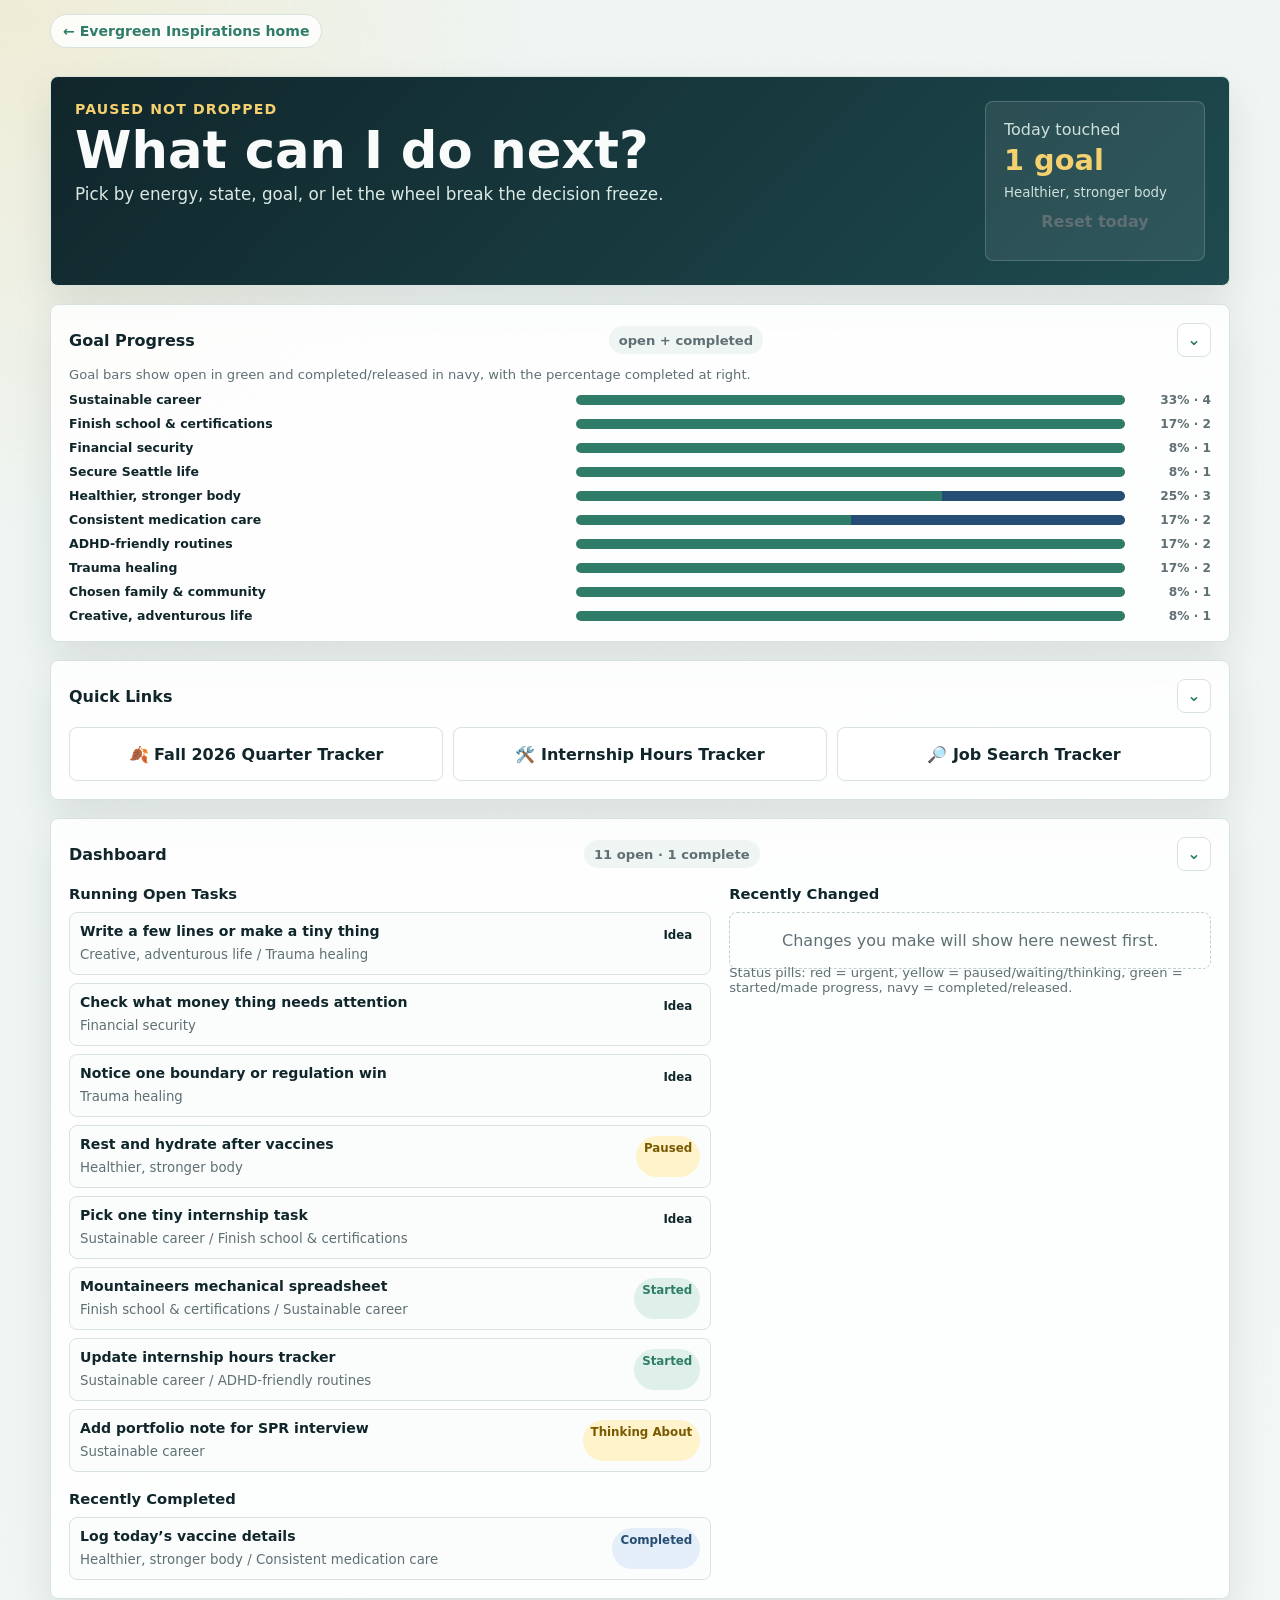
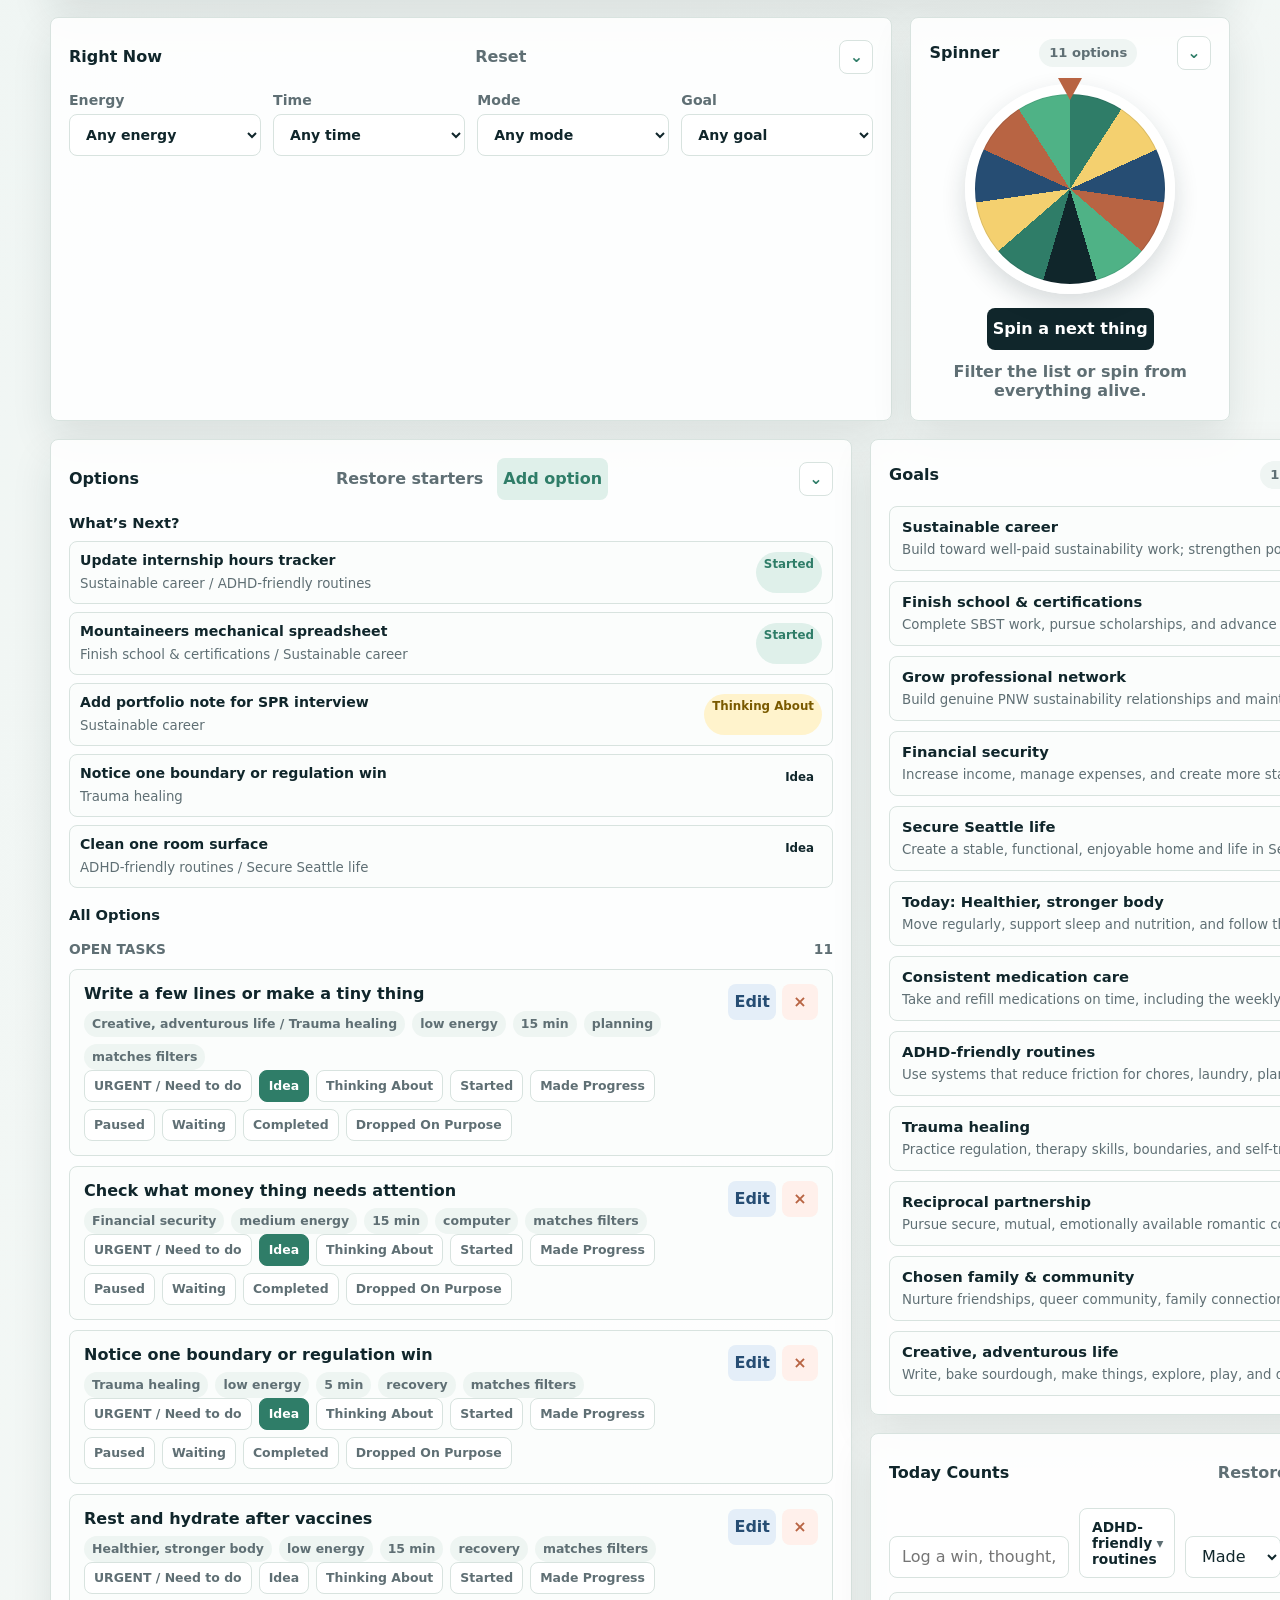
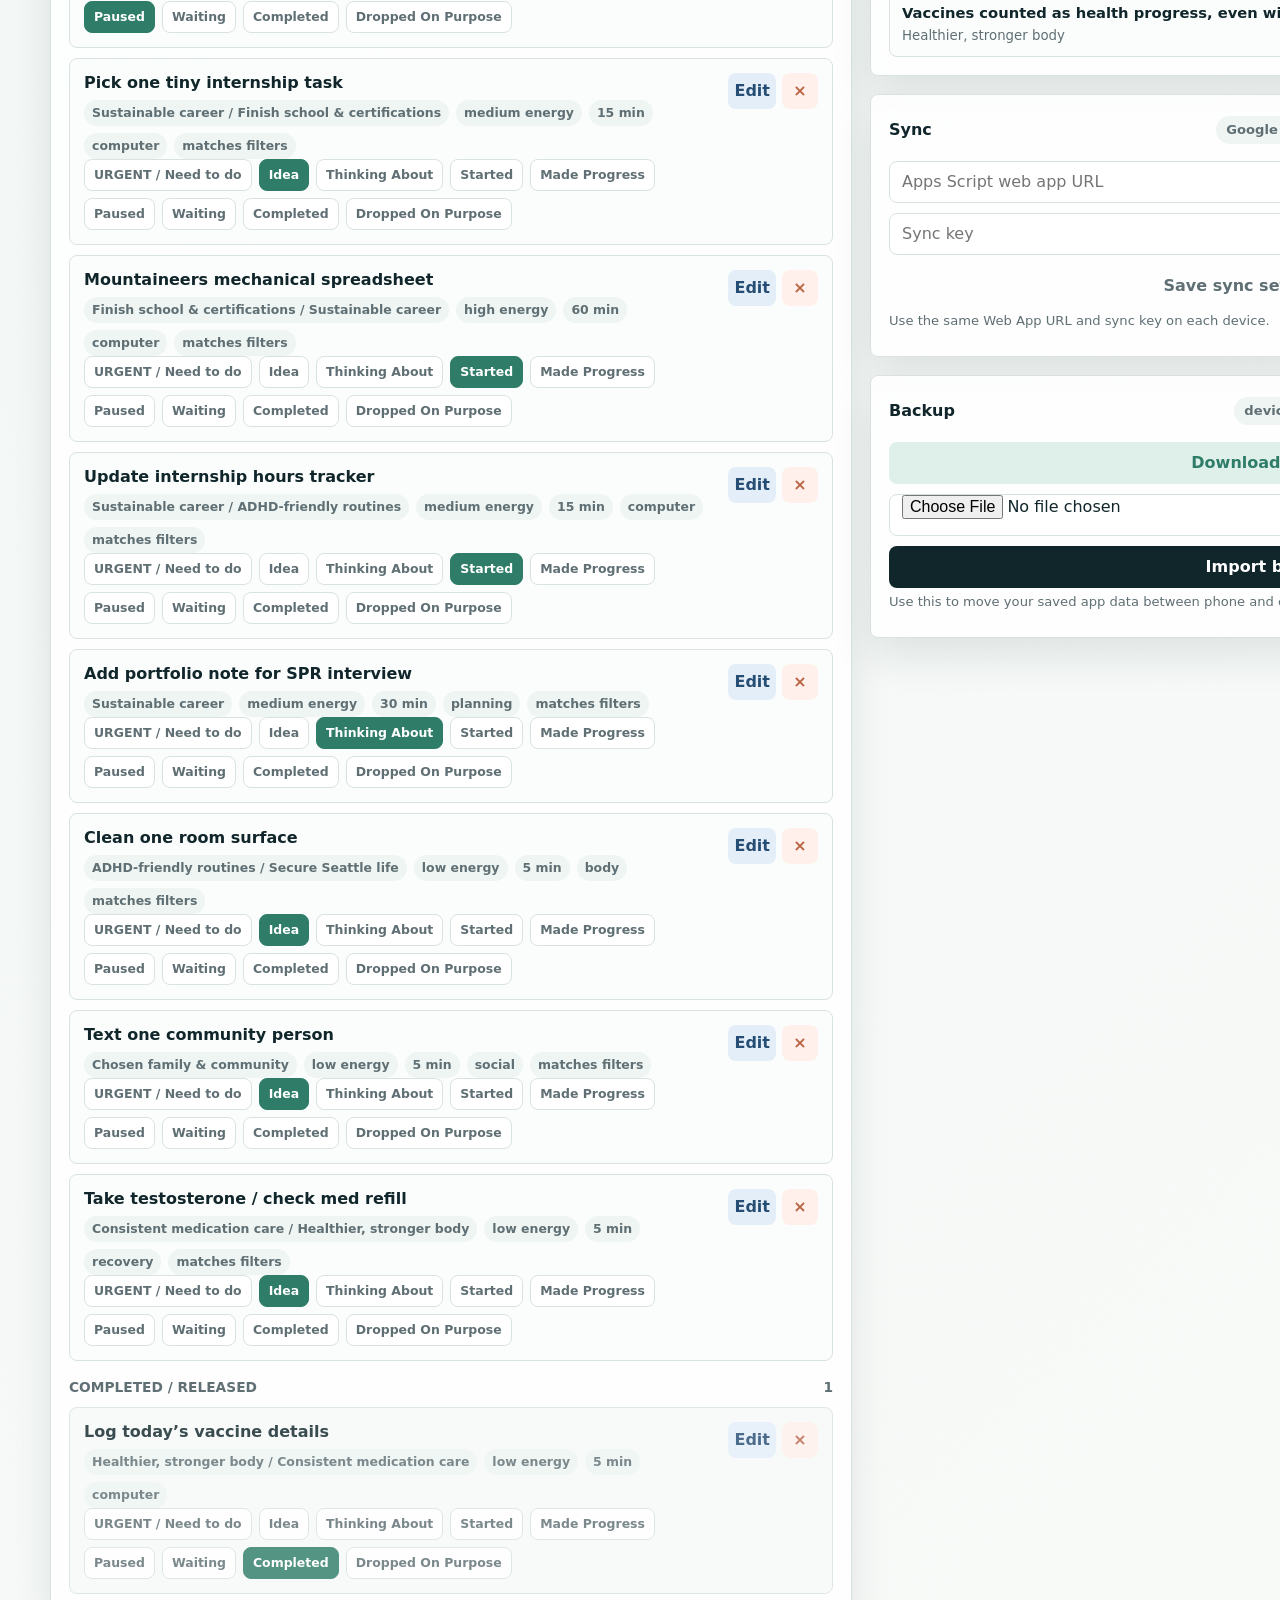
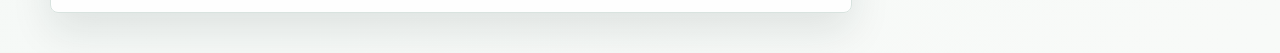
<file: private-tools/paused-not-dropped-updated-2026-09-29.html>
<!doctype html>
<html lang="en">
  <head>
    <meta charset="UTF-8" />
    <meta name="viewport" content="width=device-width, initial-scale=1.0" />
    <title>Paused Not Dropped</title>
    <meta
      name="description"
      content="A personal next-action dashboard for tracking options, energy, and progress across life goals."
    />
    <link rel="icon" type="image/svg+xml" href="data:image/svg+xml,%3Csvg xmlns='http://www.w3.org/2000/svg' viewBox='0 0 64 64'%3E%3Crect width='64' height='64' rx='14' fill='%2310262b'/%3E%3Cpath d='M18 34c0-9 6-16 15-16 7 0 13 4 15 11h-8c-1-3-4-5-8-5-5 0-8 4-8 10s3 10 8 10c4 0 7-2 8-5h8c-2 7-8 11-15 11-9 0-15-7-15-16z' fill='%23f4d06f'/%3E%3Cpath d='M17 17h30v7H17z' fill='%234fb286' opacity='.9'/%3E%3C/svg%3E" />
    <style>
:root {
  color-scheme: light;
  --ink: #10262b;
  --muted: #5f6f74;
  --bg: #edf4f2;
  --panel: #ffffff;
  --line: #d8e3df;
  --green: #2f7d68;
  --green-2: #4fb286;
  --gold: #f4d06f;
  --blue: #264d73;
  --rust: #b86443;
  --shadow: 0 18px 40px rgba(16, 38, 43, 0.1);
}

* {
  box-sizing: border-box;
}

body {
  margin: 0;
  min-height: 100vh;
  background:
    radial-gradient(circle at top left, rgba(244, 208, 111, 0.22), transparent 34rem),
    linear-gradient(135deg, #edf4f2 0%, #f8faf8 100%);
  color: var(--ink);
  font-family:
    Inter, ui-sans-serif, system-ui, -apple-system, BlinkMacSystemFont, "Segoe UI",
    sans-serif;
}

button,
input,
select,
textarea {
  font: inherit;
}

.home-link-bar {
  width: min(1180px, calc(100% - 28px));
  margin: 14px auto 0;
}

.home-link-bar a {
  display: inline-flex;
  align-items: center;
  min-height: 34px;
  padding: 0 12px;
  border: 1px solid var(--line);
  border-radius: 999px;
  background: rgba(255, 255, 255, 0.84);
  color: var(--green);
  font-size: 0.88rem;
  font-weight: 850;
  text-decoration: none;
}

.home-link-bar a:hover {
  background: #fff;
}

.app-shell {
  width: min(1180px, calc(100% - 28px));
  margin: 0 auto;
  padding: 28px 0 40px;
}

.hero-panel,
.panel {
  background: rgba(255, 255, 255, 0.88);
  border: 1px solid var(--line);
  border-radius: 8px;
  box-shadow: var(--shadow);
}

.hero-panel {
  display: flex;
  align-items: stretch;
  justify-content: space-between;
  gap: 20px;
  padding: 24px;
  margin-bottom: 18px;
  background:
    linear-gradient(135deg, rgba(16, 38, 43, 0.96), rgba(31, 78, 82, 0.92)),
    var(--ink);
  color: #f8fbfa;
}

.eyebrow {
  margin: 0 0 8px;
  color: var(--gold);
  font-size: 0.88rem;
  font-weight: 750;
  letter-spacing: 0.08em;
  text-transform: uppercase;
}

h1,
h2,
p {
  margin-top: 0;
}

h1 {
  margin-bottom: 8px;
  font-size: clamp(2rem, 4vw, 4rem);
  line-height: 1;
}

h2 {
  margin-bottom: 0;
  font-size: 1rem;
}

.lede {
  max-width: 660px;
  margin-bottom: 0;
  color: #dbe9e5;
  font-size: 1.05rem;
}

.today-card {
  display: grid;
  align-content: center;
  min-width: 220px;
  padding: 18px;
  border: 1px solid rgba(255, 255, 255, 0.18);
  border-radius: 8px;
  background: rgba(255, 255, 255, 0.08);
}

.today-card span,
.today-card small {
  color: #cfe0dc;
}

.today-card strong {
  margin: 4px 0 8px;
  color: var(--gold);
  font-size: 1.8rem;
}

.control-grid,
.workspace-grid {
  display: grid;
  gap: 18px;
}

.dashboard-panel {
  margin-bottom: 18px;
}

.dashboard-grid {
  display: grid;
  grid-template-columns: minmax(0, 1fr) minmax(280px, 0.75fr);
  gap: 18px;
}

.subhead {
  margin: 0 0 10px;
  font-size: 0.92rem;
}

.subhead.spaced {
  margin-top: 18px;
}

.microcopy {
  margin: -4px 0 10px;
  color: var(--muted);
  font-size: 0.82rem;
}

.control-grid {
  grid-template-columns: minmax(0, 1.45fr) minmax(280px, 0.55fr);
  margin-bottom: 18px;
}

.workspace-grid {
  grid-template-columns: minmax(0, 1fr) 360px;
  align-items: start;
}

.panel {
  padding: 18px;
}

.panel-heading {
  display: flex;
  align-items: center;
  justify-content: space-between;
  gap: 12px;
  margin-bottom: 14px;
}

.panel.collapsible > .panel-heading {
  cursor: pointer;
}

.panel.collapsed > .collapsible-body {
  display: none;
}

.panel.collapsed > .panel-heading {
  margin-bottom: 0;
}

.collapse-toggle {
  display: inline-flex;
  align-items: center;
  justify-content: center;
  min-width: 34px;
  min-height: 34px;
  border: 1px solid var(--line);
  background: #fff;
  color: var(--green);
  font-size: 1rem;
  line-height: 1;
}

.panel.collapsed .collapse-toggle {
  transform: rotate(-90deg);
}

.button-row {
  display: flex;
  flex-wrap: wrap;
  justify-content: flex-end;
  gap: 8px;
}

.field-grid {
  display: grid;
  grid-template-columns: repeat(4, minmax(0, 1fr));
  gap: 12px;
}

label {
  display: grid;
  gap: 6px;
  color: var(--muted);
  font-size: 0.88rem;
  font-weight: 700;
}

input,
select,
textarea {
  width: 100%;
  min-height: 42px;
  border: 1px solid var(--line);
  border-radius: 8px;
  background: #fff;
  color: var(--ink);
  padding: 0 12px;
}

textarea {
  min-height: 120px;
  padding: 10px 12px;
  resize: vertical;
}

button {
  min-height: 42px;
  border: 0;
  border-radius: 8px;
  cursor: pointer;
  font-weight: 800;
}

.primary-button {
  background: var(--ink);
  color: #fff;
}

.secondary-button {
  background: #dff0ea;
  color: var(--green);
}

.ghost-button {
  background: transparent;
  color: var(--muted);
}

.pill {
  display: inline-flex;
  align-items: center;
  min-height: 28px;
  padding: 3px 10px;
  border-radius: 999px;
  background: #eff5f3;
  color: var(--muted);
  font-size: 0.82rem;
  font-weight: 800;
}

.wheel-wrap {
  position: relative;
  width: min(210px, 70vw);
  margin: 6px auto 14px;
  aspect-ratio: 1;
}

.wheel {
  width: 100%;
  height: 100%;
  border: 10px solid #fff;
  border-radius: 50%;
  box-shadow: inset 0 0 0 1px rgba(16, 38, 43, 0.12), 0 10px 24px rgba(16, 38, 43, 0.16);
  transition: transform 1.4s cubic-bezier(0.2, 0.72, 0.1, 1);
}

.pointer {
  position: absolute;
  top: -6px;
  left: 50%;
  width: 0;
  height: 0;
  transform: translateX(-50%);
  border-left: 12px solid transparent;
  border-right: 12px solid transparent;
  border-top: 22px solid var(--rust);
}

.spin-panel {
  text-align: center;
}

.spin-result {
  min-height: 40px;
  margin: 12px 0 0;
  color: var(--muted);
  font-weight: 700;
}

.task-form,
.win-form {
  display: grid;
  gap: 10px;
  margin-bottom: 14px;
}

.task-form {
  grid-template-columns: minmax(200px, 1.2fr) minmax(220px, 1.4fr) repeat(3, minmax(110px, 0.7fr)) auto;
  align-items: end;
}

.win-form {
  grid-template-columns: minmax(180px, 1.2fr) repeat(5, minmax(96px, 0.65fr)) auto;
  align-items: end;
}

.goal-picker {
  min-width: 0;
  margin: 0;
  padding: 10px;
  border: 1px solid var(--line);
  border-radius: 8px;
  background: #fff;
}

.goal-picker legend {
  padding: 0 4px;
  color: var(--muted);
  font-size: 0.78rem;
  font-weight: 800;
}

.goal-choice-grid {
  display: grid;
  grid-template-columns: repeat(2, minmax(0, 1fr));
  gap: 6px;
  max-height: 138px;
  overflow: auto;
}

.goal-choice-grid label {
  display: flex;
  align-items: center;
  gap: 6px;
  padding: 5px 7px;
  border-radius: 6px;
  background: #f4f8f6;
  color: var(--ink);
  font-size: 0.76rem;
  font-weight: 750;
}

.goal-choice-grid input {
  width: auto;
  min-height: 0;
}

.goal-dropdown {
  position: relative;
  min-width: 0;
}

.goal-dropdown summary {
  min-height: 44px;
  display: flex;
  align-items: center;
  padding: 10px 12px;
  border: 1px solid var(--line);
  border-radius: 8px;
  background: #fff;
  color: var(--ink);
  font-size: 0.86rem;
  font-weight: 800;
  cursor: pointer;
  list-style: none;
}

.goal-dropdown summary::-webkit-details-marker { display: none; }
.goal-dropdown summary::after {
  content: "▾";
  margin-left: auto;
  color: var(--muted);
}
.goal-dropdown[open] summary::after { content: "▴"; }

.goal-dropdown .goal-choice-grid {
  position: absolute;
  z-index: 20;
  top: calc(100% + 6px);
  left: 0;
  right: 0;
  grid-template-columns: 1fr;
  max-height: none;
  overflow: visible;
  padding: 8px;
  border: 1px solid var(--line);
  border-radius: 8px;
  background: #fff;
  box-shadow: 0 10px 24px rgba(19, 45, 41, 0.16);
}

.quick-links {
  display: grid;
  grid-template-columns: repeat(3, minmax(0, 1fr));
  gap: 10px;
}

.quick-link {
  display: flex;
  align-items: center;
  justify-content: center;
  min-height: 54px;
  padding: 12px 14px;
  border: 1px solid var(--line);
  border-radius: 8px;
  background: #fff;
  color: var(--ink);
  font-weight: 850;
  text-align: center;
  text-decoration: none;
}
.quick-link:hover { background: #f4f8f6; }

.top-progress-panel, .quick-links-panel { margin-bottom: 18px; }

.hidden {
  display: none;
}

.task-list,
.goal-list,
.today-log,
.backup-actions {
  display: grid;
  gap: 10px;
}

.task-section-title {
  display: flex;
  align-items: center;
  justify-content: space-between;
  margin: 8px 0 2px;
  color: var(--muted);
  font-size: 0.86rem;
  font-weight: 850;
  text-transform: uppercase;
}

.task-card {
  display: grid;
  grid-template-columns: 1fr auto;
  gap: 12px;
  padding: 14px;
  border: 1px solid var(--line);
  border-radius: 8px;
  background: #fbfdfc;
}

.task-card.completed {
  background: #f7faf9;
  opacity: 0.82;
}

.task-card h3 {
  margin: 0 0 8px;
  font-size: 1rem;
}

.meta-row,
.state-row {
  display: flex;
  flex-wrap: wrap;
  gap: 7px;
}

.tag {
  display: inline-flex;
  align-items: center;
  min-height: 26px;
  padding: 2px 8px;
  border-radius: 999px;
  background: #eef5f2;
  color: var(--muted);
  font-size: 0.78rem;
  font-weight: 750;
}

.state-button {
  min-height: 32px;
  padding: 0 9px;
  border: 1px solid var(--line);
  background: #fff;
  color: var(--muted);
  font-size: 0.78rem;
}

.state-button.active {
  border-color: var(--green);
  background: var(--green);
  color: #fff;
}

.card-actions {
  display: flex;
  align-items: start;
  gap: 6px;
}

.edit-button,
.delete-button {
  min-width: 36px;
  min-height: 36px;
}

.edit-button {
  background: #e4eef8;
  color: var(--blue);
}

.delete-button {
  background: #fff0eb;
  color: var(--rust);
}

.goal-item,
.log-item {
  padding: 11px 12px;
  border: 1px solid var(--line);
  border-radius: 8px;
  background: #fbfdfc;
}

.change-table,
.snapshot-list {
  display: grid;
  gap: 8px;
}

.snapshot-row {
  display: grid;
  grid-template-columns: minmax(0, 1fr) auto;
  gap: 8px;
  padding: 10px;
  border: 1px solid var(--line);
  border-radius: 8px;
  background: #fbfdfc;
}

.snapshot-row strong {
  display: block;
  margin-bottom: 5px;
  font-size: 0.88rem;
}

.snapshot-row small {
  color: var(--muted);
  line-height: 1.35;
}

.change-row {
  display: grid;
  grid-template-columns: 92px minmax(0, 1fr) minmax(110px, 0.55fr);
  align-items: center;
  gap: 8px;
  padding: 8px;
  border: 1px solid var(--line);
  border-radius: 8px;
  background: #fbfdfc;
}

.change-row strong {
  font-size: 0.86rem;
}

.change-row small {
  color: var(--muted);
}

.change-state {
  justify-self: start;
  padding: 5px 8px;
  border-radius: 999px;
  color: var(--ink);
  font-size: 0.74rem;
  font-weight: 850;
}

.change-state.urgent-need-to-do {
  background: #ffe1da;
  color: #a6361d;
}

.change-state.started,
.change-state.made-progress,
.change-state.added,
.change-state.edited,
.change-state.restored,
.change-state.spun,
.change-state.today-counts {
  background: #dff0ea;
  color: var(--green);
}

.change-state.paused,
.change-state.waiting,
.change-state.thinking-about {
  background: #fff3cc;
  color: #7a5a00;
}

.change-state.completed,
.change-state.dropped-on-purpose {
  background: #e4eef8;
  color: var(--blue);
}

.change-state.deleted {
  background: #fff0eb;
  color: var(--rust);
}

.goal-mix {
  display: grid;
  gap: 9px;
}

.mix-row {
  display: grid;
  grid-template-columns: minmax(120px, 1fr) minmax(120px, 1.1fr) 78px;
  align-items: center;
  gap: 8px;
}

.mix-label {
  font-size: 0.78rem;
  font-weight: 800;
}

.mix-bar {
  display: flex;
  height: 10px;
  overflow: hidden;
  border-radius: 999px;
  background: #e8efec;
}

.mix-fill {
  height: 100%;
}

.mix-fill.open {
  background: var(--green);
}

.mix-fill.complete {
  background: var(--blue);
}

.mix-value {
  color: var(--muted);
  font-size: 0.76rem;
  font-weight: 800;
  text-align: right;
}

.goal-item strong,
.log-item strong {
  display: block;
  margin-bottom: 4px;
  font-size: 0.92rem;
}

.goal-item small,
.log-item small {
  color: var(--muted);
  line-height: 1.35;
}

.side-stack {
  display: grid;
  gap: 18px;
}

.empty {
  padding: 18px;
  border: 1px dashed #bfd0cb;
  border-radius: 8px;
  color: var(--muted);
  text-align: center;
}

.empty strong {
  display: block;
  margin-bottom: 6px;
  color: var(--ink);
}

@media (max-width: 900px) {
  .hero-panel,
  .control-grid,
  .workspace-grid {
    grid-template-columns: 1fr;
  }

  .hero-panel {
    display: grid;
  }

  .field-grid,
  .task-form {
    grid-template-columns: 1fr;
  }

  .dashboard-grid {
    grid-template-columns: 1fr;
  }

  .change-row {
    grid-template-columns: 1fr;
  }

  .goal-choice-grid {
    grid-template-columns: 1fr;
  }

  .quick-links {
    grid-template-columns: 1fr;
  }

  .today-card {
    min-width: 0;
  }
}

@media (max-width: 520px) {
  .home-link-bar {
  width: min(1180px, calc(100% - 28px));
  margin: 14px auto 0;
}

.home-link-bar a {
  display: inline-flex;
  align-items: center;
  min-height: 34px;
  padding: 0 12px;
  border: 1px solid var(--line);
  border-radius: 999px;
  background: rgba(255, 255, 255, 0.84);
  color: var(--green);
  font-size: 0.88rem;
  font-weight: 850;
  text-decoration: none;
}

.home-link-bar a:hover {
  background: #fff;
}

.app-shell {
    width: min(100% - 18px, 1180px);
    padding-top: 12px;
  }

  .hero-panel,
  .panel {
    padding: 14px;
  }

  .task-card {
    grid-template-columns: 1fr;
  }
}

    </style>
  </head>
  <body>
    <div class="home-link-bar"><a href="https://evergreen-inspirations.github.io/">← Evergreen Inspirations home</a></div>
    <main class="app-shell">
      <section class="hero-panel">
        <div>
          <p class="eyebrow">Paused Not Dropped</p>
          <h1>What can I do next?</h1>
          <p class="lede">
            Pick by energy, state, goal, or let the wheel break the decision freeze.
          </p>
        </div>
        <div class="today-card">
          <span>Today touched</span>
          <strong id="todayCount">0 goals</strong>
          <small id="todayNote">Log a win or mark a task to start the receipt trail.</small>
          <button id="resetTodayTouched" class="ghost-button" type="button">Reset today</button>
        </div>
      </section>

      <section class="panel top-progress-panel">
        <div class="panel-heading">
          <h2>Goal Progress</h2>
          <span class="pill">open + completed</span>
        </div>
        <p class="microcopy">Goal bars show open in green and completed/released in navy, with the percentage completed at right.</p>
        <div id="goalMix" class="goal-mix"></div>
      </section>

      <section class="panel quick-links-panel">
        <div class="panel-heading"><h2>Quick Links</h2></div>
        <div class="quick-links">
          <a class="quick-link" href="https://docs.google.com/spreadsheets/d/1aqSINC3FQsYhdRSD7E1rc3a4Vazzjw7t8xQTgcY0qp0/edit?usp=drivesdk" target="_blank" rel="noopener">🍂 Fall 2026 Quarter Tracker</a>
          <a class="quick-link" href="https://docs.google.com/spreadsheets/d/1DsZL0ok5qHqDvCxgMgZ8Y2TtrfRq9GnZ-mK_eohrn_w/edit?usp=drivesdk" target="_blank" rel="noopener">🛠️ Internship Hours Tracker</a>
          <a class="quick-link" href="https://docs.google.com/spreadsheets/d/1swCDb28EXo2FZ1JzSO2E2Ttbijow2Vz6/edit?usp=drivesdk&amp;ouid=112687634876972813262&amp;rtpof=true&amp;sd=true" target="_blank" rel="noopener">🔎 Job Search Tracker</a>
        </div>
      </section>

      <section class="panel dashboard-panel">
        <div class="panel-heading">
          <h2>Dashboard</h2>
          <span id="taskCounts" class="pill">0 open · 0 complete</span>
        </div>
        <div class="dashboard-grid">
          <div>
            <h3 class="subhead">Running Open Tasks</h3>
            <div id="openSnapshot" class="snapshot-list"></div>
            <h3 class="subhead spaced">Recently Completed</h3>
            <div id="completedSnapshot" class="snapshot-list"></div>
          </div>
          <div>
            <h3 class="subhead">Recently Changed</h3>
            <div id="recentChanges" class="snapshot-list"></div>
            <p class="microcopy spaced">Status pills: red = urgent, yellow = paused/waiting/thinking, green = started/made progress, navy = completed/released.</p>
          </div>
        </div>
      </section>

      <section class="control-grid">
        <div class="panel now-panel">
          <div class="panel-heading">
            <h2>Right Now</h2>
            <button id="resetFilters" class="ghost-button">Reset</button>
          </div>
          <div class="field-grid">
            <label>
              Energy
              <select id="energyFilter">
                <option value="any">Any energy</option>
                <option value="low">Low / woozy</option>
                <option value="medium">Medium</option>
                <option value="high">Focused</option>
              </select>
            </label>
            <label>
              Time
              <select id="timeFilter">
                <option value="any">Any time</option>
                <option value="5">5 min</option>
                <option value="15">15 min</option>
                <option value="30">30 min</option>
                <option value="60">1 hour</option>
              </select>
            </label>
            <label>
              Mode
              <select id="modeFilter">
                <option value="any">Any mode</option>
                <option value="recovery">Recovery day</option>
                <option value="out">Out and about</option>
                <option value="computer">Computer</option>
                <option value="body">Body task</option>
                <option value="planning">Planning only</option>
                <option value="social">Social/admin</option>
              </select>
            </label>
            <label>
              Goal
              <select id="goalFilter">
                <option value="any">Any goal</option>
              </select>
            </label>
          </div>
        </div>

        <div class="panel spin-panel">
          <div class="panel-heading">
            <h2>Spinner</h2>
            <span id="matchCount" class="pill">0 options</span>
          </div>
          <div class="wheel-wrap">
            <div id="wheel" class="wheel"></div>
            <div class="pointer" aria-hidden="true"></div>
          </div>
          <button id="spinButton" class="primary-button">Spin a next thing</button>
          <p id="spinResult" class="spin-result">Filter the list or spin from everything alive.</p>
        </div>
      </section>

      <section class="workspace-grid">
        <div class="panel task-panel">
        <div class="panel-heading">
          <h2>Options</h2>
          <div class="button-row">
            <button id="restoreStarters" class="ghost-button">Restore starters</button>
            <button id="showAddForm" class="secondary-button">Add option</button>
          </div>
        </div>
          <form id="taskForm" class="task-form hidden">
            <input id="taskTitle" type="text" placeholder="What option/task/idea?" required />
            <fieldset class="goal-picker">
              <legend>Goals</legend>
              <div id="taskGoalChoices" class="goal-choice-grid"></div>
            </fieldset>
            <select id="taskEnergy">
              <option value="low">Low energy</option>
              <option value="medium">Medium</option>
              <option value="high">Focused</option>
            </select>
            <select id="taskTime">
              <option value="5">5 min</option>
              <option value="15">15 min</option>
              <option value="30">30 min</option>
              <option value="60">1 hour</option>
            </select>
            <select id="taskMode">
              <option value="recovery">Recovery</option>
              <option value="out">Out</option>
              <option value="computer">Computer</option>
              <option value="body">Body</option>
              <option value="planning">Planning</option>
              <option value="social">Social/admin</option>
            </select>
            <button class="primary-button" type="submit">Save</button>
          </form>
          <h3 class="subhead">What’s Next?</h3>
          <div id="nextShortlist" class="snapshot-list"></div>
          <h3 class="subhead spaced">All Options</h3>
          <div id="taskList" class="task-list"></div>
        </div>

        <aside class="side-stack">
          <div class="panel">
            <div class="panel-heading">
              <h2>Goals</h2>
              <span class="pill">12</span>
            </div>
            <div id="goalList" class="goal-list"></div>
          </div>

          <div class="panel">
            <div class="panel-heading">
              <h2>Today Counts</h2>
              <div class="button-row">
                <button id="restoreTodayProgress" class="ghost-button">Restore today</button>
                <button id="clearToday" class="ghost-button">Clear</button>
              </div>
            </div>
            <form id="winForm" class="win-form">
              <input id="winText" type="text" placeholder="Log a win, thought, or start" required />
              <details id="winGoalDropdown" class="goal-dropdown">
                <summary id="winGoalSummary">Choose goals…</summary>
                <div id="winGoalChoices" class="goal-choice-grid"></div>
              </details>
              <select id="winStatus"></select>
              <select id="winEnergy"><option value="low">Low energy</option><option value="medium">Medium</option><option value="high">Focused</option></select>
              <select id="winTime"><option value="5">5 min</option><option value="15">15 min</option><option value="30">30 min</option><option value="60">1 hour</option></select>
              <select id="winMode"><option value="planning">Planning</option><option value="recovery">Recovery</option><option value="out">Out</option><option value="computer">Computer</option><option value="body">Body</option><option value="social">Social/admin</option></select>
              <button class="secondary-button" type="submit">Log</button>
            </form>
            <div id="todayLog" class="today-log"></div>
          </div>

          <div class="panel">
            <div class="panel-heading">
              <h2>Sync</h2>
              <span class="pill">Google Sheet</span>
            </div>
            <div class="backup-actions">
              <input id="syncUrl" type="url" placeholder="Apps Script web app URL" />
              <input id="syncKey" type="password" placeholder="Sync key" />
              <div class="button-row">
                <button id="saveSyncSettings" class="ghost-button" type="button">Save sync settings</button>
                <button id="loadFromSheet" class="secondary-button" type="button">Load from Sheet</button>
                <button id="saveToSheet" class="primary-button" type="button">Save to Sheet</button>
              </div>
              <p class="microcopy">Use the same Web App URL and sync key on each device.</p>
            </div>
          </div>

          <div class="panel">
            <div class="panel-heading">
              <h2>Backup</h2>
              <span class="pill">device data</span>
            </div>
            <div class="backup-actions">
              <button id="exportBackup" class="secondary-button" type="button">Download backup</button>
              <input id="importBackupFile" type="file" accept="application/json,.json" />
              <button id="importBackup" class="primary-button" type="button">Import backup</button>
              <p class="microcopy">Use this to move your saved app data between phone and computer.</p>
            </div>
          </div>
        </aside>
      </section>
    </main>
    <script>
const goals = [
  {
    id: "career",
    name: "Sustainable career",
    counts: "Build toward well-paid sustainability work; strengthen portfolio and practical experience.",
  },
  {
    id: "school",
    name: "Finish school & certifications",
    counts: "Complete SBST work, pursue scholarships, and advance useful AEE credentials.",
  },
  {
    id: "network",
    name: "Grow professional network",
    counts: "Build genuine PNW sustainability relationships and maintain key contacts.",
  },
  {
    id: "money",
    name: "Financial security",
    counts: "Increase income, manage expenses, and create more stability and choice.",
  },
  {
    id: "seattle",
    name: "Secure Seattle life",
    counts: "Create a stable, functional, enjoyable home and life in Seattle.",
  },
  {
    id: "body",
    name: "Healthier, stronger body",
    counts: "Move regularly, support sleep and nutrition, and follow through on health care.",
  },
  {
    id: "meds",
    name: "Consistent medication care",
    counts: "Take and refill medications on time, including the weekly testosterone shot.",
  },
  {
    id: "routines",
    name: "ADHD-friendly routines",
    counts: "Use systems that reduce friction for chores, laundry, planning, and daily care.",
  },
  {
    id: "healing",
    name: "Trauma healing",
    counts: "Practice regulation, therapy skills, boundaries, and self-trust.",
  },
  {
    id: "partnership",
    name: "Reciprocal partnership",
    counts: "Pursue secure, mutual, emotionally available romantic connection.",
  },
  {
    id: "community",
    name: "Chosen family & community",
    counts: "Nurture friendships, queer community, family connection, and dependable support.",
  },
  {
    id: "creative",
    name: "Creative, adventurous life",
    counts: "Write, bake sourdough, make things, explore, play, and deepen spiritual life.",
  },
];

const states = ["URGENT / Need to do", "Idea", "Thinking About", "Started", "Made Progress", "Paused", "Waiting", "Completed", "Dropped On Purpose"];
const closedStates = new Set(["Completed", "Dropped On Purpose"]);
const storeKey = "paused-not-dropped-v1";

const starterTasks = [
  ["Rest and hydrate after vaccines", ["body"], "low", "15", "recovery", "Paused"],
  ["Log today’s vaccine details", ["body", "meds"], "low", "5", "computer", "Completed"],
  ["Pick one tiny internship task", ["career", "school"], "medium", "15", "computer", "Idea"],
  ["Mountaineers mechanical spreadsheet", ["school", "career"], "high", "60", "computer", "Started"],
  ["Update internship hours tracker", ["career", "routines"], "medium", "15", "computer", "Started"],
  ["Add portfolio note for SPR interview", ["career"], "medium", "30", "planning", "Thinking About"],
  ["Clean one room surface", ["routines", "seattle"], "low", "5", "body", "Idea"],
  ["Text one community person", ["community"], "low", "5", "social", "Idea"],
  ["Take testosterone / check med refill", ["meds", "body"], "low", "5", "recovery", "Idea"],
  ["Write a few lines or make a tiny thing", ["creative", "healing"], "low", "15", "planning", "Idea"],
  ["Check what money thing needs attention", ["money"], "medium", "15", "computer", "Idea"],
  ["Notice one boundary or regulation win", ["healing"], "low", "5", "recovery", "Idea"],
].map(([title, goalIds, energy, time, mode, state], index) => ({
  id: makeId(`task-${index}`),
  title,
  goalIds,
  energy,
  time,
  mode,
  state,
  updatedAt: new Date().toISOString(),
}));

const todayRecoveryItems = [
  {
    title: "Mountaineers systems list: finished current pass and tagged team for missing photos",
    goalIds: ["career", "school", "routines"],
    state: "Completed",
    energy: "high",
    time: "60",
    mode: "computer",
  },
  {
    title: "Rollerbladed with Gene and Elaine",
    goalIds: ["body", "community", "creative"],
    state: "Completed",
    energy: "medium",
    time: "60",
    mode: "body",
  },
  {
    title: "Watered P-Patch Giving Garden for 30 minutes",
    goalIds: ["community", "body", "healing"],
    state: "Completed",
    energy: "medium",
    time: "30",
    mode: "body",
  },
  {
    title: "Took a shower",
    goalIds: ["body", "routines"],
    state: "Completed",
    energy: "low",
    time: "15",
    mode: "recovery",
  },
  {
    title: "Finished laundry",
    goalIds: ["routines", "seattle"],
    state: "Completed",
    energy: "medium",
    time: "30",
    mode: "body",
  },
  {
    title: "Cleaned and reset room for school year",
    goalIds: ["seattle", "routines", "school"],
    state: "Completed",
    energy: "medium",
    time: "60",
    mode: "body",
  },
  {
    title: "Took out recycling",
    goalIds: ["routines", "seattle"],
    state: "Completed",
    energy: "low",
    time: "5",
    mode: "body",
  },
  {
    title: "Ordered school book on Amazon",
    goalIds: ["school"],
    state: "Completed",
    energy: "low",
    time: "5",
    mode: "computer",
  },
  {
    title: "Ordered new work/school shoes",
    goalIds: ["seattle", "body"],
    state: "Completed",
    energy: "low",
    time: "15",
    mode: "computer",
  },
  {
    title: "Ordered ashwagandha",
    goalIds: ["body", "routines"],
    state: "Completed",
    energy: "low",
    time: "5",
    mode: "computer",
  },
  {
    title: "Felt able to exhale because tasks are outside my head",
    goalIds: ["routines", "healing"],
    state: "Made Progress",
    energy: "low",
    time: "5",
    mode: "recovery",
  },
  {
    title: "Do the dishes",
    goalIds: ["routines", "seattle"],
    state: "Thinking About",
    energy: "low",
    time: "30",
    mode: "body",
  },
];

let model = loadModel();
let rotation = 0;

function loadModel() {
  const stored = localStorage.getItem(storeKey);
  if (stored) {
    try {
      return normalizeModel(JSON.parse(stored));
    } catch {
      localStorage.removeItem(storeKey);
    }
  }

  return normalizeModel({
    tasks: starterTasks,
    today: [
      {
        id: "seed-vax",
        text: "Vaccines counted as health progress, even with woozy energy.",
        goal: "body",
        at: new Date().toISOString(),
      },
    ],
    activity: [],
  });
}

function normalizeModel(raw) {
  const tasks = Array.isArray(raw.tasks) && raw.tasks.length ? raw.tasks : starterTasks;
  return {
    tasks: tasks.map((task) => ({
      ...task,
      state: task.state === "Done" ? "Completed" : task.state,
      goalIds: normalizeGoals(task.goalIds || task.goals || task.goal),
      updatedAt: task.updatedAt || new Date().toISOString(),
    })),
    today: Array.isArray(raw.today) ? raw.today : [],
    activity: Array.isArray(raw.activity) ? raw.activity : [],
  };
}

function normalizeGoals(value) {
  const values = Array.isArray(value) ? value : [value];
  const valid = values.filter((id) => goals.some((goal) => goal.id === id));
  return valid.length ? [...new Set(valid)] : ["career"];
}

function makeId(prefix) {
  if (globalThis.crypto && typeof globalThis.crypto.randomUUID === "function") {
    return globalThis.crypto.randomUUID();
  }
  return `${prefix}-${Date.now()}-${Math.random().toString(16).slice(2)}`;
}

function saveModel() {
  localStorage.setItem(storeKey, JSON.stringify(model));
}

function goalName(id) {
  return goals.find((goal) => goal.id === id)?.name || id;
}

function taskGoalIds(task) {
  return normalizeGoals(task.goalIds || task.goal);
}

function taskGoalNames(task) {
  return taskGoalIds(task).map(goalName).join(" / ");
}

function energyRank(value) {
  return { low: 1, medium: 2, high: 3 }[value] || 3;
}

function stateClass(state) {
  return state.toLowerCase().replaceAll(" ", "-");
}

function currentFilters() {
  return {
    energy: document.querySelector("#energyFilter").value,
    time: document.querySelector("#timeFilter").value,
    mode: document.querySelector("#modeFilter").value,
    goal: document.querySelector("#goalFilter").value,
  };
}

function openTasks() {
  return model.tasks.filter((task) => !closedStates.has(task.state));
}

function completedTasks() {
  return model.tasks
    .filter((task) => closedStates.has(task.state))
    .sort((a, b) => new Date(b.updatedAt) - new Date(a.updatedAt));
}

function matchingTasks() {
  const filters = currentFilters();
  return openTasks().filter((task) => {
    if (filters.energy !== "any" && energyRank(task.energy) > energyRank(filters.energy)) return false;
    if (filters.time !== "any" && Number(task.time) > Number(filters.time)) return false;
    if (filters.mode !== "any" && task.mode !== filters.mode) return false;
    if (filters.goal !== "any" && !taskGoalIds(task).includes(filters.goal)) return false;
    return true;
  });
}

function populateSelects() {
  const goalFilter = document.querySelector("#goalFilter");
  const winStatus = document.querySelector("#winStatus");
  const goalChoices = document.querySelector("#taskGoalChoices");
  const winGoalChoices = document.querySelector("#winGoalChoices");

  for (const goal of goals) {
    goalFilter.add(new Option(goal.name, goal.id));
    goalChoices.insertAdjacentHTML(
      "beforeend",
      `<label><input type="checkbox" name="taskGoals" value="${goal.id}" />${goal.name}</label>`,
    );
    winGoalChoices.insertAdjacentHTML(
      "beforeend",
      `<label><input type="checkbox" name="winGoals" value="${goal.id}" />${goal.name}</label>`,
    );
  }

  for (const state of states) {
    winStatus.add(new Option(state, state));
  }
  winStatus.value = "Made Progress";

  goalChoices.querySelector('input[value="career"]').checked = true;
  winGoalChoices.querySelector('input[value="routines"]').checked = true;
  winGoalChoices.addEventListener("change", updateWinGoalSummary);
  updateWinGoalSummary();
}

function renderDashboard() {
  const open = openTasks();
  const complete = completedTasks();
  document.querySelector("#taskCounts").textContent = `${open.length} open · ${complete.length} complete`;
  renderOpenSnapshot(open);
  renderCompletedSnapshot(complete);
  renderRecentChanges();
  renderGoalMix(open, complete);
}

function renderOpenSnapshot(open) {
  const snapshot = [...open]
    .sort((a, b) => new Date(b.updatedAt) - new Date(a.updatedAt))
    .slice(0, 8);

  document.querySelector("#openSnapshot").innerHTML = snapshot.length
    ? snapshot.map((task) => snapshotRow(task)).join("")
    : `<div class="empty">No running open tasks.</div>`;
}

function renderCompletedSnapshot(complete) {
  const snapshot = complete.slice(0, 6);

  document.querySelector("#completedSnapshot").innerHTML = snapshot.length
    ? snapshot.map((task) => snapshotRow(task)).join("")
    : `<div class="empty">Recently completed tasks will land here.</div>`;
}

function renderRecentChanges() {
  const recent = [...model.activity].slice().reverse().slice(0, 8);
  document.querySelector("#recentChanges").innerHTML = recent.length
    ? recent.map((item) => `
      <div class="snapshot-row">
        <span>
          <strong>${escapeHtml(item.title)}</strong>
          <small>${(item.goalIds || []).map(goalName).join(" / ")} · ${formatTime(item.at)}</small>
        </span>
        <span class="change-state ${stateClass(item.state)}">${escapeHtml(item.state)}</span>
      </div>
    `).join("")
    : `<div class="empty">Changes you make will show here newest first.</div>`;
}
function snapshotRow(task) {
  return `
    <div class="snapshot-row">
      <span>
        <strong>${escapeHtml(task.title)}</strong>
        <small>${escapeHtml(taskGoalNames(task))}</small>
      </span>
      <span class="change-state ${stateClass(task.state)}">${escapeHtml(task.state)}</span>
    </div>
  `;
}

function renderGoalMix(open, complete) {
  const goalMix = document.querySelector("#goalMix");
  const tracked = [...open, ...complete];
  if (!tracked.length) {
    goalMix.innerHTML = `<div class="empty">No open or completed tasks yet.</div>`;
    return;
  }

  const openCounts = new Map(goals.map((goal) => [goal.id, 0]));
  const completeCounts = new Map(goals.map((goal) => [goal.id, 0]));
  for (const task of open) {
    for (const id of taskGoalIds(task)) openCounts.set(id, (openCounts.get(id) || 0) + 1);
  }
  for (const task of complete) {
    for (const id of taskGoalIds(task)) completeCounts.set(id, (completeCounts.get(id) || 0) + 1);
  }

  goalMix.innerHTML = goals
    .map((goal) => {
      const openCount = openCounts.get(goal.id) || 0;
      const completeCount = completeCounts.get(goal.id) || 0;
      const totalCount = openCount + completeCount;
      if (!totalCount) return "";
      const percent = Math.round((totalCount / tracked.length) * 100);
      const openWidth = (openCount / totalCount) * 100;
      const completeWidth = (completeCount / totalCount) * 100;
      return `
        <div class="mix-row">
          <span class="mix-label">${goal.name}</span>
          <span class="mix-bar" title="${openCount} open, ${completeCount} complete">
            <span class="mix-fill open" style="width:${openWidth}%"></span>
            <span class="mix-fill complete" style="width:${completeWidth}%"></span>
          </span>
          <span class="mix-value">${percent}% · ${totalCount}</span>
        </div>
      `;
    })
    .join("");
}

function renderGoals() {
  const touched = new Set(model.today.flatMap((item) => normalizeGoals(item.goalIds || item.goal)));
  document.querySelector("#goalList").innerHTML = goals
    .map((goal) => {
      const active = touched.has(goal.id);
      return `
        <div class="goal-item">
          <strong>${active ? "Today: " : ""}${goal.name}</strong>
          <small>${goal.counts}</small>
        </div>
      `;
    })
    .join("");
}

function renderTasks() {
  const list = document.querySelector("#taskList");
  const matches = matchingTasks();
  renderNextShortlist(matches);
  const matchIds = new Set(matches.map((task) => task.id));
  const openSorted = openTasks().sort((a, b) => {
    const matchDelta = Number(matchIds.has(b.id)) - Number(matchIds.has(a.id));
    if (matchDelta) return matchDelta;
    return new Date(b.updatedAt) - new Date(a.updatedAt);
  });
  const closedSorted = completedTasks();

  document.querySelector("#matchCount").textContent = `${matches.length} option${matches.length === 1 ? "" : "s"}`;

  let html = "";
  if (!matches.length && openSorted.length) {
    html += `<div class="empty"><strong>No open options match those filters.</strong>Try resetting filters, choosing a bigger time window, or changing the goal.</div>`;
  }

  html += `<div class="task-section-title"><span>Open Tasks</span><span>${openSorted.length}</span></div>`;
  html += openSorted.length
    ? openSorted.map((task) => taskCard(task, matchIds.has(task.id))).join("")
    : `<div class="empty">No open tasks. That is allowed to count as spacious.</div>`;

  html += `<div class="task-section-title"><span>Completed / Released</span><span>${closedSorted.length}</span></div>`;
  html += closedSorted.length
    ? closedSorted.map((task) => taskCard(task, false, true)).join("")
    : `<div class="empty">Completed tasks will move here newest first.</div>`;

  list.innerHTML = html;
  renderWheel(matches);
}

function renderNextShortlist(matches) {
  const stateScore = { "URGENT / Need to do": 0, Started: 1, "Made Progress": 2, "Thinking About": 3, Idea: 4, Paused: 5, Waiting: 6 };
  const shortlist = [...matches].sort((a, b) => {
    const stateDelta = (stateScore[a.state] ?? 9) - (stateScore[b.state] ?? 9);
    if (stateDelta) return stateDelta;
    const timeDelta = Number(a.time) - Number(b.time);
    if (timeDelta) return timeDelta;
    return new Date(b.updatedAt) - new Date(a.updatedAt);
  }).slice(0, 5);
  document.querySelector("#nextShortlist").innerHTML = shortlist.length
    ? shortlist.map((task) => snapshotRow(task)).join("")
    : `<div class="empty">No matching open tasks yet. Adjust filters or add a quick capture below.</div>`;
}
function taskCard(task, isMatch, isCompleted = false) {
  return `
    <article class="task-card ${isCompleted ? "completed" : ""}" data-task-id="${task.id}">
      <div>
        <h3>${escapeHtml(task.title)}</h3>
        <div class="meta-row">
          <span class="tag">${escapeHtml(taskGoalNames(task))}</span>
          <span class="tag">${task.energy} energy</span>
          <span class="tag">${task.time} min</span>
          <span class="tag">${task.mode}</span>
          ${isMatch ? `<span class="tag">matches filters</span>` : ""}
        </div>
        <div class="state-row" aria-label="Task state">
          ${states
            .map(
              (state) => `<button class="state-button ${task.state === state ? "active" : ""}" data-state="${state}">${state}</button>`,
            )
            .join("")}
        </div>
      </div>
      <div class="card-actions">
        <button class="edit-button" title="Edit option" data-edit="${task.id}">Edit</button>
        <button class="delete-button" title="Delete option" data-delete="${task.id}">×</button>
      </div>
    </article>
  `;
}

function renderWheel(matches) {
  const wheel = document.querySelector("#wheel");
  const colors = ["#2f7d68", "#f4d06f", "#264d73", "#b86443", "#4fb286", "#10262b"];
  if (!matches.length) {
    wheel.style.background = "#d8e3df";
    return;
  }

  const slice = 100 / matches.length;
  const gradient = matches
    .map((_, index) => {
      const start = (slice * index).toFixed(2);
      const end = (slice * (index + 1)).toFixed(2);
      return `${colors[index % colors.length]} ${start}% ${end}%`;
    })
    .join(", ");
  wheel.style.background = `conic-gradient(${gradient})`;
}

function renderToday() {
  const log = document.querySelector("#todayLog");
  const touched = new Set(model.today.flatMap((item) => normalizeGoals(item.goalIds || item.goal)));
  document.querySelector("#todayCount").textContent = `${touched.size} goal${touched.size === 1 ? "" : "s"}`;
  document.querySelector("#todayNote").textContent = touched.size
    ? [...touched].map(goalName).join(" · ")
    : "Log a win or mark a task to start the receipt trail.";

  log.innerHTML = model.today.length
    ? model.today
        .slice()
        .reverse()
        .map(
          (item) => `
          <div class="log-item">
            <strong>${escapeHtml(item.text)}</strong>
            <small>${normalizeGoals(item.goalIds || item.goal).map(goalName).join(" / ")}${item.state ? ` · ${item.state}` : ""}</small>
          </div>
        `,
        )
        .join("")
    : `<div class="empty">Nothing logged today yet. Recovery, starts, pauses, and thoughts can all count.</div>`;
}

function recordActivity(title, state, goalIds) {
  model.activity.push({
    id: makeId("activity"),
    title,
    state,
    goalIds,
    at: new Date().toISOString(),
  });
  model.activity = model.activity.slice(-80);
}

function logWin(text, goalIds, state = "Made Progress", energy = "low", time = "5", mode = "planning") {
  const now = new Date().toISOString();
  goalIds = normalizeGoals(goalIds);
  const task = {
    id: makeId("task"),
    title: text,
    goalIds,
    energy,
    time,
    mode,
    state,
    updatedAt: now,
  };

  model.tasks.unshift(task);
  model.today.push({
    id: makeId("win"),
    text,
    goal: goalIds[0],
    goalIds,
    state,
    at: now,
    taskId: task.id,
  });
  recordActivity(text, state, goalIds);
  saveModel();
  renderAll();
}

function renderAll() {
  renderDashboard();
  renderGoals();
  renderTasks();
  renderToday();
}

function escapeHtml(value) {
  return String(value).replace(/[&<>"']/g, (char) => {
    return { "&": "&amp;", "<": "&lt;", ">": "&gt;", '"': "&quot;", "'": "&#039;" }[char];
  });
}

function formatTime(value) {
  const date = new Date(value);
  if (Number.isNaN(date.getTime())) return "";
  return date.toLocaleString([], { month: "short", day: "numeric", hour: "numeric", minute: "2-digit" });
}

function selectedTaskGoals() {
  const selected = [...document.querySelectorAll('input[name="taskGoals"]:checked')].map((input) => input.value);
  return selected.length ? selected : ["career"];
}

function selectedWinGoals() {
  const selected = [...document.querySelectorAll('input[name="winGoals"]:checked')].map((input) => input.value);
  return selected.length ? selected : ["routines"];
}

function updateWinGoalSummary() {
  const checked = [...document.querySelectorAll('input[name="winGoals"]:checked')];
  const summary = document.querySelector("#winGoalSummary");
  if (!summary) return;
  if (!checked.length) summary.textContent = "Choose goals…";
  else if (checked.length === 1) summary.textContent = goalName(checked[0].value);
  else summary.textContent = `${checked.length} goals selected`;
}

function resetTaskGoalChoices() {
  document.querySelectorAll('input[name="taskGoals"]').forEach((input) => {
    input.checked = input.value === "career";
  });
}

function resetWinGoalChoices() {
  document.querySelectorAll('input[name="winGoals"]').forEach((input) => {
    input.checked = input.value === "routines";
  });
  updateWinGoalSummary();
  const dropdown = document.querySelector("#winGoalDropdown");
  if (dropdown) dropdown.open = false;
}

function setupCollapsibleSections() {
  document.querySelectorAll(".panel").forEach((panel, index) => {
    const heading = panel.querySelector(":scope > .panel-heading");
    if (!heading || panel.querySelector(":scope > .collapsible-body")) return;

    const title = heading.querySelector("h2")?.textContent?.trim() || `Section ${index + 1}`;
    const body = document.createElement("div");
    body.className = "collapsible-body";
    while (heading.nextSibling) body.appendChild(heading.nextSibling);
    panel.appendChild(body);
    panel.classList.add("collapsible");

    const button = document.createElement("button");
    button.type = "button";
    button.className = "collapse-toggle";
    button.setAttribute("aria-label", `Collapse ${title}`);
    button.textContent = "⌄";
    heading.appendChild(button);

    const key = `paused-section-collapsed-${title.toLowerCase().replace(/[^a-z0-9]+/g, "-")}`;
    if (localStorage.getItem(key) === "true") {
      panel.classList.add("collapsed");
      button.setAttribute("aria-label", `Expand ${title}`);
    }

    const toggle = () => {
      const collapsed = panel.classList.toggle("collapsed");
      localStorage.setItem(key, String(collapsed));
      button.setAttribute("aria-label", `${collapsed ? "Expand" : "Collapse"} ${title}`);
    };

    heading.addEventListener("click", (event) => {
      if (event.target.closest("button, a, input, select, textarea")) return;
      toggle();
    });
    button.addEventListener("click", (event) => {
      event.stopPropagation();
      toggle();
    });
  });
}

function restoreTodayProgress() {
  const existingTitles = new Set(model.tasks.map((task) => task.title));
  const now = new Date().toISOString();
  const restored = [];

  for (const item of todayRecoveryItems) {
    if (existingTitles.has(item.title)) continue;
    const task = {
      id: makeId("task"),
      title: item.title,
      goalIds: item.goalIds,
      energy: item.energy,
      time: item.time,
      mode: item.mode,
      state: item.state,
      updatedAt: now,
    };
    model.tasks.unshift(task);
    model.today.push({
      id: makeId("win"),
      text: item.title,
      goal: item.goalIds[0],
      goalIds: item.goalIds,
      state: item.state,
      at: now,
      taskId: task.id,
    });
    recordActivity(item.title, item.state, item.goalIds);
    restored.push(task);
  }

  saveModel();
  renderAll();
  document.querySelector("#spinResult").textContent = restored.length
    ? `Restored ${restored.length} progress item${restored.length === 1 ? "" : "s"} from chat.`
    : "Those progress items are already in the app.";
}

function backupPayload() {
  return {
    app: "Paused Not Dropped",
    version: 1,
    exportedAt: new Date().toISOString(),
    model: normalizeModel(model),
  };
}

function exportBackup() {
  const payload = JSON.stringify(backupPayload(), null, 2);
  const blob = new Blob([payload], { type: "application/json" });
  const date = new Date().toISOString().slice(0, 10);
  const link = document.createElement("a");
  link.href = URL.createObjectURL(blob);
  link.download = `paused-not-dropped-backup-${date}.json`;
  document.body.appendChild(link);
  link.click();
  link.remove();
  URL.revokeObjectURL(link.href);
  document.querySelector("#spinResult").textContent = "Backup downloaded.";
}

function importBackup() {
  const input = document.querySelector("#importBackupFile");
  const file = input.files && input.files[0];
  if (!file) {
    document.querySelector("#spinResult").textContent = "Choose a backup file first.";
    return;
  }

  const reader = new FileReader();
  reader.addEventListener("load", () => {
    try {
      const parsed = JSON.parse(String(reader.result || ""));
      const nextModel = parsed.model || parsed;
      if (!nextModel || !Array.isArray(nextModel.tasks)) throw new Error("No task data found.");
      model = normalizeModel(nextModel);
      saveModel();
      renderAll();
      document.querySelector("#spinResult").textContent = "Backup imported.";
    } catch (error) {
      document.querySelector("#spinResult").textContent = "That backup could not be imported.";
    }
  });
  reader.readAsText(file);
}

const syncSettingsKey = "paused-not-dropped-sync-settings";

function loadSyncSettings() {
  try {
    return JSON.parse(localStorage.getItem(syncSettingsKey)) || {};
  } catch {
    return {};
  }
}

function saveSyncSettings() {
  const settings = {
    url: document.querySelector("#syncUrl").value.trim(),
    key: document.querySelector("#syncKey").value.trim(),
  };
  localStorage.setItem(syncSettingsKey, JSON.stringify(settings));
  document.querySelector("#spinResult").textContent = "Sync settings saved.";
}

function populateSyncSettings() {
  const settings = loadSyncSettings();
  document.querySelector("#syncUrl").value = settings.url || "";
  document.querySelector("#syncKey").value = settings.key || "";
}

function syncSettingsOrMessage() {
  const settings = {
    url: document.querySelector("#syncUrl").value.trim(),
    key: document.querySelector("#syncKey").value.trim(),
  };
  if (!settings.url || !settings.key) {
    document.querySelector("#spinResult").textContent = "Add the Web App URL and sync key first.";
    return null;
  }
  localStorage.setItem(syncSettingsKey, JSON.stringify(settings));
  return settings;
}

function saveToSheet() {
  const settings = syncSettingsOrMessage();
  if (!settings) return;

  const form = new FormData();
  form.append("action", "save");
  form.append("key", settings.key);
  form.append("payload", JSON.stringify(backupPayload()));

  fetch(settings.url, {
    method: "POST",
    mode: "no-cors",
    body: form,
  });

  document.querySelector("#spinResult").textContent = "Save sent to Google Sheet. Load from Sheet on another device after a moment.";
}

function loadFromSheet() {
  const settings = syncSettingsOrMessage();
  if (!settings) return;

  const callbackName = `pausedSyncCallback_${Date.now()}_${Math.random().toString(16).slice(2)}`;
  const script = document.createElement("script");

  window[callbackName] = (response) => {
    try {
      if (!response || response.ok === false) throw new Error(response?.error || "Sync failed.");
      model = normalizeModel(response.model);
      saveModel();
      renderAll();
      document.querySelector("#spinResult").textContent = "Loaded from Google Sheet.";
    } catch (error) {
      document.querySelector("#spinResult").textContent = "Could not load from Google Sheet.";
    } finally {
      delete window[callbackName];
      script.remove();
    }
  };

  const url = new URL(settings.url);
  url.searchParams.set("action", "load");
  url.searchParams.set("key", settings.key);
  url.searchParams.set("callback", callbackName);
  script.onerror = () => {
    delete window[callbackName];
    script.remove();
    document.querySelector("#spinResult").textContent = "Could not reach the Google Sheet sync.";
  };
  script.src = url.toString();
  document.body.appendChild(script);
}

function bindEvents() {
  ["#energyFilter", "#timeFilter", "#modeFilter", "#goalFilter"].forEach((selector) => {
    document.querySelector(selector).addEventListener("change", renderAll);
  });

  document.querySelector("#resetFilters").addEventListener("click", () => {
    document.querySelector("#energyFilter").value = "any";
    document.querySelector("#timeFilter").value = "any";
    document.querySelector("#modeFilter").value = "any";
    document.querySelector("#goalFilter").value = "any";
    renderAll();
  });

  document.querySelector("#showAddForm").addEventListener("click", () => {
    document.querySelector("#taskForm").classList.toggle("hidden");
  });

  document.querySelector("#taskForm").addEventListener("submit", (event) => {
    event.preventDefault();
    const task = {
      id: makeId("task"),
      title: document.querySelector("#taskTitle").value.trim(),
      goalIds: selectedTaskGoals(),
      energy: document.querySelector("#taskEnergy").value,
      time: document.querySelector("#taskTime").value,
      mode: document.querySelector("#taskMode").value,
      state: "Idea",
      updatedAt: new Date().toISOString(),
    };
    model.tasks.unshift(task);
    recordActivity(task.title, "Added", task.goalIds);
    event.currentTarget.reset();
    resetTaskGoalChoices();
    saveModel();
    renderAll();
  });

  document.querySelector("#restoreStarters").addEventListener("click", () => {
    const existingTitles = new Set(model.tasks.map((task) => task.title));
    const missing = starterTasks
      .filter((task) => !existingTitles.has(task.title))
      .map((task, index) => ({ ...task, id: makeId(`restored-${index}`), updatedAt: new Date().toISOString() }));
    model.tasks = [...missing, ...model.tasks];
    for (const task of missing) recordActivity(task.title, "Restored", task.goalIds);
    saveModel();
    renderAll();
    document.querySelector("#spinResult").textContent = missing.length
      ? `Restored ${missing.length} starter option${missing.length === 1 ? "" : "s"}.`
      : "Starter options are already in the list.";
  });

  document.querySelector("#taskList").addEventListener("click", (event) => {
    const state = event.target.dataset.state;
    const editId = event.target.dataset.edit;
    const deleteId = event.target.dataset.delete;
    const card = event.target.closest("[data-task-id]");
    if (editId) {
      const task = model.tasks.find((item) => item.id === editId);
      if (!task) return;
      const title = prompt("Task title", task.title);
      if (title === null) return;
      const energy = prompt("Energy: low, medium, or high", task.energy);
      if (energy === null) return;
      const time = prompt("Minutes: 5, 15, 30, or 60", task.time);
      if (time === null) return;
      const mode = prompt("Mode: recovery, out, computer, body, planning, or social", task.mode);
      if (mode === null) return;
      task.title = title.trim() || task.title;
      task.energy = ["low", "medium", "high"].includes(energy) ? energy : task.energy;
      task.time = ["5", "15", "30", "60"].includes(time) ? time : task.time;
      task.mode = ["recovery", "out", "computer", "body", "planning", "social"].includes(mode) ? mode : task.mode;
      task.updatedAt = new Date().toISOString();
      recordActivity(task.title, "Edited", taskGoalIds(task));
      saveModel();
      renderAll();
      return;
    }
    if (deleteId) {
      const task = model.tasks.find((item) => item.id === deleteId);
      model.tasks = model.tasks.filter((item) => item.id !== deleteId);
      if (task) recordActivity(task.title, "Deleted", taskGoalIds(task));
      saveModel();
      renderAll();
      return;
    }
    if (!state || !card) return;

    const task = model.tasks.find((item) => item.id === card.dataset.taskId);
    if (!task) return;
    task.goalIds = taskGoalIds(task);
    task.state = state;
    task.updatedAt = new Date().toISOString();
    recordActivity(task.title, state, task.goalIds);
    if (["Started", "Made Progress", "Completed", "Paused"].includes(state)) {
      model.today.push({
        id: makeId("win"),
        text: `${state}: ${task.title}`,
        goal: task.goalIds[0],
        goalIds: task.goalIds,
        at: new Date().toISOString(),
      });
    }
    saveModel();
    renderAll();
  });

  document.querySelector("#winForm").addEventListener("submit", (event) => {
    event.preventDefault();
    const input = document.querySelector("#winText");
    logWin(
      input.value.trim(),
      selectedWinGoals(),
      document.querySelector("#winStatus").value,
      document.querySelector("#winEnergy").value,
      document.querySelector("#winTime").value,
      document.querySelector("#winMode").value,
    );
    input.value = "";
    document.querySelector("#winStatus").value = "Made Progress";
    document.querySelector("#winEnergy").value = "low";
    document.querySelector("#winTime").value = "5";
    document.querySelector("#winMode").value = "planning";
    resetWinGoalChoices();
  });

  document.querySelector("#restoreTodayProgress").addEventListener("click", restoreTodayProgress);
  document.querySelector("#saveSyncSettings").addEventListener("click", saveSyncSettings);
  document.querySelector("#saveToSheet").addEventListener("click", saveToSheet);
  document.querySelector("#loadFromSheet").addEventListener("click", loadFromSheet);
  document.querySelector("#exportBackup").addEventListener("click", exportBackup);
  document.querySelector("#importBackup").addEventListener("click", importBackup);

  const resetToday = () => {
    model.today = [];
    saveModel();
    renderAll();
  };

  document.querySelector("#clearToday").addEventListener("click", resetToday);
  document.querySelector("#resetTodayTouched").addEventListener("click", resetToday);

  document.querySelector("#spinButton").addEventListener("click", () => {
    const matches = matchingTasks();
    if (!matches.length) {
      document.querySelector("#spinResult").textContent = "No open options match those filters.";
      return;
    }
    const pick = matches[Math.floor(Math.random() * matches.length)];
    rotation += 720 + Math.floor(Math.random() * 360);
    document.querySelector("#wheel").style.transform = `rotate(${rotation}deg)`;
    document.querySelector("#spinResult").textContent = pick.title;
    recordActivity(pick.title, "Spun", taskGoalIds(pick));
    saveModel();
    renderAll();
  });
}

model = normalizeModel(model);
saveModel();
populateSelects();
setupCollapsibleSections();
populateSyncSettings();
bindEvents();
renderAll();

    </script>
  </body>
</html>
</file>
<file: styles.css>
:root {
  --ink: #10231e;
  --evergreen: #0d513d;
  --evergreen-dark: #08372b;
  --navy: #17324a;
  --mist: #eaf1ed;
  --paper: #f7f9f6;
  --white: #ffffff;
  --cloud: #3f494f;
  --cloud-light: #c3ccd0;
  --line: #cbd8d1;
  --muted: #53655f;
  --shadow: 0 20px 50px rgba(11, 48, 38, .12);
}

* { box-sizing: border-box; }
html { scroll-behavior: smooth; }
body {
  margin: 0;
  background: var(--paper);
  color: var(--ink);
  font-family: "DM Sans", system-ui, sans-serif;
  font-size: 16px;
  line-height: 1.65;
}
a { color: inherit; }
img { display: block; max-width: 100%; }
.skip-link { position: absolute; left: -9999px; top: 1rem; z-index: 99; padding: .7rem 1rem; background: var(--white); }
.skip-link:focus { left: 1rem; }

.site-header {
  position: sticky;
  top: 0;
  z-index: 20;
  display: flex;
  align-items: center;
  justify-content: space-between;
  min-height: 74px;
  padding: .8rem clamp(1rem, 4vw, 4rem);
  background: rgba(247, 249, 246, .94);
  border-bottom: 1px solid rgba(203, 216, 209, .75);
  backdrop-filter: blur(14px);
}
.brand { display: inline-flex; align-items: center; gap: .75rem; font-weight: 700; text-decoration: none; letter-spacing: -.02em; }
.brand-mark { display: grid; place-items: center; width: 38px; height: 38px; border-radius: 50%; background: var(--evergreen); color: var(--white); font-family: "Fraunces", serif; }
nav { display: flex; align-items: center; gap: clamp(1rem, 2.3vw, 2rem); }
nav a { color: var(--muted); font-size: .92rem; font-weight: 600; text-decoration: none; }
nav a:hover, nav a:focus { color: var(--evergreen); }
.nav-support { padding: .5rem .9rem; border: 1px solid var(--evergreen); border-radius: 999px; color: var(--evergreen); }
.menu-button { display: none; border: 1px solid var(--line); border-radius: 999px; padding: .55rem .9rem; background: transparent; color: var(--ink); font: inherit; font-weight: 600; }

.hero {
  position: relative;
  overflow: hidden;
  display: grid;
  grid-template-columns: minmax(0, 1.55fr) minmax(280px, .8fr);
  gap: clamp(2rem, 7vw, 7rem);
  align-items: center;
  min-height: 680px;
  padding: clamp(4.5rem, 9vw, 8rem) clamp(1.25rem, 7vw, 8rem);
  background: var(--evergreen-dark);
  color: var(--white);
}
.hero::after {
  content: "";
  position: absolute;
  width: 640px;
  height: 640px;
  right: -250px;
  top: -300px;
  border: 1px solid rgba(255,255,255,.16);
  border-radius: 50%;
  box-shadow: 0 0 0 80px rgba(255,255,255,.03), 0 0 0 160px rgba(255,255,255,.025);
}
.hero-copy, .impact-panel { position: relative; z-index: 1; }
.eyebrow { margin: 0 0 .7rem; color: #7fc3a9; font-size: .78rem; font-weight: 700; letter-spacing: .14em; text-transform: uppercase; }
h1, h2, h3 { font-family: "Fraunces", Georgia, serif; line-height: 1.1; letter-spacing: -.025em; }
h1 { max-width: 900px; margin: 0; font-size: clamp(2.8rem, 6vw, 6.4rem); }
h2 { margin: 0; font-size: clamp(2.1rem, 4vw, 4rem); }
h3 { margin: 0; font-size: clamp(1.55rem, 2.4vw, 2.35rem); }
.hero-lede { max-width: 800px; margin: 1.7rem 0 0; color: #dbe9e3; font-size: clamp(1.05rem, 1.5vw, 1.28rem); }
.hero-actions { display: flex; flex-wrap: wrap; gap: .8rem; margin-top: 2.2rem; }
.button { display: inline-flex; align-items: center; justify-content: center; min-height: 48px; padding: .7rem 1.15rem; border-radius: 4px; font-weight: 700; text-decoration: none; }
.button.primary { background: var(--cloud-light); color: var(--ink); }
.button.secondary { border: 1px solid rgba(255,255,255,.45); color: var(--white); }
.impact-panel { padding: 1.6rem; border: 1px solid rgba(255,255,255,.2); background: rgba(255,255,255,.06); box-shadow: var(--shadow); }
.impact-kicker { margin-top: 0; color: #dbe9e3; font-size: .85rem; font-weight: 700; letter-spacing: .1em; text-transform: uppercase; }
.impact-panel dl { margin: 1.25rem 0; }
.impact-panel dl div { display: grid; grid-template-columns: 72px 1fr; align-items: baseline; padding: .85rem 0; border-top: 1px solid rgba(255,255,255,.14); }
.impact-panel dt { color: var(--cloud-light); font-family: "Fraunces", serif; font-size: 2rem; font-weight: 700; }
.impact-panel dd { margin: 0; color: #eef6f2; }
.impact-note { margin-bottom: 0; color: #bcd1c8; font-size: .9rem; }

.section { padding: clamp(4.5rem, 9vw, 8rem) clamp(1.25rem, 7vw, 8rem); }
.section-heading { display: grid; grid-template-columns: minmax(0, 1.3fr) minmax(260px, .75fr); gap: 3rem; align-items: end; margin-bottom: 3rem; }
.section-heading > p { margin: 0; color: var(--muted); }
.section-heading.compact { grid-template-columns: 1fr; }
.section-heading h2 { max-width: 850px; }
.project-grid { display: grid; grid-template-columns: repeat(3, 1fr); gap: 1rem; }
.project-card { display: flex; flex-direction: column; min-height: 420px; padding: 1.5rem; border: 1px solid var(--line); background: var(--white); }
.project-card.featured { background: var(--navy); color: var(--white); border-color: var(--navy); }
.card-topline { display: flex; justify-content: space-between; margin-bottom: auto; padding-bottom: 3rem; color: var(--muted); font-size: .78rem; font-weight: 700; letter-spacing: .1em; text-transform: uppercase; }
.featured .card-topline { color: #b9d3df; }
.status { padding: .18rem .55rem; border: 1px solid currentColor; border-radius: 999px; }
.project-card h3 { margin-bottom: .55rem; }
.project-type { margin: 0 0 1rem; color: #318165; font-size: .82rem; font-weight: 700; letter-spacing: .06em; text-transform: uppercase; }
.featured .project-type { color: #91d1b8; }
.project-card p:not(.project-type) { color: var(--muted); }
.featured p:not(.project-type) { color: #d7e4ea; }
.tag-list { display: flex; flex-wrap: wrap; gap: .45rem; margin: auto 0 0; padding: 1.2rem 0 0; list-style: none; }
.tag-list li { padding: .3rem .55rem; background: var(--mist); color: var(--evergreen-dark); font-size: .76rem; font-weight: 700; }
.featured .tag-list li { background: rgba(255,255,255,.1); color: #e8f4ef; }

.policy-section { background: var(--navy); color: var(--white); }
.policy-intro { display: grid; grid-template-columns: minmax(0, 1.2fr) minmax(280px, .8fr); column-gap: 4rem; align-items: end; margin-bottom: 3rem; }
.policy-intro .eyebrow { grid-column: 1 / -1; }
.policy-intro p:last-child { margin: 0; color: #c8d7df; }
.policy-grid { display: grid; grid-template-columns: 1fr 1fr; gap: 1rem; }
.policy-card { padding: clamp(1.5rem, 3vw, 2.6rem); background: var(--white); color: var(--ink); }
.policy-jurisdiction { margin: 0 0 .7rem; color: var(--evergreen); font-size: .78rem; font-weight: 700; letter-spacing: .12em; text-transform: uppercase; }
.policy-card > p:not(.policy-jurisdiction) { color: var(--muted); }
.policy-card a, .qualification-note a, .text-link { color: var(--evergreen); font-weight: 700; text-decoration-thickness: 1px; text-underline-offset: 4px; }
.deadline-list { margin: 1.5rem 0; border-top: 1px solid var(--line); }
.deadline-list p { display: grid; grid-template-columns: 120px 1fr; gap: 1rem; margin: 0; padding: .8rem 0; border-bottom: 1px solid var(--line); }
.deadline-list span { color: var(--muted); }
.qualification-note { display: grid; grid-template-columns: 150px minmax(230px, .7fr) minmax(300px, 1.3fr); gap: 1.5rem 3rem; align-items: start; margin-top: 1rem; padding: 2rem; background: #dce9e3; color: var(--ink); }
.qualification-note .eyebrow { color: var(--evergreen); }
.qualification-note h3 { font-size: 1.8rem; }
.qualification-note p { margin-top: 0; color: #40534c; }
.qualification-note a { grid-column: 3; }

.case-study { display: grid; grid-template-columns: minmax(0, 1fr) minmax(340px, .9fr); background: var(--white); box-shadow: var(--shadow); }
.case-image { min-height: 500px; position: relative; overflow: hidden; }
.case-image img { width: 100%; height: 100%; object-fit: cover; }
.case-image p { position: absolute; left: 1rem; bottom: 1rem; margin: 0; padding: .4rem .65rem; background: rgba(8,55,43,.9); color: white; font-size: .78rem; }
.case-copy { padding: clamp(1.7rem, 4vw, 4rem); }
.case-copy > p { color: var(--muted); }
.contribution { margin: 1.5rem 0; padding: 1rem 0 1rem 1.2rem; border-left: 3px solid var(--cloud); }
.contribution h4 { margin: 0 0 .35rem; }
.contribution p { margin: 0; color: var(--muted); }
.fine-print { color: var(--muted); font-size: .78rem; }

.about-section { display: grid; grid-template-columns: minmax(0, 1fr) minmax(300px, .9fr); gap: clamp(2rem, 8vw, 8rem); background: var(--mist); }
.about-copy p:first-child { margin-top: 0; }
.text-link { display: inline-block; margin-top: 1rem; }
.support-section { display: grid; grid-template-columns: 1fr auto; gap: 3rem; align-items: center; padding: clamp(3rem, 7vw, 6rem) clamp(1.25rem, 7vw, 8rem); background: var(--cloud); color: var(--white); }
.support-section .eyebrow { color: #9fd4c0; }
.support-section h2 { max-width: 800px; font-size: clamp(2rem, 3.7vw, 3.6rem); }
.support-section p:last-child { max-width: 720px; margin-bottom: 0; }
.support-section .button { background: var(--evergreen-dark); color: var(--white); }
.support-placeholder { background: var(--evergreen-dark); color: var(--white); cursor: default; text-align: center; }
footer { display: grid; grid-template-columns: 1fr auto; gap: 1rem 3rem; align-items: center; padding: 2.2rem clamp(1.25rem, 7vw, 8rem); background: #071f18; color: #bfd0c9; }
.footer-brand { color: var(--white); }
footer p { margin: 0; }
footer .fine-print { grid-column: 1 / -1; }

@media (max-width: 900px) {
  .menu-button { display: inline-block; }
  nav { position: absolute; left: 1rem; right: 1rem; top: 66px; display: none; flex-direction: column; align-items: stretch; gap: 0; padding: .6rem; background: var(--white); border: 1px solid var(--line); box-shadow: var(--shadow); }
  nav.open { display: flex; }
  nav a { padding: .7rem; }
  .nav-support { border: 0; border-radius: 0; }
  .hero, .section-heading, .policy-intro, .case-study, .about-section { grid-template-columns: 1fr; }
  .hero { min-height: auto; }
  .project-grid { grid-template-columns: 1fr; }
  .project-card { min-height: 350px; }
  .policy-grid { grid-template-columns: 1fr; }
  .qualification-note { grid-template-columns: 1fr; }
  .qualification-note a { grid-column: 1; }
  .case-image { min-height: 360px; }
  .support-section { grid-template-columns: 1fr; }
  .support-placeholder { justify-self: start; }
  footer { grid-template-columns: 1fr; }
  footer .fine-print { grid-column: 1; }
}

@media (max-width: 560px) {
  h1 { font-size: clamp(2.6rem, 13vw, 4rem); }
  .hero { padding-top: 4rem; }
  .impact-panel dl div { grid-template-columns: 64px 1fr; }
  .section-heading { gap: 1.5rem; }
  .deadline-list p { grid-template-columns: 1fr; gap: .1rem; }
  .case-image { min-height: 250px; }
}

@media (prefers-reduced-motion: reduce) {
  html { scroll-behavior: auto; }
}
</file>
